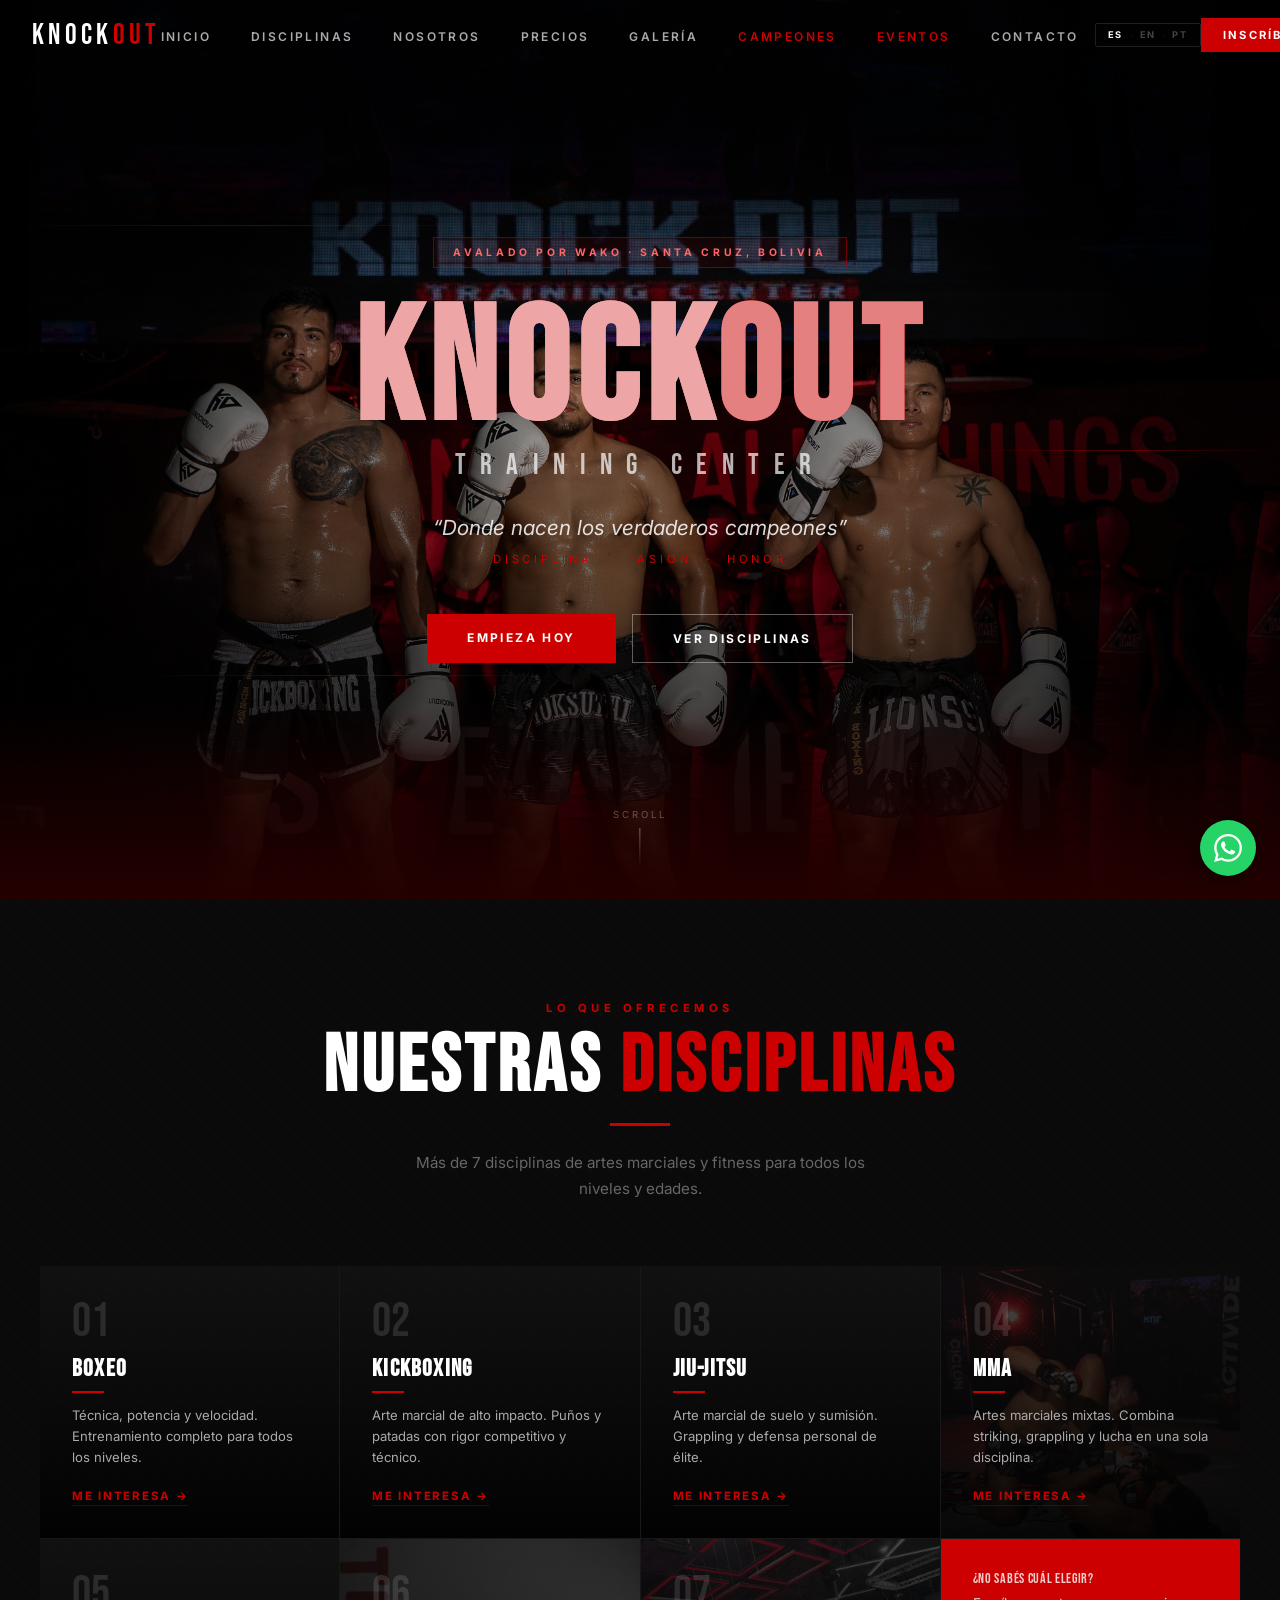
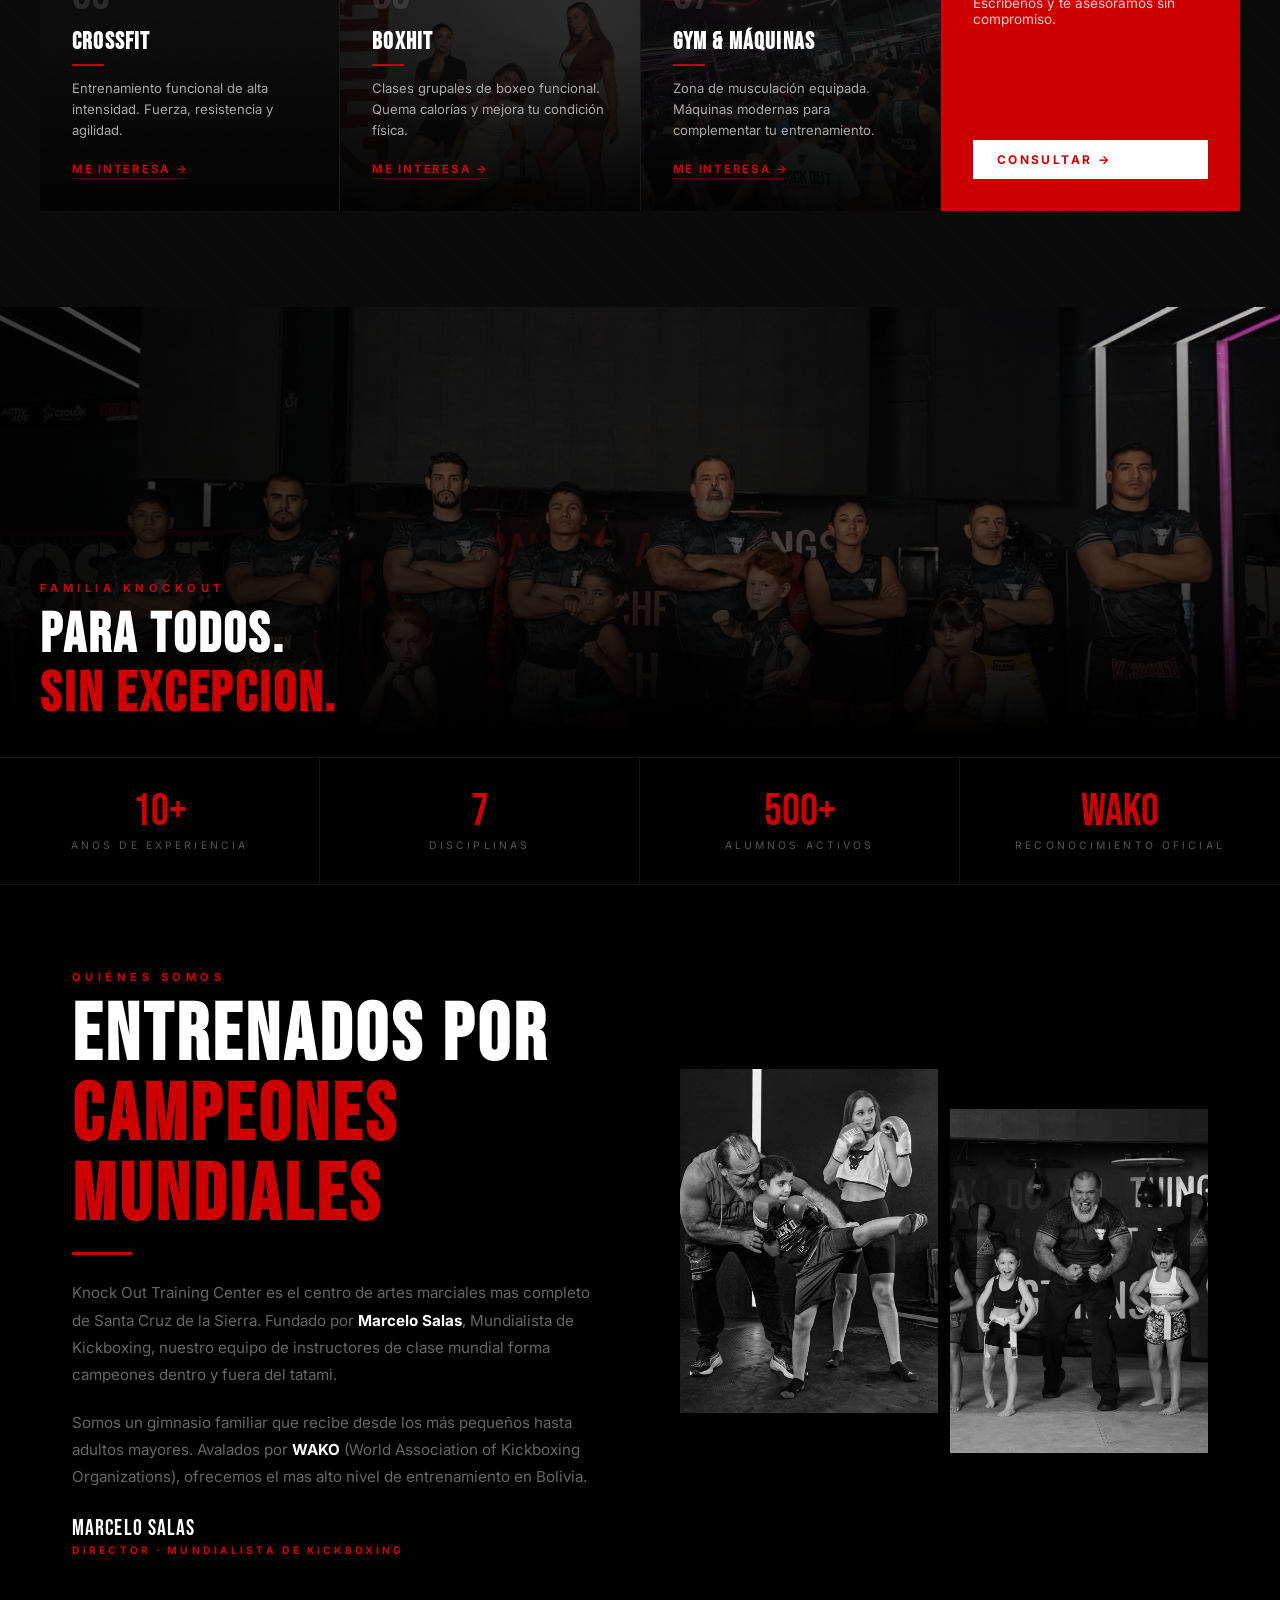
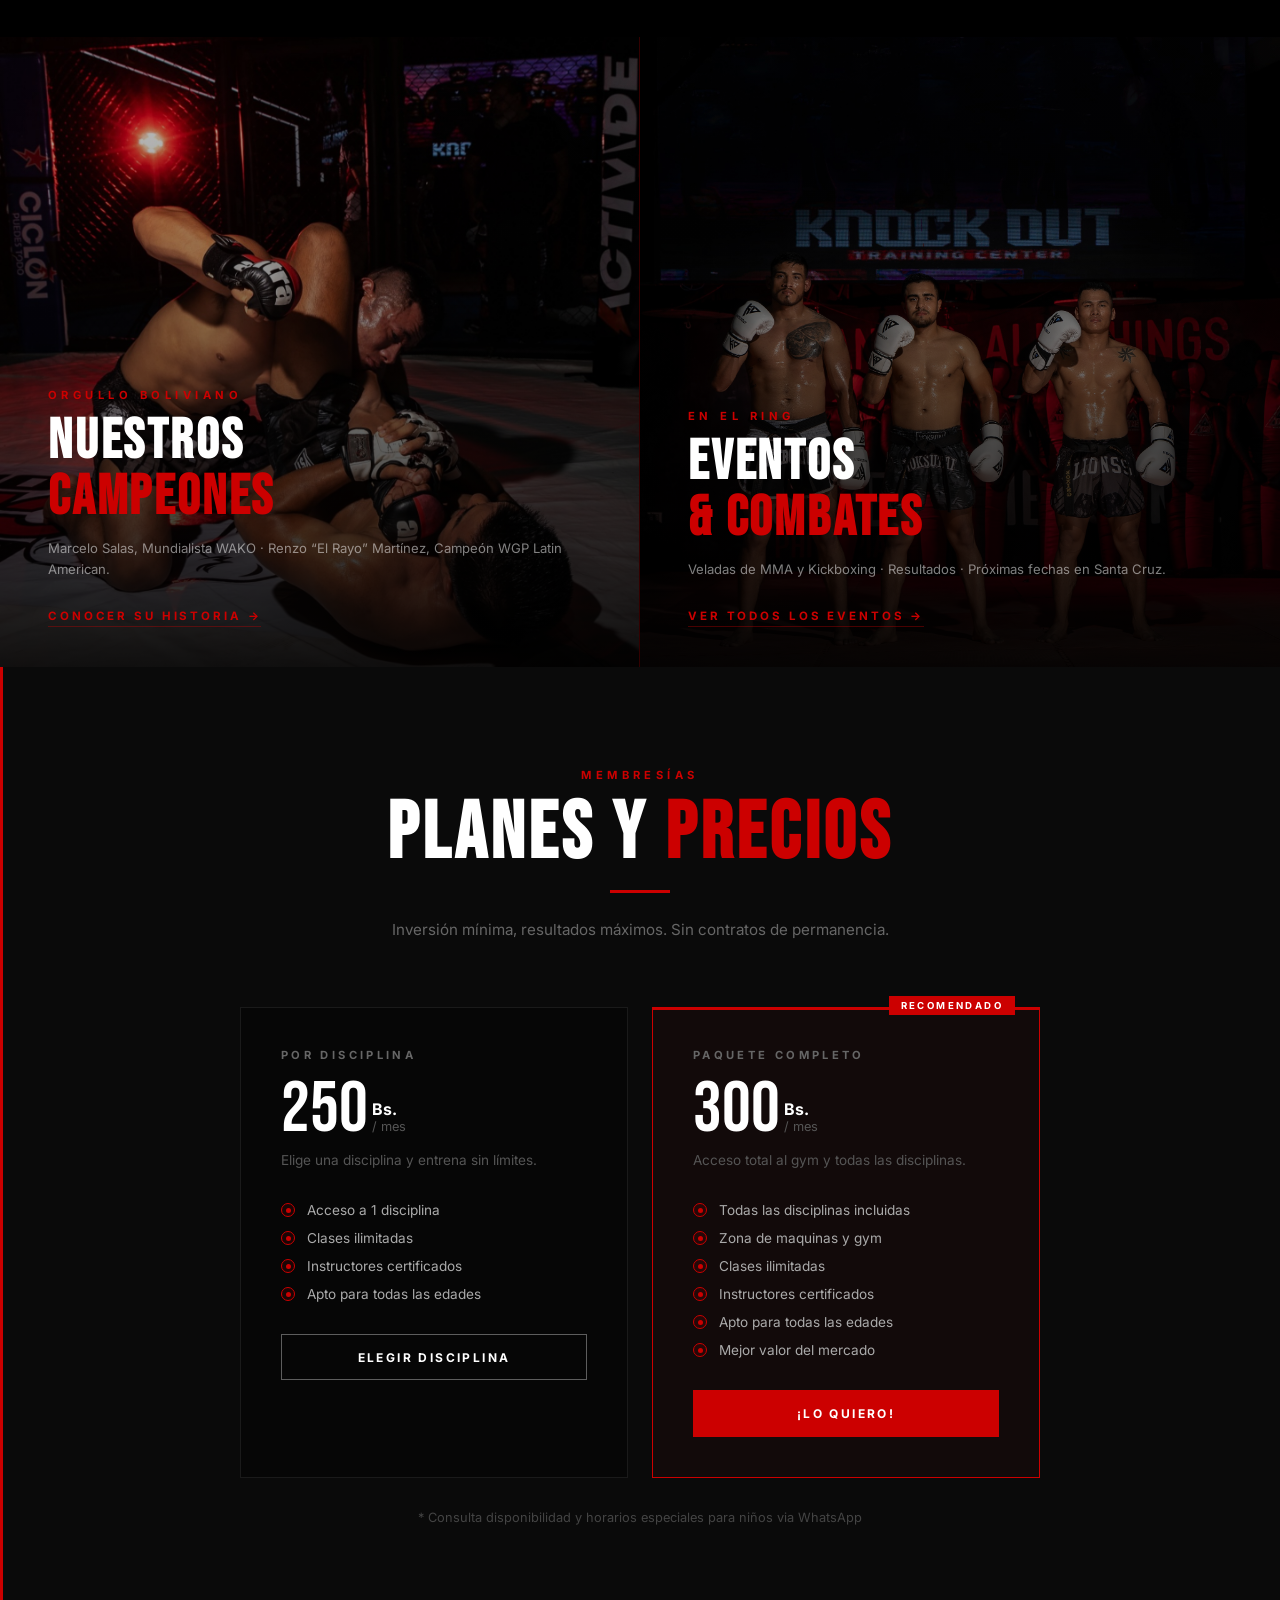
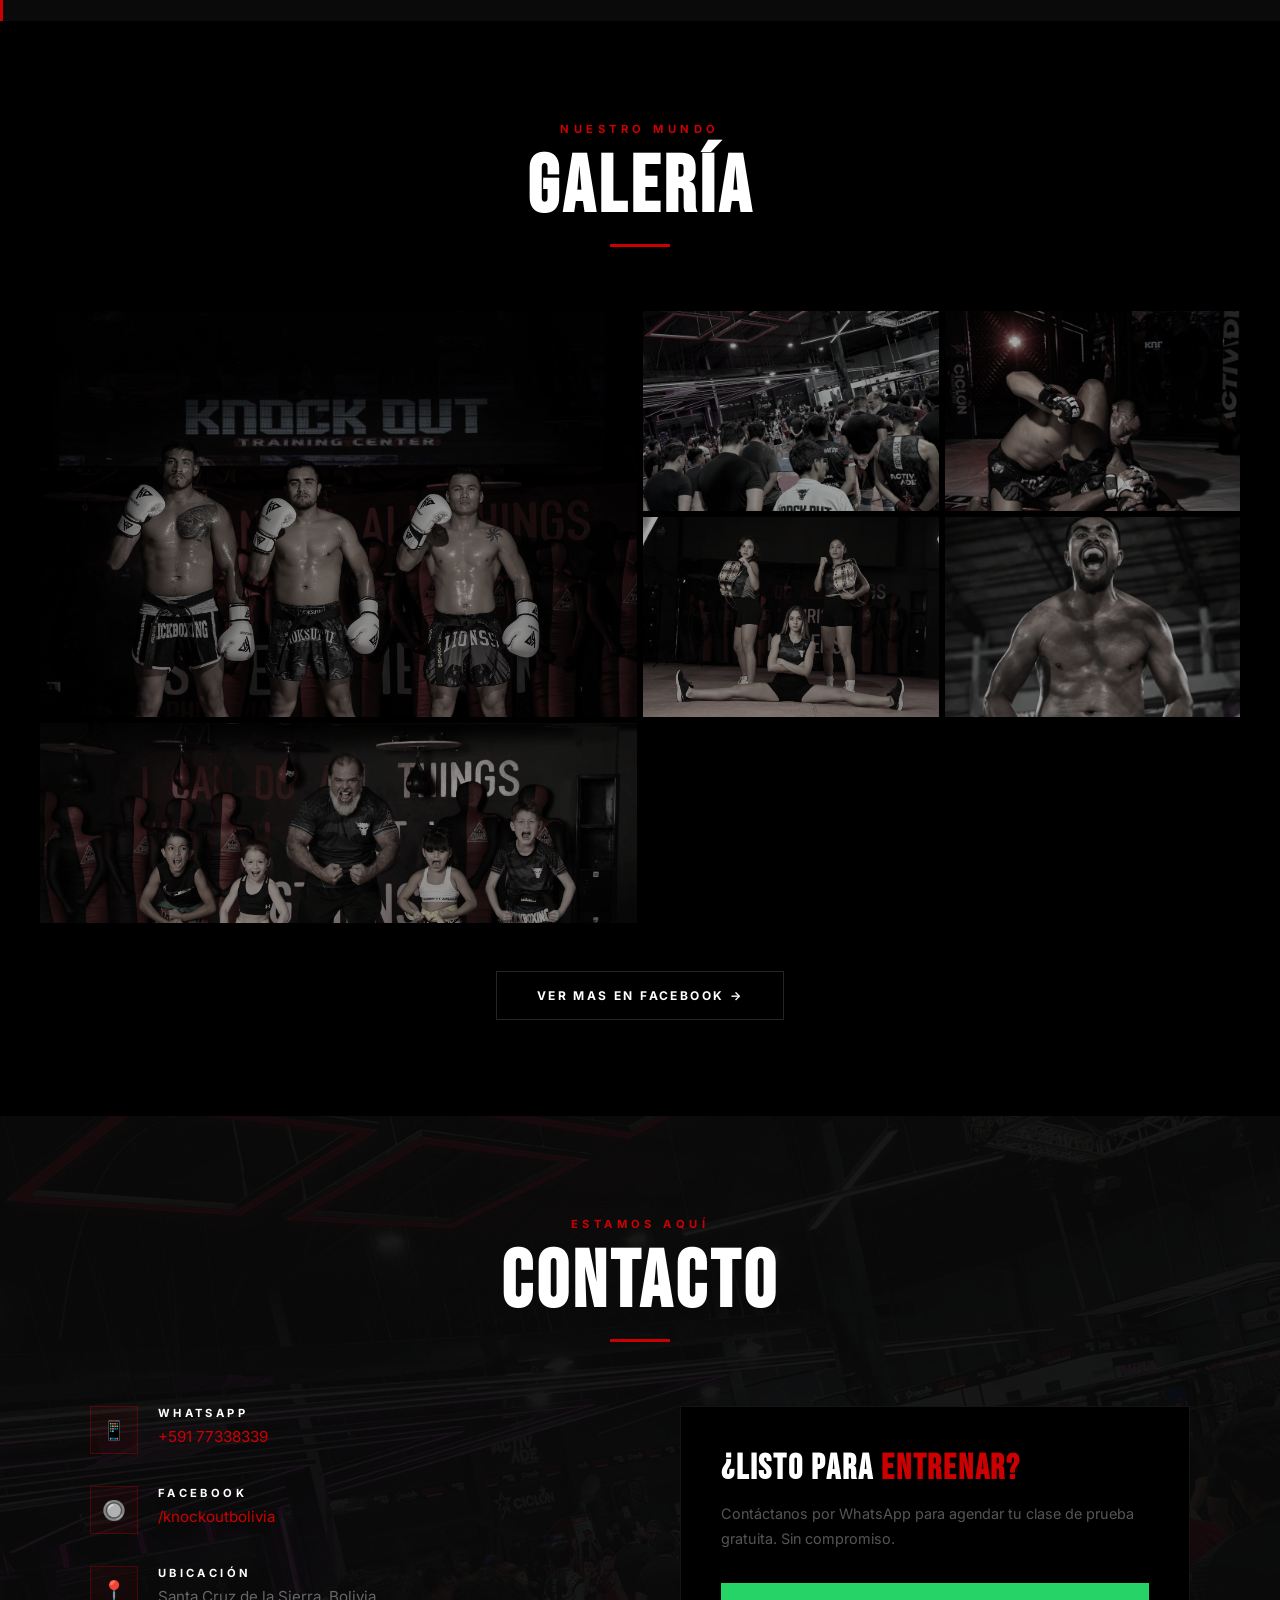
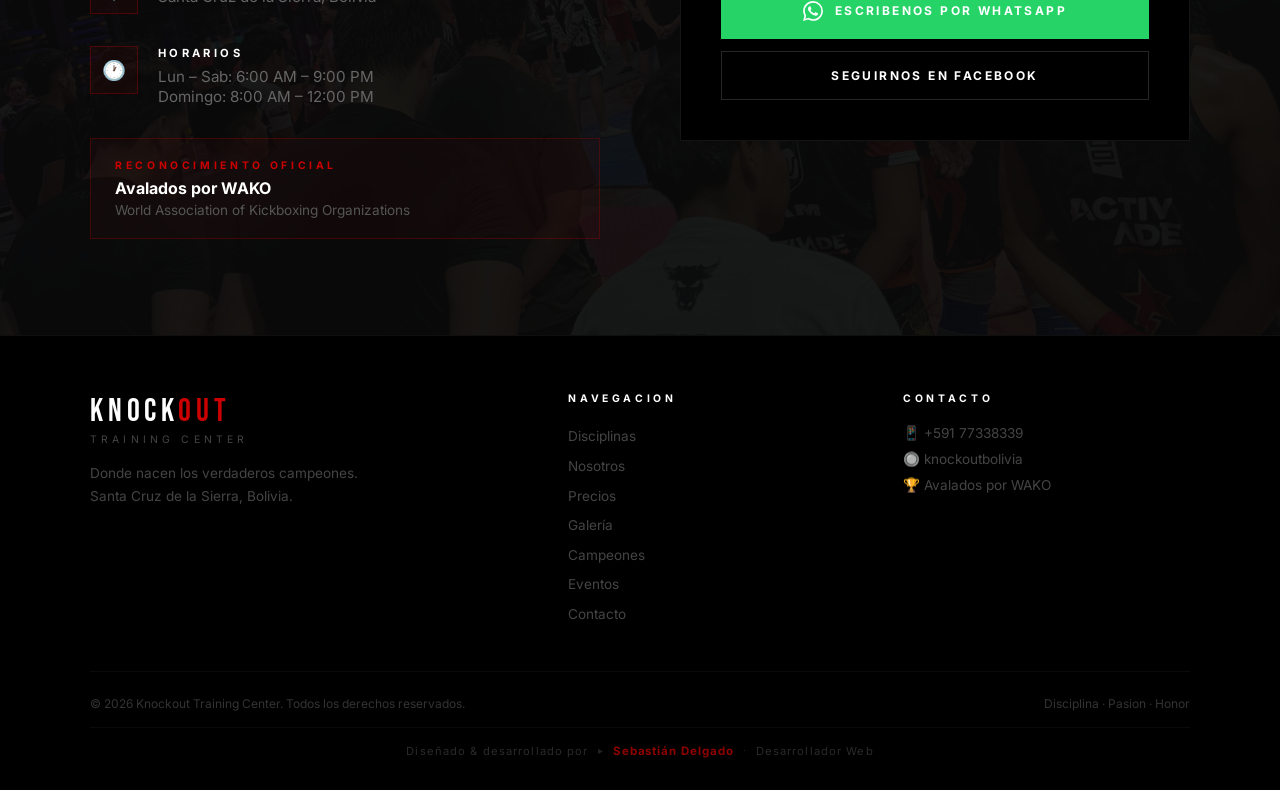
<file: index.html>
<!DOCTYPE html>
<html lang="es">
<head>
  <meta charset="UTF-8" />
  <meta name="viewport" content="width=device-width, initial-scale=1.0" />
  <title>Knockout Training Center | Santa Cruz, Bolivia</title>
  <meta name="description" content="Donde nacen los verdaderos campeones. Boxeo, Kickboxing, Jiu-Jitsu, MMA, Crossfit y mas. Santa Cruz de la Sierra, Bolivia." />
  <link rel="icon" type="image/x-icon" href="favicon.ico" />
  <link rel="icon" type="image/png" sizes="32x32" href="favicon-32x32.png" />
  <link rel="icon" type="image/png" sizes="16x16" href="favicon-16x16.png" />
  <link rel="apple-touch-icon" sizes="180x180" href="apple-touch-icon.png" />
  <link rel="manifest" href="site.webmanifest" />
  <link rel="stylesheet" href="style.css" />
  <link rel="stylesheet" href="i18n.css" />
</head>
<body>

  <!-- NAV -->
  <nav id="navbar">
    <a href="#inicio" class="nav-logo">KNOCK<span>OUT</span></a>
    <ul class="nav-links">
      <li><a href="#inicio" data-i18n="nav.inicio">Inicio</a></li>
      <li><a href="#disciplinas" data-i18n="nav.disciplinas">Disciplinas</a></li>
      <li><a href="#nosotros" data-i18n="nav.nosotros">Nosotros</a></li>
      <li><a href="#precios" data-i18n="nav.precios">Precios</a></li>
      <li><a href="#galeria" data-i18n="nav.galeria">Galer&iacute;a</a></li>
      <li><a href="campeones.html" style="color:#CC0000;" data-i18n="nav.campeones">Campeones</a></li>
      <li><a href="eventos.html" style="color:#CC0000;" data-i18n="nav.eventos">Eventos</a></li>
      <li><a href="#contacto" data-i18n="nav.contacto">Contacto</a></li>
    </ul>
    <div class="lang-switcher">
      <span class="lang-btn active" data-lang="es" onclick="setLanguage('es')">ES</span>
      <span class="lang-dot">·</span>
      <span class="lang-btn" data-lang="en" onclick="setLanguage('en')">EN</span>
      <span class="lang-dot">·</span>
      <span class="lang-btn" data-lang="pt" onclick="setLanguage('pt')">PT</span>
    </div>
    <a href="https://wa.me/59177338339" target="_blank" class="nav-cta" data-i18n="nav.cta">Inscribete</a>
    <button class="hamburger" id="hamburger" aria-label="Menu">
      <span></span><span></span><span></span>
    </button>
  </nav>

  <div class="mobile-menu" id="mobileMenu">
    <a href="#inicio"      onclick="closeMenu()" data-i18n="nav.inicio">Inicio</a>
    <a href="#disciplinas" onclick="closeMenu()" data-i18n="nav.disciplinas">Disciplinas</a>
    <a href="#nosotros"    onclick="closeMenu()" data-i18n="nav.nosotros">Nosotros</a>
    <a href="#precios"     onclick="closeMenu()" data-i18n="nav.precios">Precios</a>
    <a href="#galeria"       onclick="closeMenu()" data-i18n="nav.galeria">Galer&iacute;a</a>
    <a href="campeones.html" onclick="closeMenu()" style="color:#CC0000;" data-i18n="nav.campeones">Campeones</a>
    <a href="eventos.html"   onclick="closeMenu()" style="color:#CC0000;" data-i18n="nav.eventos">Eventos</a>
    <a href="#contacto"      onclick="closeMenu()" data-i18n="nav.contacto">Contacto</a>
    <div class="lang-switcher" style="margin:0.5rem auto;">
      <span class="lang-btn active" data-lang="es" onclick="setLanguage('es');closeMenu()">ES</span>
      <span class="lang-dot">·</span>
      <span class="lang-btn" data-lang="en" onclick="setLanguage('en');closeMenu()">EN</span>
      <span class="lang-dot">·</span>
      <span class="lang-btn" data-lang="pt" onclick="setLanguage('pt');closeMenu()">PT</span>
    </div>
    <a href="https://wa.me/59177338339" target="_blank" class="nav-cta" data-i18n="nav.cta.mobile">Inscribete ahora</a>
  </div>

  <!-- HERO -->
  <section id="inicio">
    <!-- hero.jpg: 3 fighters — centrar en torso/caras -->
    <div class="hero-slide active" style="background-image:url('img/hero.jpg'); background-position:center 40%;"></div>
    <!-- hero3.jpg: equipo familiar — subir para ver caras -->
    <div class="hero-slide" style="background-image:url('img/hero3.jpg'); background-position:center 15%;"></div>
    <!-- hero6.jpg: pelea MMA en suelo -->
    <div class="hero-slide" style="background-image:url('img/hero6.jpg'); background-position:center 20%;"></div>
    <!-- hero7.jpg: Marcelo con niños — ver caras -->
    <div class="hero-slide" style="background-image:url('img/hero7.jpg'); background-position:center 20%;"></div>
    <!-- atleta celebrando — cara clara, gran energía -->
    <div class="hero-slide" style="background-image:url('img/649079875_18098344721483743_6832600247538686092_n.jpg'); background-position:center 20%;"></div>

    <div class="hero-overlay"></div>
    <div class="hero-overlay-sides"></div>
    <div class="hero-red-glow"></div>
    <div class="hero-lines"><span></span><span></span><span></span></div>

    <div class="hero-content">
      <div class="hero-badge" data-i18n="hero.badge">Avalado por WAKO &middot; Santa Cruz, Bolivia</div>
      <h1 class="hero-title" data-text="KNOCKOUT">KNOCK<span class="red">OUT</span></h1>
      <p class="hero-subtitle" data-i18n="hero.subtitle">Training Center</p>
      <p class="hero-slogan" data-i18n="hero.slogan">"Donde nacen los verdaderos campeones"</p>
      <p class="hero-valores" data-i18n="hero.valores">Disciplina &nbsp;&middot;&nbsp; Pasion &nbsp;&middot;&nbsp; Honor</p>
      <div class="hero-btns">
        <a href="https://wa.me/59177338339" target="_blank" class="btn-primary" data-i18n="hero.btn1">Empieza hoy</a>
        <a href="#disciplinas" class="btn-outline" data-i18n="hero.btn2">Ver disciplinas</a>
      </div>
    </div>

    <div class="scroll-indicator">
      <span>Scroll</span>
      <div class="scroll-line"></div>
    </div>
  </section>

  <!-- DISCIPLINAS -->
  <section id="disciplinas">
    <div class="bg-pattern"></div>

    <div class="section-header reveal" style="position:relative;z-index:1;">
      <span class="section-tag" data-i18n="dis.tag">Lo que ofrecemos</span>
      <h2 class="section-title" data-i18n="dis.title">Nuestras <span class="red">Disciplinas</span></h2>
      <div class="divider"></div>
      <p class="desc" data-i18n="dis.desc">M&aacute;s de 7 disciplinas de artes marciales y fitness para todos los niveles y edades.</p>
    </div>

    <div class="disciplinas-grid">
      <div class="disciplina-card card-boxeo reveal stagger-1">
        <div class="card-content">
          <div class="card-num">01</div>
          <h3 class="card-name" data-i18n="dis.boxeo.name">Boxeo</h3>
          <div class="card-bar"></div>
          <p class="card-desc" data-i18n="dis.boxeo.desc">T&eacute;cnica, potencia y velocidad. Entrenamiento completo para todos los niveles.</p>
          <a href="https://wa.me/59177338339?text=Hola!%20Me%20interesa%20inscribirme%20en%20Boxeo%20en%20Knockout%20Training%20Center.%20%C2%BFPodr%C3%ADan%20darme%20m%C3%A1s%20informaci%C3%B3n%3F" target="_blank" class="card-wa-btn" data-i18n="dis.card.btn">Me interesa &rarr;</a>
        </div>
      </div>
      <div class="disciplina-card card-kickboxing reveal stagger-2">
        <div class="card-content">
          <div class="card-num">02</div>
          <h3 class="card-name" data-i18n="dis.kickboxing.name">Kickboxing</h3>
          <div class="card-bar"></div>
          <p class="card-desc" data-i18n="dis.kickboxing.desc">Arte marcial de alto impacto. Pu&ntilde;os y patadas con rigor competitivo y t&eacute;cnico.</p>
          <a href="https://wa.me/59177338339?text=Hola!%20Me%20interesa%20inscribirme%20en%20Kickboxing%20en%20Knockout%20Training%20Center.%20%C2%BFPodr%C3%ADan%20darme%20m%C3%A1s%20informaci%C3%B3n%3F" target="_blank" class="card-wa-btn" data-i18n="dis.card.btn">Me interesa &rarr;</a>
        </div>
      </div>
      <div class="disciplina-card card-jiujitsu reveal stagger-3">
        <div class="card-content">
          <div class="card-num">03</div>
          <h3 class="card-name" data-i18n="dis.jiujitsu.name">Jiu-Jitsu</h3>
          <div class="card-bar"></div>
          <p class="card-desc" data-i18n="dis.jiujitsu.desc">Arte marcial de suelo y sumisi&oacute;n. Grappling y defensa personal de &eacute;lite.</p>
          <a href="https://wa.me/59177338339?text=Hola!%20Me%20interesa%20inscribirme%20en%20Jiu-Jitsu%20en%20Knockout%20Training%20Center.%20%C2%BFPodr%C3%ADan%20darme%20m%C3%A1s%20informaci%C3%B3n%3F" target="_blank" class="card-wa-btn" data-i18n="dis.card.btn">Me interesa &rarr;</a>
        </div>
      </div>
      <div class="disciplina-card card-mma reveal stagger-4">
        <div class="card-content">
          <div class="card-num">04</div>
          <h3 class="card-name" data-i18n="dis.mma.name">MMA</h3>
          <div class="card-bar"></div>
          <p class="card-desc" data-i18n="dis.mma.desc">Artes marciales mixtas. Combina striking, grappling y lucha en una sola disciplina.</p>
          <a href="https://wa.me/59177338339?text=Hola!%20Me%20interesa%20inscribirme%20en%20MMA%20en%20Knockout%20Training%20Center.%20%C2%BFPodr%C3%ADan%20darme%20m%C3%A1s%20informaci%C3%B3n%3F" target="_blank" class="card-wa-btn" data-i18n="dis.card.btn">Me interesa &rarr;</a>
        </div>
      </div>
      <div class="disciplina-card card-crossfit reveal stagger-5">
        <div class="card-content">
          <div class="card-num">05</div>
          <h3 class="card-name" data-i18n="dis.crossfit.name">Crossfit</h3>
          <div class="card-bar"></div>
          <p class="card-desc" data-i18n="dis.crossfit.desc">Entrenamiento funcional de alta intensidad. Fuerza, resistencia y agilidad.</p>
          <a href="https://wa.me/59177338339?text=Hola!%20Me%20interesa%20inscribirme%20en%20Crossfit%20en%20Knockout%20Training%20Center.%20%C2%BFPodr%C3%ADan%20darme%20m%C3%A1s%20informaci%C3%B3n%3F" target="_blank" class="card-wa-btn" data-i18n="dis.card.btn">Me interesa &rarr;</a>
        </div>
      </div>
      <div class="disciplina-card card-boxhit reveal stagger-6">
        <div class="card-content">
          <div class="card-num">06</div>
          <h3 class="card-name" data-i18n="dis.boxhit.name">Boxhit</h3>
          <div class="card-bar"></div>
          <p class="card-desc" data-i18n="dis.boxhit.desc">Clases grupales de boxeo funcional. Quema calor&iacute;as y mejora tu condici&oacute;n f&iacute;sica.</p>
          <a href="https://wa.me/59177338339?text=Hola!%20Me%20interesa%20inscribirme%20en%20Boxhit%20en%20Knockout%20Training%20Center.%20%C2%BFPodr%C3%ADan%20darme%20m%C3%A1s%20informaci%C3%B3n%3F" target="_blank" class="card-wa-btn" data-i18n="dis.card.btn">Me interesa &rarr;</a>
        </div>
      </div>
      <div class="disciplina-card card-gym reveal stagger-7">
        <div class="card-content">
          <div class="card-num">07</div>
          <h3 class="card-name" data-i18n="dis.gym.name">Gym &amp; M&aacute;quinas</h3>
          <div class="card-bar"></div>
          <p class="card-desc" data-i18n="dis.gym.desc">Zona de musculaci&oacute;n equipada. M&aacute;quinas modernas para complementar tu entrenamiento.</p>
          <a href="https://wa.me/59177338339?text=Hola!%20Me%20interesa%20el%20Gym%20%26%20M%C3%A1quinas%20en%20Knockout%20Training%20Center.%20%C2%BFPodr%C3%ADan%20darme%20m%C3%A1s%20informaci%C3%B3n%3F" target="_blank" class="card-wa-btn" data-i18n="dis.card.btn">Me interesa &rarr;</a>
        </div>
      </div>
      <div class="card-cta reveal stagger-8">
        <div>
          <p class="card-cta-title" data-i18n="dis.cta.question">&iquest;No sabes cu&aacute;l elegir?</p>
          <p data-i18n="dis.cta.text">Escr&iacute;benos y te asesoramos sin compromiso.</p>
        </div>
        <a href="https://wa.me/59177338339?text=Hola!%20Quisiera%20m%C3%A1s%20informaci%C3%B3n%20sobre%20las%20disciplinas%20en%20Knockout%20Training%20Center." target="_blank" data-i18n="dis.cta.btn">CONSULTAR &rarr;</a>
      </div>
    </div>
  </section>

  <!-- NOSOTROS -->
  <section id="nosotros">
    <div class="team-photo">
      <div class="team-photo-bg"></div>
      <div class="team-photo-overlay"></div>
      <div class="team-photo-overlay-left"></div>
      <div class="team-photo-text reveal-left">
        <span class="section-tag" data-i18n="nos.family.tag">Familia Knockout</span>
        <h2 data-i18n="nos.family.title">Para todos.<br><span class="red">Sin excepcion.</span></h2>
      </div>
    </div>

    <div class="stats-bar">
      <div class="stat-item reveal stagger-1">
        <div class="stat-value" data-target="10" data-suffix="+">10+</div>
        <div class="stat-label" data-i18n="nos.stat1.label">Anos de experiencia</div>
      </div>
      <div class="stat-item reveal stagger-2">
        <div class="stat-value" data-target="7">7</div>
        <div class="stat-label" data-i18n="nos.stat2.label">Disciplinas</div>
      </div>
      <div class="stat-item reveal stagger-3">
        <div class="stat-value" data-target="500" data-suffix="+">500+</div>
        <div class="stat-label" data-i18n="nos.stat3.label">Alumnos activos</div>
      </div>
      <div class="stat-item reveal stagger-4">
        <div class="stat-value">WAKO</div>
        <div class="stat-label" data-i18n="nos.stat4.label">Reconocimiento oficial</div>
      </div>
    </div>

    <div class="nosotros-content">
      <div class="nosotros-text reveal-left">
        <span class="section-tag" data-i18n="nos.who.tag">Qui&eacute;nes somos</span>
        <h2 class="section-title" style="text-align:left;" data-i18n="nos.who.title">
          Entrenados por<br><span class="red">Campeones Mundiales</span>
        </h2>
        <div class="divider left"></div>
        <p data-i18n="nos.p1">Knock Out Training Center es el centro de artes marciales mas completo de Santa Cruz de la Sierra.
          Fundado por <strong>Marcelo Salas</strong>, Mundialista de Kickboxing, nuestro equipo de instructores
          de clase mundial forma campeones dentro y fuera del tatami.</p>
        <p data-i18n="nos.p2">Somos un gimnasio familiar que recibe desde los m&aacute;s peque&ntilde;os hasta adultos mayores.
          Avalados por <strong>WAKO</strong> (World Association of Kickboxing Organizations),
          ofrecemos el mas alto nivel de entrenamiento en Bolivia.</p>
        <div class="instructor-tag" style="margin-top:1.5rem;">
          <div class="name">Marcelo Salas</div>
          <div class="role" data-i18n="nos.instructor.role">Director &middot; Mundialista de Kickboxing</div>
        </div>
      </div>
      <div class="photo-grid reveal-right">
        <div class="photo-grid-item">
          <img src="img/hero5.jpg" alt="Clases personalizadas" />
        </div>
        <div class="photo-grid-item">
          <img src="img/hero7.jpg" alt="Clases para ni&ntilde;os" />
        </div>
      </div>
    </div>
  </section>

  <!-- TEASER: CAMPEONES + EVENTOS -->
  <section id="paginas-destacadas">

    <a href="campeones.html" class="pd-card">
      <div class="pd-card-bg" style="background-image:url('img/hero6.jpg'); background-position:center 20%;"></div>
      <div class="pd-card-overlay"></div>
      <div class="pd-card-content reveal-left">
        <span class="section-tag" data-i18n="teaser.champ.tag">Orgullo boliviano</span>
        <h2 class="pd-card-title" data-i18n="teaser.champ.title">Nuestros<br><span class="red">Campeones</span></h2>
        <p class="pd-card-desc" data-i18n="teaser.champ.desc">Marcelo Salas, Mundialista WAKO &middot; Renzo &ldquo;El Rayo&rdquo; Mart&iacute;nez, Campe&oacute;n WGP Latin American.</p>
        <span class="pd-card-cta" data-i18n="teaser.champ.cta">Conocer su historia &rarr;</span>
      </div>
    </a>

    <a href="eventos.html" class="pd-card">
      <div class="pd-card-bg" style="background-image:url('img/hero.jpg'); background-position:center 40%;"></div>
      <div class="pd-card-overlay pd-card-overlay--eventos"></div>
      <div class="pd-card-content reveal-right">
        <span class="section-tag" data-i18n="teaser.ev.tag">En el ring</span>
        <h2 class="pd-card-title" data-i18n="teaser.ev.title">Eventos<br><span class="red">&amp; Combates</span></h2>
        <p class="pd-card-desc" data-i18n="teaser.ev.desc">Veladas de MMA y Kickboxing &middot; Resultados &middot; Pr&oacute;ximas fechas en Santa Cruz.</p>
        <span class="pd-card-cta" data-i18n="teaser.ev.cta">Ver todos los eventos &rarr;</span>
      </div>
    </a>

  </section>

  <!-- PRECIOS -->
  <section id="precios">
    <div class="section-header reveal" style="position:relative;z-index:1;">
      <span class="section-tag" data-i18n="pre.tag">Membres&iacute;as</span>
      <h2 class="section-title" data-i18n="pre.title">Planes y <span class="red">Precios</span></h2>
      <div class="divider"></div>
      <p class="desc" data-i18n="pre.desc">Inversi&oacute;n m&iacute;nima, resultados m&aacute;ximos. Sin contratos de permanencia.</p>
    </div>

    <div class="precios-grid">
      <div class="precio-card reveal-left">
        <p class="plan-name" data-i18n="pre.p1.name">Por Disciplina</p>
        <div class="precio-amount">
          <span class="precio-num">250</span>
          <div>
            <span class="precio-currency">Bs.</span>
            <span class="precio-period">/ mes</span>
          </div>
        </div>
        <p class="plan-desc" data-i18n="pre.p1.desc">Elige una disciplina y entrena sin l&iacute;mites.</p>
        <ul class="plan-features">
          <li><span class="feature-dot"></span> <span data-i18n="pre.p1.f1">Acceso a 1 disciplina</span></li>
          <li><span class="feature-dot"></span> <span data-i18n="pre.p1.f2">Clases ilimitadas</span></li>
          <li><span class="feature-dot"></span> <span data-i18n="pre.p1.f3">Instructores certificados</span></li>
          <li><span class="feature-dot"></span> <span data-i18n="pre.p1.f4">Apto para todas las edades</span></li>
        </ul>
        <a href="https://wa.me/59177338339" target="_blank" class="btn-outline" style="display:block;text-align:center;padding:0.9rem;" data-i18n="pre.p1.btn">
          Elegir disciplina
        </a>
      </div>
      <div class="precio-card featured reveal-right">
        <span class="badge-recommended" data-i18n="pre.p2.badge">Recomendado</span>
        <p class="plan-name" data-i18n="pre.p2.name">Paquete Completo</p>
        <div class="precio-amount">
          <span class="precio-num">300</span>
          <div>
            <span class="precio-currency">Bs.</span>
            <span class="precio-period">/ mes</span>
          </div>
        </div>
        <p class="plan-desc" data-i18n="pre.p2.desc">Acceso total al gym y todas las disciplinas.</p>
        <ul class="plan-features">
          <li><span class="feature-dot"></span> <span data-i18n="pre.p2.f1">Todas las disciplinas incluidas</span></li>
          <li><span class="feature-dot"></span> <span data-i18n="pre.p2.f2">Zona de maquinas y gym</span></li>
          <li><span class="feature-dot"></span> <span data-i18n="pre.p2.f3">Clases ilimitadas</span></li>
          <li><span class="feature-dot"></span> <span data-i18n="pre.p2.f4">Instructores certificados</span></li>
          <li><span class="feature-dot"></span> <span data-i18n="pre.p2.f5">Apto para todas las edades</span></li>
          <li><span class="feature-dot"></span> <span data-i18n="pre.p2.f6">Mejor valor del mercado</span></li>
        </ul>
        <a href="https://wa.me/59177338339" target="_blank" class="btn-primary" style="display:block;text-align:center;" data-i18n="pre.p2.btn">
          &iexcl;Lo quiero!
        </a>
      </div>
    </div>
    <p class="precios-note" data-i18n="pre.note">* Consulta disponibilidad y horarios especiales para ni&ntilde;os via WhatsApp</p>
  </section>

  <!-- GALERIA -->
  <section id="galeria">
    <div class="section-header reveal">
      <span class="section-tag" data-i18n="gal.tag">Nuestro Mundo</span>
      <h2 class="section-title" data-i18n="gal.title">Galer&iacute;a</h2>
      <div class="divider"></div>
    </div>

    <div class="galeria-grid">
      <div class="galeria-item g-span-2-2 reveal stagger-1">
        <img src="img/hero.jpg" alt="Fighters Knockout Training Center" style="object-position:center 40%;" />
      </div>
      <div class="galeria-item reveal stagger-2">
        <img src="img/hero4.jpg" alt="Interior del gym" style="object-position:center center;" />
      </div>
      <div class="galeria-item reveal stagger-3">
        <img src="img/hero6.jpg" alt="Pelea MMA" style="object-position:center 20%;" />
      </div>
      <div class="galeria-item reveal stagger-4">
        <img src="img/481131302_1173176930841762_5050300190018720198_n.jpg" alt="Campeonas Knockout Training Center" style="object-position:center 20%;" />
      </div>
      <div class="galeria-item reveal stagger-5">
        <img src="img/649079875_18098344721483743_6832600247538686092_n.jpg" alt="Atleta en competencia" style="object-position:center 25%;" />
      </div>
      <div class="galeria-item g-span-1-2 reveal stagger-6">
        <img src="img/hero7.jpg" alt="Clases para ni&ntilde;os" style="object-position:center 20%;" />
      </div>
    </div>

    <div class="galeria-fb reveal">
      <a href="https://www.facebook.com/knockoutbolivia" target="_blank" class="btn-ghost">
        Ver mas en Facebook &rarr;
      </a>
    </div>
  </section>

  <!-- CONTACTO -->
  <section id="contacto">
    <div class="contacto-bg"></div>
    <div class="contacto-inner">
      <div class="section-header reveal">
        <span class="section-tag" data-i18n="con.tag">Estamos aqu&iacute;</span>
        <h2 class="section-title" data-i18n="con.title">Contacto</h2>
        <div class="divider"></div>
      </div>
      <div class="contacto-grid">
        <div class="contacto-info reveal-left">
          <div class="info-item">
            <div class="info-icon">&#128241;</div>
            <div>
              <p class="info-label" data-i18n="con.wp.label">WhatsApp</p>
              <a href="https://wa.me/59177338339" class="info-value">+591 77338339</a>
            </div>
          </div>
          <div class="info-item">
            <div class="info-icon">&#128280;</div>
            <div>
              <p class="info-label" data-i18n="con.fb.label">Facebook</p>
              <a href="https://www.facebook.com/knockoutbolivia" target="_blank" class="info-value">/knockoutbolivia</a>
            </div>
          </div>
          <div class="info-item">
            <div class="info-icon">&#128205;</div>
            <div>
              <p class="info-label" data-i18n="con.loc.label">Ubicaci&oacute;n</p>
              <span class="info-value plain" data-i18n="con.loc.val">Santa Cruz de la Sierra, Bolivia</span>
            </div>
          </div>
          <div class="info-item">
            <div class="info-icon">&#128336;</div>
            <div>
              <p class="info-label" data-i18n="con.hrs.label">Horarios</p>
              <span class="info-value plain" data-i18n="con.hrs.v1">Lun &ndash; Sab: 6:00 AM &ndash; 9:00 PM</span><br>
              <span class="info-value plain" data-i18n="con.hrs.v2">Domingo: 8:00 AM &ndash; 12:00 PM</span>
            </div>
          </div>
          <div class="wako-box">
            <p class="tag" data-i18n="con.wako.tag">Reconocimiento oficial</p>
            <p class="name" data-i18n="con.wako.name">Avalados por WAKO</p>
            <p class="sub" data-i18n="con.wako.sub">World Association of Kickboxing Organizations</p>
          </div>
        </div>

        <div class="contacto-cta-card reveal-right">
          <h3 data-i18n="con.cta.title">&iquest;Listo para <span class="red">entrenar?</span></h3>
          <p data-i18n="con.cta.desc">Cont&aacute;ctanos por WhatsApp para agendar tu clase de prueba gratuita. Sin compromiso.</p>
          <a href="https://wa.me/59177338339?text=Hola!%20Me%20gustar%C3%ADa%20informaci%C3%B3n%20sobre%20las%20clases%20en%20Knockout%20Training%20Center"
             target="_blank" class="btn-whatsapp">
            <svg viewBox="0 0 24 24"><path d="M17.472 14.382c-.297-.149-1.758-.867-2.03-.967-.273-.099-.471-.148-.67.15-.197.297-.767.966-.94 1.164-.173.199-.347.223-.644.075-.297-.15-1.255-.463-2.39-1.475-.883-.788-1.48-1.761-1.653-2.059-.173-.297-.018-.458.13-.606.134-.133.298-.347.446-.52.149-.174.198-.298.298-.497.099-.198.05-.371-.025-.52-.075-.149-.669-1.612-.916-2.207-.242-.579-.487-.5-.669-.51-.173-.008-.371-.01-.57-.01-.198 0-.52.074-.792.372-.272.297-1.04 1.016-1.04 2.479 0 1.462 1.065 2.875 1.213 3.074.149.198 2.096 3.2 5.077 4.487.709.306 1.262.489 1.694.625.712.227 1.36.195 1.871.118.571-.085 1.758-.719 2.006-1.413.248-.694.248-1.289.173-1.413-.074-.124-.272-.198-.57-.347m-5.421 7.403h-.004a9.87 9.87 0 01-5.031-1.378l-.361-.214-3.741.982.998-3.648-.235-.374a9.86 9.86 0 01-1.51-5.26c.001-5.45 4.436-9.884 9.888-9.884 2.64 0 5.122 1.03 6.988 2.898a9.825 9.825 0 012.893 6.994c-.003 5.45-4.437 9.884-9.885 9.884m8.413-18.297A11.815 11.815 0 0012.05 0C5.495 0 .16 5.335.157 11.892c0 2.096.547 4.142 1.588 5.945L.057 24l6.305-1.654a11.882 11.882 0 005.683 1.448h.005c6.554 0 11.89-5.335 11.893-11.893a11.821 11.821 0 00-3.48-8.413z"/></svg>
            <span data-i18n="con.cta.wa">Escribenos por WhatsApp</span>
          </a>
          <a href="https://www.facebook.com/knockoutbolivia" target="_blank" class="btn-fb" data-i18n="con.cta.fb">
            Seguirnos en Facebook
          </a>
        </div>
      </div>
    </div>
  </section>

  <!-- FOOTER -->
  <footer>
    <div class="footer-grid">
      <div class="footer-brand">
        <div class="footer-brand-name">KNOCK<span class="red">OUT</span></div>
        <div class="footer-brand-sub">Training Center</div>
        <p data-i18n="foot.slogan">Donde nacen los verdaderos campeones.<br>Santa Cruz de la Sierra, Bolivia.</p>
      </div>
      <div>
        <p class="footer-col-title" data-i18n="foot.nav">Navegacion</p>
        <ul class="footer-links">
          <li><a href="#disciplinas">Disciplinas</a></li>
          <li><a href="#nosotros">Nosotros</a></li>
          <li><a href="#precios">Precios</a></li>
          <li><a href="#galeria">Galer&iacute;a</a></li>
          <li><a href="campeones.html">Campeones</a></li>
          <li><a href="eventos.html">Eventos</a></li>
          <li><a href="#contacto">Contacto</a></li>
        </ul>
      </div>
      <div>
        <p class="footer-col-title" data-i18n="foot.contact">Contacto</p>
        <div class="footer-contact-items">
          <a href="https://wa.me/59177338339">&#128241; +591 77338339</a>
          <a href="https://www.facebook.com/knockoutbolivia" target="_blank">&#128280; knockoutbolivia</a>
          <span>&#127942; Avalados por WAKO</span>
        </div>
      </div>
    </div>
    <div class="footer-bottom">
      <p data-i18n="foot.copy">&copy; 2026 Knockout Training Center. Todos los derechos reservados.</p>
      <p data-i18n="foot.values">Disciplina &middot; Pasion &middot; Honor</p>
    </div>
    <div class="footer-dev">
      <span class="footer-dev-text">Dise&ntilde;ado &amp; desarrollado por</span>
      <span class="footer-dev-dot">&#9656;</span>
      <a href="https://sebastian-delgado.netlify.app/" target="_blank" rel="noopener noreferrer" class="footer-dev-name">Sebasti&aacute;n Delgado</a>
      <span class="footer-dev-dot">&middot;</span>
      <span class="footer-dev-text">Desarrollador Web</span>
    </div>
  </footer>

  <script src="i18n.js"></script>

  <!-- WhatsApp float -->
  <a href="https://wa.me/59177338339?text=Hola!%20Me%20gustar%C3%ADa%20informaci%C3%B3n%20sobre%20las%20clases%20en%20Knockout%20Training%20Center"
     target="_blank" class="wa-float" aria-label="WhatsApp">
    <svg viewBox="0 0 24 24"><path d="M17.472 14.382c-.297-.149-1.758-.867-2.03-.967-.273-.099-.471-.148-.67.15-.197.297-.767.966-.94 1.164-.173.199-.347.223-.644.075-.297-.15-1.255-.463-2.39-1.475-.883-.788-1.48-1.761-1.653-2.059-.173-.297-.018-.458.13-.606.134-.133.298-.347.446-.52.149-.174.198-.298.298-.497.099-.198.05-.371-.025-.52-.075-.149-.669-1.612-.916-2.207-.242-.579-.487-.5-.669-.51-.173-.008-.371-.01-.57-.01-.198 0-.52.074-.792.372-.272.297-1.04 1.016-1.04 2.479 0 1.462 1.065 2.875 1.213 3.074.149.198 2.096 3.2 5.077 4.487.709.306 1.262.489 1.694.625.712.227 1.36.195 1.871.118.571-.085 1.758-.719 2.006-1.413.248-.694.248-1.289.173-1.413-.074-.124-.272-.198-.57-.347m-5.421 7.403h-.004a9.87 9.87 0 01-5.031-1.378l-.361-.214-3.741.982.998-3.648-.235-.374a9.86 9.86 0 01-1.51-5.26c.001-5.45 4.436-9.884 9.888-9.884 2.64 0 5.122 1.03 6.988 2.898a9.825 9.825 0 012.893 6.994c-.003 5.45-4.437 9.884-9.885 9.884m8.413-18.297A11.815 11.815 0 0012.05 0C5.495 0 .16 5.335.157 11.892c0 2.096.547 4.142 1.588 5.945L.057 24l6.305-1.654a11.882 11.882 0 005.683 1.448h.005c6.554 0 11.89-5.335 11.893-11.893a11.821 11.821 0 00-3.48-8.413z"/></svg>
  </a>

  <script>
    /* ── Navbar scroll ── */
    const navbar = document.getElementById('navbar');
    window.addEventListener('scroll', () => {
      navbar.classList.toggle('scrolled', window.scrollY > 60);
    });

    /* ── Mobile menu ── */
    const hamburger = document.getElementById('hamburger');
    const mobileMenu = document.getElementById('mobileMenu');
    hamburger.addEventListener('click', () => {
      hamburger.classList.toggle('open');
      mobileMenu.classList.toggle('open');
    });
    function closeMenu() {
      hamburger.classList.remove('open');
      mobileMenu.classList.remove('open');
    }

    /* ── Hero slideshow ── */
    const slides = document.querySelectorAll('.hero-slide');
    let currentSlide = 0;
    setInterval(() => {
      slides[currentSlide].classList.remove('active');
      currentSlide = (currentSlide + 1) % slides.length;
      slides[currentSlide].classList.add('active');
    }, 4500);

    /* ── Scroll reveal con IntersectionObserver ── */
    const revealEls = document.querySelectorAll('.reveal, .reveal-left, .reveal-right');
    const revealObserver = new IntersectionObserver((entries) => {
      entries.forEach(entry => {
        if (entry.isIntersecting) {
          entry.target.classList.add('visible');
          revealObserver.unobserve(entry.target);
        }
      });
    }, { threshold: 0.12 });
    revealEls.forEach(el => revealObserver.observe(el));

    /* ── Contadores animados ── */
    function animateCounter(el) {
      const target = parseInt(el.dataset.target);
      const suffix = el.dataset.suffix || '';
      if (isNaN(target)) return;
      let count = 0;
      const duration = 1200;
      const step = target / (duration / 16);
      const timer = setInterval(() => {
        count += step;
        if (count >= target) {
          count = target;
          clearInterval(timer);
        }
        el.textContent = Math.floor(count) + suffix;
      }, 16);
    }

    const counterObserver = new IntersectionObserver((entries) => {
      entries.forEach(entry => {
        if (entry.isIntersecting) {
          animateCounter(entry.target);
          counterObserver.unobserve(entry.target);
        }
      });
    }, { threshold: 0.5 });

    document.querySelectorAll('.stat-value[data-target]').forEach(el => {
      counterObserver.observe(el);
    });

    /* ── Parallax suave en hero ── */
    window.addEventListener('scroll', () => {
      const scrollY = window.scrollY;
      document.querySelectorAll('.hero-slide').forEach(slide => {
        slide.style.transform = `translateY(${scrollY * 0.3}px)`;
      });
    }, { passive: true });
  </script>

</body>
</html>
</file>
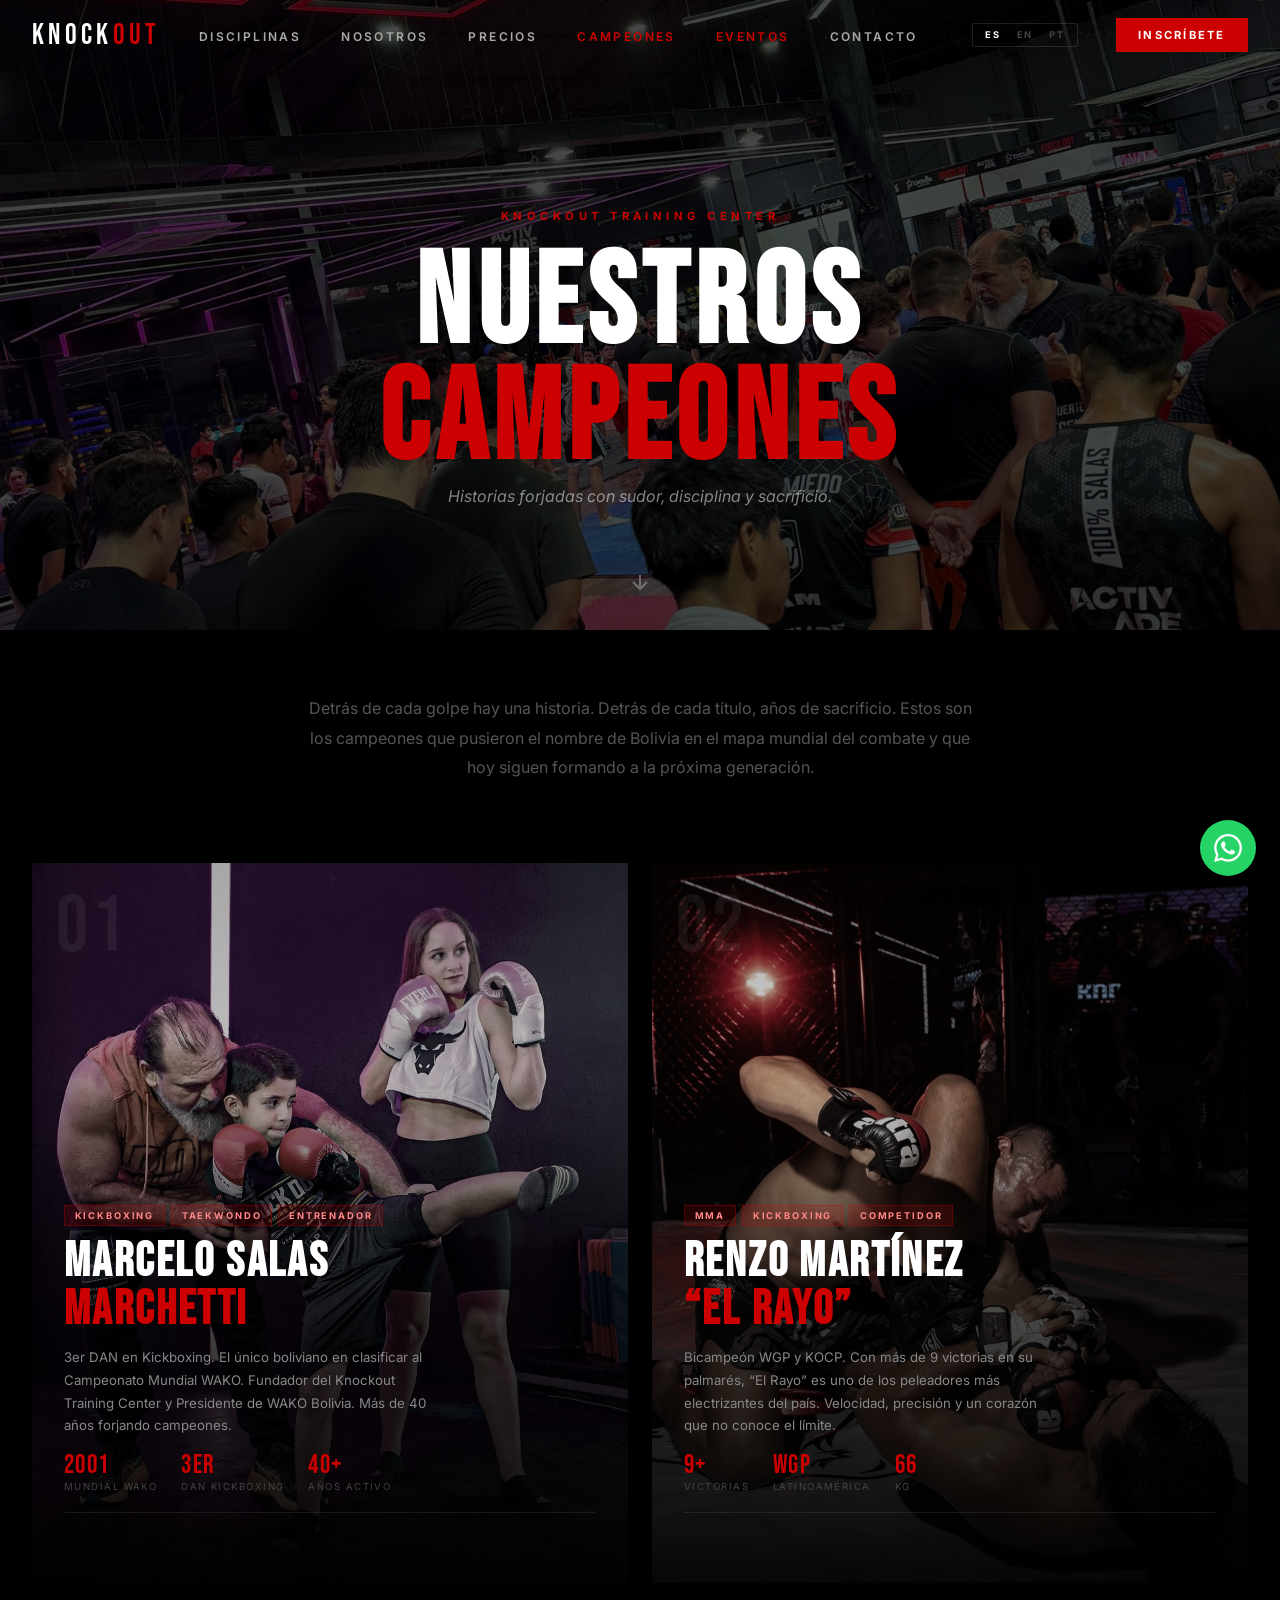
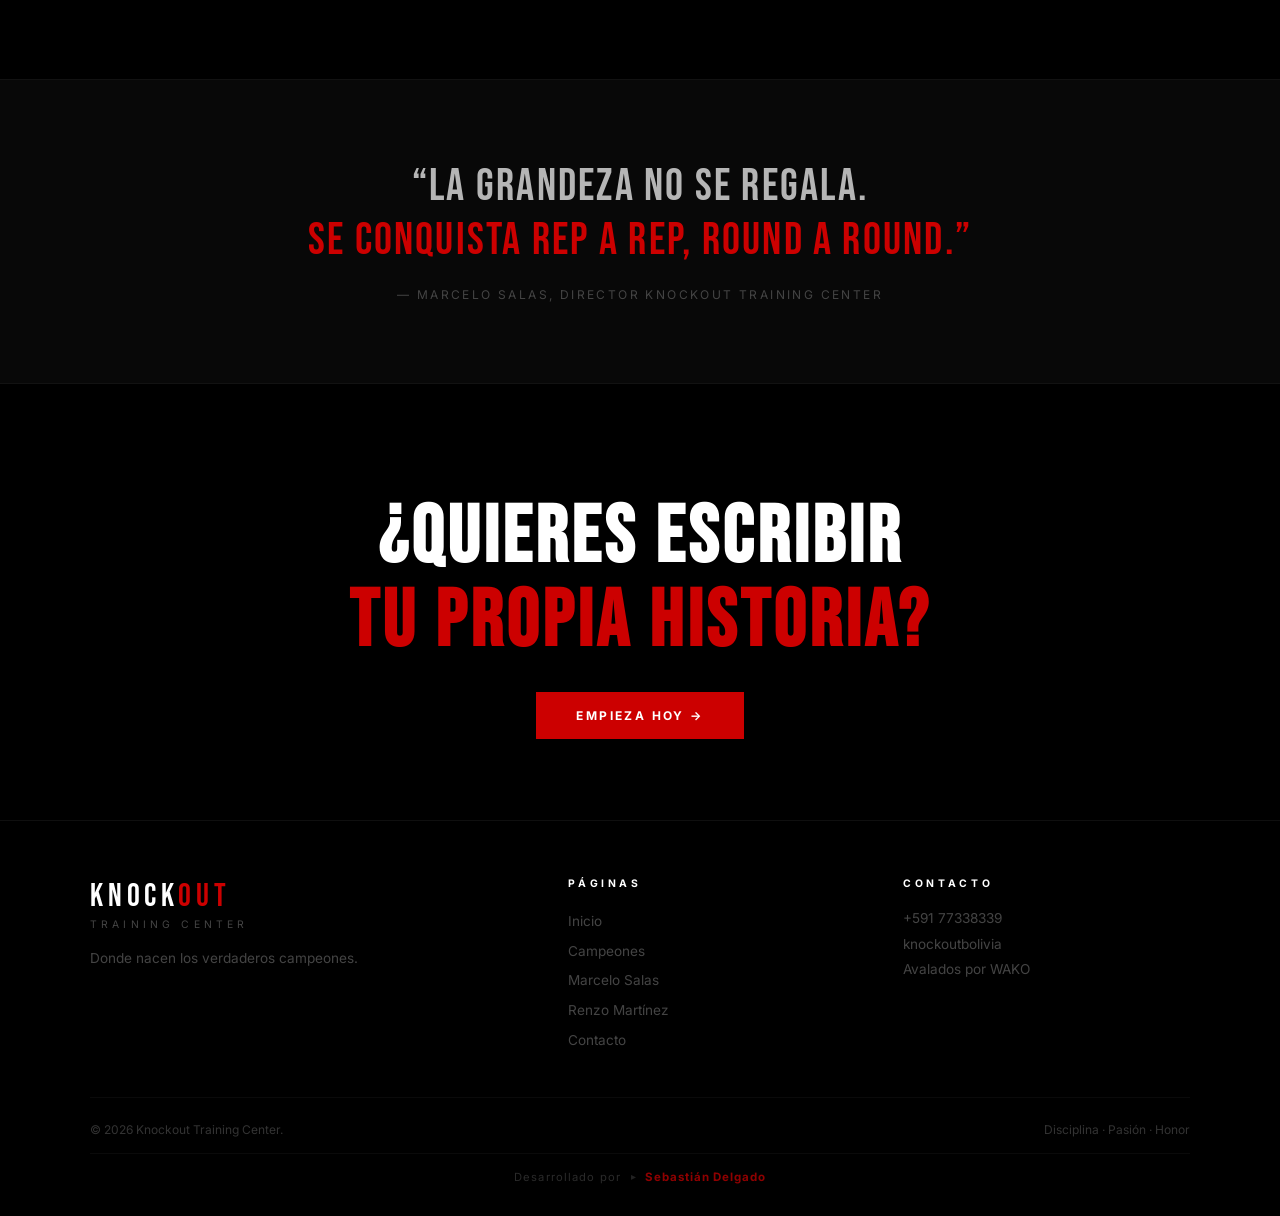
<file: campeones.html>
<!DOCTYPE html>
<html lang="es">
<head>
  <meta charset="UTF-8" />
  <meta name="viewport" content="width=device-width, initial-scale=1.0" />
  <title>Nuestros Campeones | Knockout Training Center</title>
  <link rel="icon" type="image/x-icon" href="favicon.ico" />
  <link rel="stylesheet" href="style.css" />
  <link rel="stylesheet" href="campeon.css" />
  <link rel="stylesheet" href="i18n.css" />
</head>
<body>

  <nav id="navbar">
    <a href="index.html" class="nav-logo">KNOCK<span>OUT</span></a>
    <ul class="nav-links">
      <li><a href="index.html#disciplinas" data-i18n="nav.disciplinas">Disciplinas</a></li>
      <li><a href="index.html#nosotros" data-i18n="nav.nosotros">Nosotros</a></li>
      <li><a href="index.html#precios" data-i18n="nav.precios">Precios</a></li>
      <li><a href="campeones.html" style="color:#CC0000;" data-i18n="nav.campeones">Campeones</a></li>
      <li><a href="eventos.html" style="color:#CC0000;" data-i18n="nav.eventos">Eventos</a></li>
      <li><a href="index.html#contacto" data-i18n="nav.contacto">Contacto</a></li>
    </ul>
    <div class="lang-switcher">
      <span class="lang-btn active" data-lang="es" onclick="setLanguage('es')">ES</span>
      <span class="lang-dot">·</span>
      <span class="lang-btn" data-lang="en" onclick="setLanguage('en')">EN</span>
      <span class="lang-dot">·</span>
      <span class="lang-btn" data-lang="pt" onclick="setLanguage('pt')">PT</span>
    </div>
    <a href="https://wa.me/59177338339" target="_blank" class="nav-cta" data-i18n="nav.cta">Inscr&iacute;bete</a>
    <button class="hamburger" id="hamburger"><span></span><span></span><span></span></button>
  </nav>
  <div class="mobile-menu" id="mobileMenu">
    <a href="index.html"             onclick="closeMenu()" data-i18n="nav.inicio">Inicio</a>
    <a href="index.html#disciplinas" onclick="closeMenu()" data-i18n="nav.disciplinas">Disciplinas</a>
    <a href="index.html#nosotros"    onclick="closeMenu()" data-i18n="nav.nosotros">Nosotros</a>
    <a href="index.html#precios"     onclick="closeMenu()" data-i18n="nav.precios">Precios</a>
    <a href="campeones.html"         onclick="closeMenu()" style="color:#CC0000;" data-i18n="nav.campeones">Campeones</a>
    <a href="eventos.html"           onclick="closeMenu()" style="color:#CC0000;" data-i18n="nav.eventos">Eventos</a>
    <a href="index.html#contacto"    onclick="closeMenu()" data-i18n="nav.contacto">Contacto</a>
    <div class="lang-switcher" style="margin:0.5rem auto;">
      <span class="lang-btn active" data-lang="es" onclick="setLanguage('es');closeMenu()">ES</span>
      <span class="lang-dot">·</span>
      <span class="lang-btn" data-lang="en" onclick="setLanguage('en');closeMenu()">EN</span>
      <span class="lang-dot">·</span>
      <span class="lang-btn" data-lang="pt" onclick="setLanguage('pt');closeMenu()">PT</span>
    </div>
  </div>

  <!-- HERO -->
  <section class="gc-hero">
    <div class="gc-hero-bg" style="background-image:url('img/hero4.jpg');"></div>
    <div class="gc-hero-overlay"></div>
    <div class="gc-hero-content">
      <span class="section-tag" data-i18n="gc.tag">Knockout Training Center</span>
      <h1 class="bebas gc-hero-title" data-i18n="gc.title">Nuestros<br><span class="red">Campeones</span></h1>
      <p class="gc-hero-sub" data-i18n="gc.sub">Historias forjadas con sudor, disciplina y sacrificio.</p>
    </div>
    <div class="gc-hero-arrow">
      <svg width="24" height="24" viewBox="0 0 24 24" fill="none" stroke="currentColor" stroke-width="2"><path d="M12 5v14M5 12l7 7 7-7"/></svg>
    </div>
  </section>

  <!-- INTRO -->
  <div class="gc-intro reveal">
    <p>
      Detr&aacute;s de cada golpe hay una historia. Detr&aacute;s de cada t&iacute;tulo, a&ntilde;os de sacrificio.
      Estos son los campeones que pusieron el nombre de Bolivia en el mapa mundial del combate
      y que hoy siguen formando a la pr&oacute;xima generaci&oacute;n.
    </p>
  </div>

  <!-- CAMPEONES GRID -->
  <section class="gc-grid">

    <!-- Marcelo Salas -->
    <a href="marcelo-salas.html" class="gc-card reveal-left">
      <div class="gc-card-bg" style="background-image:url('img/hero5.jpg'); background-position:center 20%;"></div>
      <div class="gc-card-overlay"></div>
      <div class="gc-card-number bebas">01</div>
      <div class="gc-card-body">
        <div class="gc-card-tags">
          <span>Kickboxing</span>
          <span>Taekwondo</span>
          <span>Entrenador</span>
        </div>
        <h2 class="bebas gc-card-name">Marcelo Salas<br><span class="red">Marchetti</span></h2>
        <p class="gc-card-desc">
          3er DAN en Kickboxing. El &uacute;nico boliviano en clasificar al Campeonato
          Mundial WAKO. Fundador del Knockout Training Center y Presidente de WAKO Bolivia.
          M&aacute;s de 40 a&ntilde;os forjando campeones.
        </p>
        <div class="gc-card-stats">
          <div><span class="bebas red">2001</span><span>Mundial WAKO</span></div>
          <div><span class="bebas red">3er</span><span>DAN Kickboxing</span></div>
          <div><span class="bebas red">40+</span><span>A&ntilde;os activo</span></div>
        </div>
        <div class="gc-card-cta">
          <span>Ver su trayectoria</span>
          <svg width="18" height="18" viewBox="0 0 24 24" fill="none" stroke="currentColor" stroke-width="2.5"><path d="M5 12h14M12 5l7 7-7 7"/></svg>
        </div>
      </div>
    </a>

    <!-- Renzo Martinez -->
    <a href="renzo-martinez.html" class="gc-card reveal-right">
      <div class="gc-card-bg" style="background-image:url('img/hero6.jpg'); background-position:center 15%;"></div>
      <div class="gc-card-overlay"></div>
      <div class="gc-card-number bebas">02</div>
      <div class="gc-card-body">
        <div class="gc-card-tags">
          <span>MMA</span>
          <span>Kickboxing</span>
          <span>Competidor</span>
        </div>
        <h2 class="bebas gc-card-name">Renzo Mart&iacute;nez<br><span class="red">&ldquo;El Rayo&rdquo;</span></h2>
        <p class="gc-card-desc">
          Bicampe&oacute;n WGP y KOCP. Con m&aacute;s de 9 victorias en su palmar&eacute;s,
          &ldquo;El Rayo&rdquo; es uno de los peleadores m&aacute;s electrizantes del pa&iacute;s.
          Velocidad, precisi&oacute;n y un coraz&oacute;n que no conoce el l&iacute;mite.
        </p>
        <div class="gc-card-stats">
          <div><span class="bebas red">9+</span><span>Victorias</span></div>
          <div><span class="bebas red">WGP</span><span>Latinoam&eacute;rica</span></div>
          <div><span class="bebas red">66</span><span>KG</span></div>
        </div>
        <div class="gc-card-cta">
          <span>Ver su trayectoria</span>
          <svg width="18" height="18" viewBox="0 0 24 24" fill="none" stroke="currentColor" stroke-width="2.5"><path d="M5 12h14M12 5l7 7-7 7"/></svg>
        </div>
      </div>
    </a>

  </section>

  <!-- QUOTE -->
  <section class="gc-quote reveal">
    <blockquote class="bebas">&ldquo;La grandeza no se regala.<br><span class="red">Se conquista rep a rep, round a round.&rdquo;</span></blockquote>
    <cite>&mdash; Marcelo Salas, Director Knockout Training Center</cite>
  </section>

  <!-- CTA -->
  <section class="gc-cta reveal">
    <h2 class="bebas">&iquest;Quieres escribir<br><span class="red">tu propia historia?</span></h2>
    <a href="https://wa.me/59177338339?text=Hola!%20Quiero%20empezar%20a%20entrenar%20en%20Knockout%20Training%20Center." target="_blank" class="btn-primary">Empieza hoy &rarr;</a>
  </section>

  <footer>
    <div class="footer-grid">
      <div class="footer-brand">
        <div class="footer-brand-name">KNOCK<span class="red">OUT</span></div>
        <div class="footer-brand-sub">Training Center</div>
        <p>Donde nacen los verdaderos campeones.</p>
      </div>
      <div>
        <p class="footer-col-title">P&aacute;ginas</p>
        <ul class="footer-links">
          <li><a href="index.html">Inicio</a></li>
          <li><a href="campeones.html">Campeones</a></li>
          <li><a href="marcelo-salas.html">Marcelo Salas</a></li>
          <li><a href="renzo-martinez.html">Renzo Mart&iacute;nez</a></li>
          <li><a href="index.html#contacto">Contacto</a></li>
        </ul>
      </div>
      <div>
        <p class="footer-col-title">Contacto</p>
        <div class="footer-contact-items">
          <a href="https://wa.me/59177338339">+591 77338339</a>
          <a href="https://www.facebook.com/knockoutbolivia" target="_blank">knockoutbolivia</a>
          <span>Avalados por WAKO</span>
        </div>
      </div>
    </div>
    <div class="footer-bottom">
      <p>&copy; 2026 Knockout Training Center.</p>
      <p>Disciplina &middot; Pasi&oacute;n &middot; Honor</p>
    </div>
    <div class="footer-dev">
      <span class="footer-dev-text">Desarrollado por</span>
      <span class="footer-dev-dot">&#9656;</span>
      <a href="https://sebastian-delgado.netlify.app/" target="_blank" class="footer-dev-name">Sebasti&aacute;n Delgado</a>
    </div>
  </footer>

  <a href="https://wa.me/59177338339" target="_blank" class="wa-float">
    <svg viewBox="0 0 24 24"><path d="M17.472 14.382c-.297-.149-1.758-.867-2.03-.967-.273-.099-.471-.148-.67.15-.197.297-.767.966-.94 1.164-.173.199-.347.223-.644.075-.297-.15-1.255-.463-2.39-1.475-.883-.788-1.48-1.761-1.653-2.059-.173-.297-.018-.458.13-.606.134-.133.298-.347.446-.52.149-.174.198-.298.298-.497.099-.198.05-.371-.025-.52-.075-.149-.669-1.612-.916-2.207-.242-.579-.487-.5-.669-.51-.173-.008-.371-.01-.57-.01-.198 0-.52.074-.792.372-.272.297-1.04 1.016-1.04 2.479 0 1.462 1.065 2.875 1.213 3.074.149.198 2.096 3.2 5.077 4.487.709.306 1.262.489 1.694.625.712.227 1.36.195 1.871.118.571-.085 1.758-.719 2.006-1.413.248-.694.248-1.289.173-1.413-.074-.124-.272-.198-.57-.347m-5.421 7.403h-.004a9.87 9.87 0 01-5.031-1.378l-.361-.214-3.741.982.998-3.648-.235-.374a9.86 9.86 0 01-1.51-5.26c.001-5.45 4.436-9.884 9.888-9.884 2.64 0 5.122 1.03 6.988 2.898a9.825 9.825 0 012.893 6.994c-.003 5.45-4.437 9.884-9.885 9.884m8.413-18.297A11.815 11.815 0 0012.05 0C5.495 0 .16 5.335.157 11.892c0 2.096.547 4.142 1.588 5.945L.057 24l6.305-1.654a11.882 11.882 0 005.683 1.448h.005c6.554 0 11.89-5.335 11.893-11.893a11.821 11.821 0 00-3.48-8.413z"/></svg>
  </a>

  <script>
    const navbar = document.getElementById('navbar');
    window.addEventListener('scroll', () => navbar.classList.toggle('scrolled', window.scrollY > 60));
    const hamburger = document.getElementById('hamburger');
    const mobileMenu = document.getElementById('mobileMenu');
    hamburger.addEventListener('click', () => { hamburger.classList.toggle('open'); mobileMenu.classList.toggle('open'); });
    function closeMenu() { hamburger.classList.remove('open'); mobileMenu.classList.remove('open'); }
    const obs = new IntersectionObserver(entries => entries.forEach(e => { if(e.isIntersecting){e.target.classList.add('visible');obs.unobserve(e.target);} }), {threshold:0.1});
    document.querySelectorAll('.reveal,.reveal-left,.reveal-right').forEach(el => obs.observe(el));
  </script>
  <script src="i18n.js"></script>
</body>
</html>
</file>
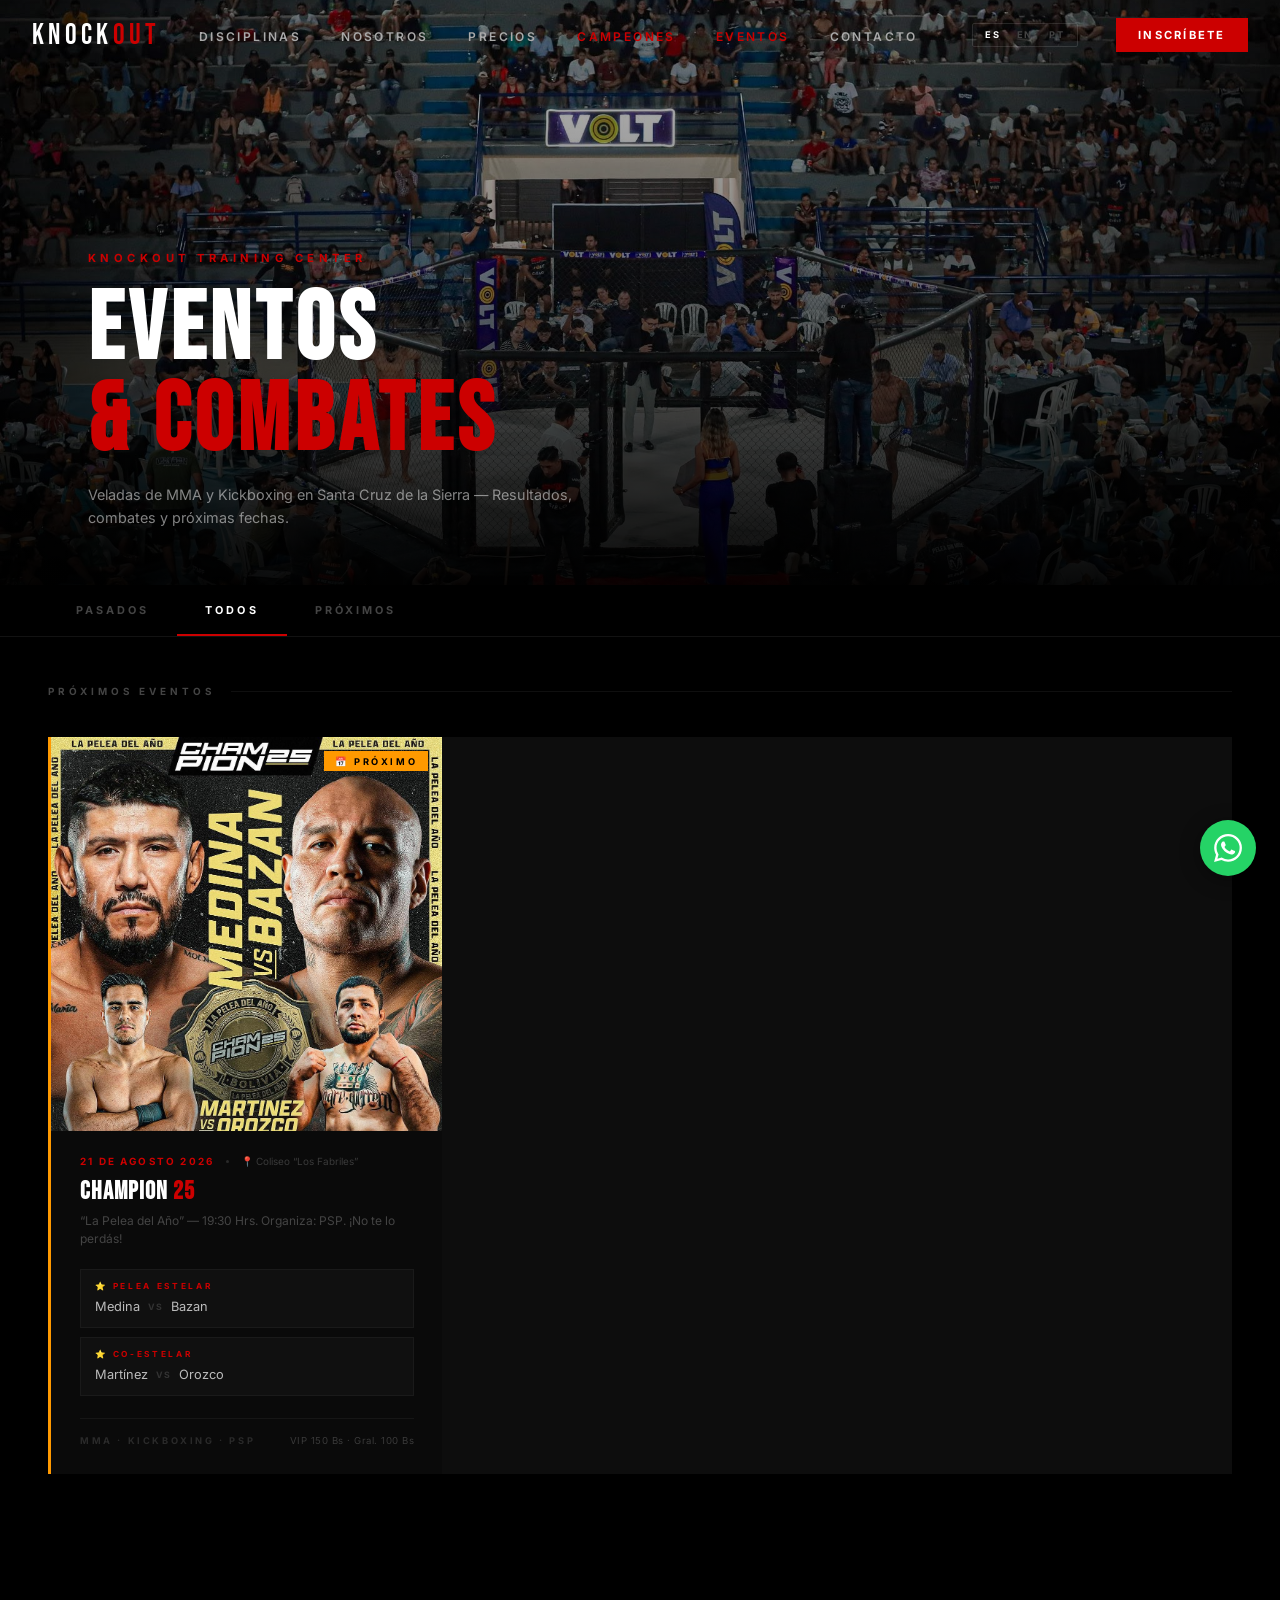
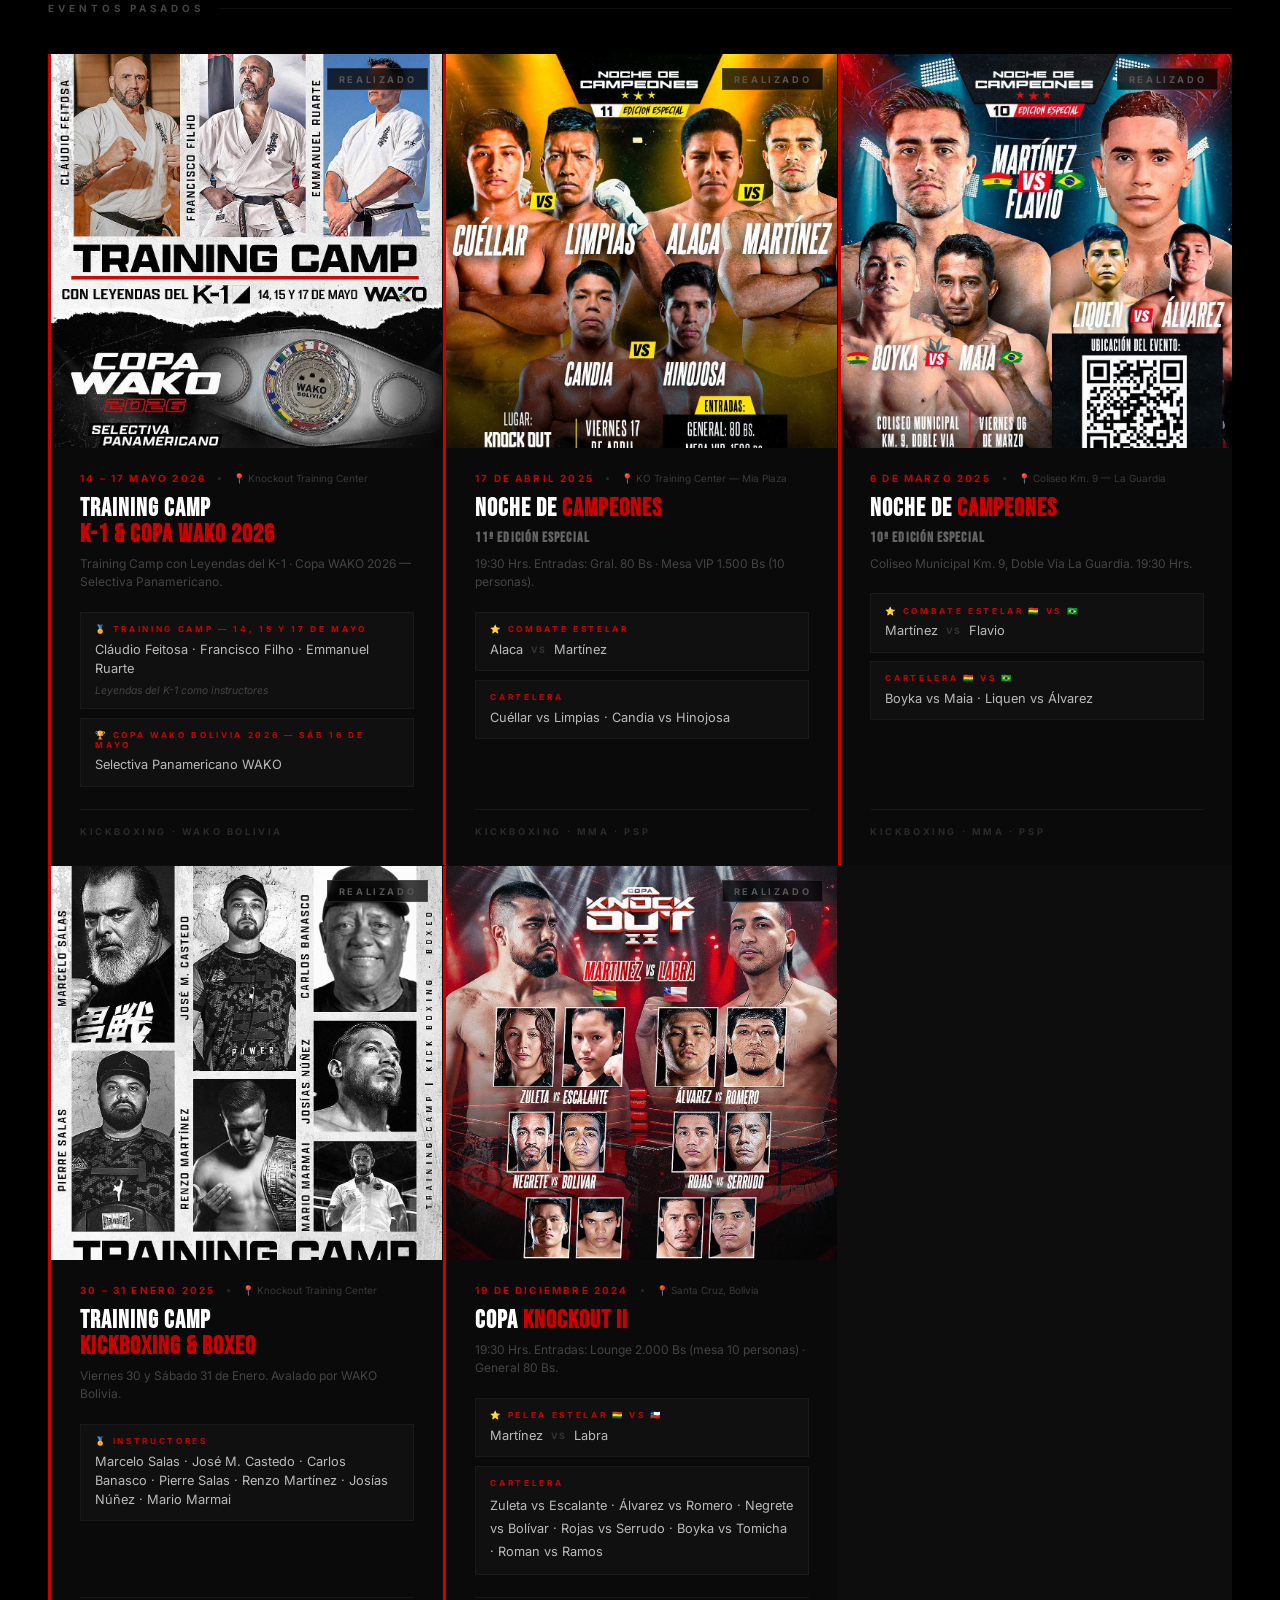
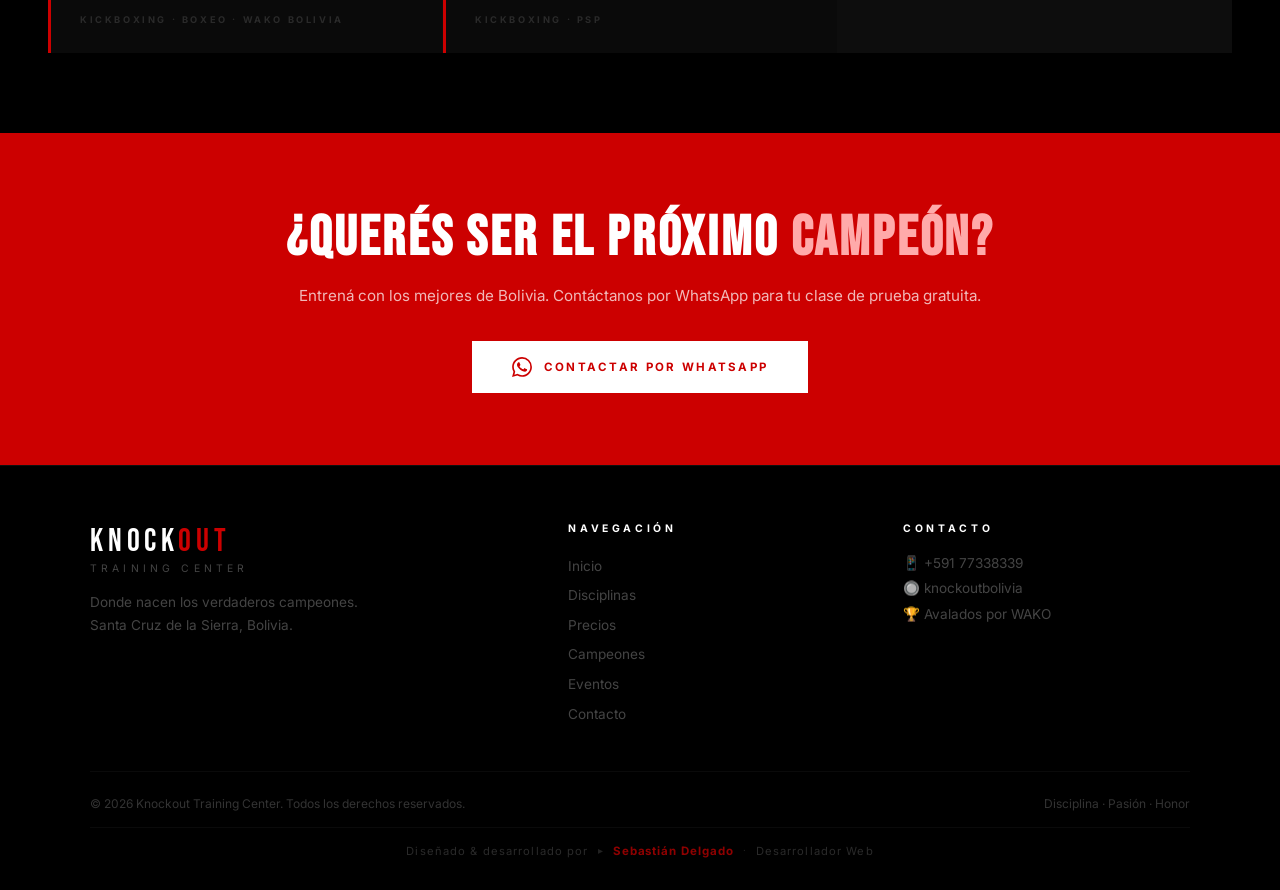
<file: eventos.html>
<!DOCTYPE html>
<html lang="es">
<head>
  <meta charset="UTF-8" />
  <meta name="viewport" content="width=device-width, initial-scale=1.0" />
  <title>Eventos & Combates | Knockout Training Center</title>
  <meta name="description" content="Veladas de MMA y Kickboxing en Santa Cruz de la Sierra. Resultados, combates destacados y próximos eventos de Knockout Training Center." />
  <link rel="icon" type="image/x-icon" href="favicon.ico" />
  <link rel="icon" type="image/png" sizes="32x32" href="favicon-32x32.png" />
  <link rel="icon" type="image/png" sizes="16x16" href="favicon-16x16.png" />
  <link rel="apple-touch-icon" sizes="180x180" href="apple-touch-icon.png" />
  <link rel="manifest" href="site.webmanifest" />
  <link rel="stylesheet" href="style.css" />
  <link rel="stylesheet" href="eventos.css" />
  <link rel="stylesheet" href="i18n.css" />
</head>
<body>

  <!-- NAV -->
  <nav id="navbar">
    <a href="index.html" class="nav-logo">KNOCK<span>OUT</span></a>
    <ul class="nav-links">
      <li><a href="index.html#disciplinas" data-i18n="nav.disciplinas">Disciplinas</a></li>
      <li><a href="index.html#nosotros" data-i18n="nav.nosotros">Nosotros</a></li>
      <li><a href="index.html#precios" data-i18n="nav.precios">Precios</a></li>
      <li><a href="campeones.html" style="color:#CC0000;" data-i18n="nav.campeones">Campeones</a></li>
      <li><a href="eventos.html" style="color:#CC0000;" data-i18n="nav.eventos">Eventos</a></li>
      <li><a href="index.html#contacto" data-i18n="nav.contacto">Contacto</a></li>
    </ul>
    <div class="lang-switcher">
      <span class="lang-btn active" data-lang="es" onclick="setLanguage('es')">ES</span>
      <span class="lang-dot">·</span>
      <span class="lang-btn" data-lang="en" onclick="setLanguage('en')">EN</span>
      <span class="lang-dot">·</span>
      <span class="lang-btn" data-lang="pt" onclick="setLanguage('pt')">PT</span>
    </div>
    <a href="https://wa.me/59177338339" target="_blank" class="nav-cta" data-i18n="nav.cta">Inscr&iacute;bete</a>
    <button class="hamburger" id="hamburger" aria-label="Menu">
      <span></span><span></span><span></span>
    </button>
  </nav>

  <div class="mobile-menu" id="mobileMenu">
    <a href="index.html"             onclick="closeMenu()" data-i18n="nav.inicio">Inicio</a>
    <a href="index.html#disciplinas" onclick="closeMenu()" data-i18n="nav.disciplinas">Disciplinas</a>
    <a href="index.html#nosotros"    onclick="closeMenu()" data-i18n="nav.nosotros">Nosotros</a>
    <a href="index.html#precios"     onclick="closeMenu()" data-i18n="nav.precios">Precios</a>
    <a href="campeones.html"         onclick="closeMenu()" style="color:#CC0000;" data-i18n="nav.campeones">Campeones</a>
    <a href="eventos.html"           onclick="closeMenu()" style="color:#CC0000;" data-i18n="nav.eventos">Eventos</a>
    <a href="index.html#contacto"    onclick="closeMenu()" data-i18n="nav.contacto">Contacto</a>
    <div class="lang-switcher" style="margin:0.5rem auto;">
      <span class="lang-btn active" data-lang="es" onclick="setLanguage('es');closeMenu()">ES</span>
      <span class="lang-dot">·</span>
      <span class="lang-btn" data-lang="en" onclick="setLanguage('en');closeMenu()">EN</span>
      <span class="lang-dot">·</span>
      <span class="lang-btn" data-lang="pt" onclick="setLanguage('pt');closeMenu()">PT</span>
    </div>
    <a href="https://wa.me/59177338339" target="_blank" class="nav-cta" data-i18n="nav.cta.mobile">Inscr&iacute;bete ahora</a>
  </div>

  <!-- HERO -->
  <section class="ev-hero">
    <div class="ev-hero-bg" style="background-image:url('img/648888811_1457408725751913_1342189154181205470_n.jpg'); background-position:center 30%;"></div>
    <div class="ev-hero-overlay"></div>
    <div class="ev-hero-content">
      <span class="section-tag" data-i18n="ev.tag">Knockout Training Center</span>
      <h1 class="ev-hero-title" data-i18n="ev.title">Eventos<br><span class="red">&amp; Combates</span></h1>
      <p class="ev-hero-sub" data-i18n="ev.sub">Veladas de MMA y Kickboxing en Santa Cruz de la Sierra &mdash; Resultados, combates y pr&oacute;ximas fechas.</p>
    </div>
  </section>

  <!-- TABS -->
  <div class="ev-tabs">
    <div class="ev-tab" data-filter="past" onclick="filterEvents('past')" data-i18n="ev.tab.past">Pasados</div>
    <div class="ev-tab active" data-filter="all" onclick="filterEvents('all')" data-i18n="ev.tab.all">Todos</div>
    <div class="ev-tab" data-filter="next" onclick="filterEvents('next')" data-i18n="ev.tab.next">Pr&oacute;ximos</div>
  </div>

  <!-- PRÓXIMOS EVENTOS -->
  <div class="ev-section ev-section--next" id="ev-proximos">
    <div class="ev-section-label"><span>Pr&oacute;ximos eventos</span></div>
    <div class="ev-grid">

      <!-- CHAMPION 25 — 21 Ago 2026 (PRÓXIMO) -->
      <article class="ev-card ev-card--next reveal">
        <div class="ev-card-poster">
          <img src="img/eventos/718112455_1532372581588860_1246965115449748102_n.jpg"
               alt="Champion 25 – La Pelea del Año" loading="lazy" />
          <span class="ev-badge ev-badge--next">&#128197; Pr&oacute;ximo</span>
        </div>
        <div class="ev-card-body">
          <div class="ev-card-meta">
            <span class="ev-card-date">21 de Agosto 2026</span>
            <span class="ev-card-meta-dot"></span>
            <span class="ev-card-location">&#128205; Coliseo &ldquo;Los Fabriles&rdquo;</span>
          </div>
          <h2 class="ev-card-name">Champion<span class="red"> 25</span></h2>
          <p class="ev-card-subtitle">&ldquo;La Pelea del A&ntilde;o&rdquo; &mdash; 19:30 Hrs. Organiza: PSP. &iexcl;No te lo perd&aacute;s!</p>
          <div class="ev-fights">
            <div class="ev-fight">
              <div class="ev-fight-label">&#11088; Pelea estelar</div>
              <div class="ev-fight-matchup">
                <span>Medina</span>
                <span class="ev-fight-vs">VS</span>
                <span>Bazan</span>
              </div>
            </div>
            <div class="ev-fight">
              <div class="ev-fight-label">&#11088; Co-estelar</div>
              <div class="ev-fight-matchup">
                <span>Mart&iacute;nez</span>
                <span class="ev-fight-vs">VS</span>
                <span>Orozco</span>
              </div>
            </div>
          </div>
          <div class="ev-card-footer">
            <span class="ev-card-discipline">MMA &middot; Kickboxing &middot; PSP</span>
            <span class="ev-card-ticket">VIP 150 Bs &middot; Gral. 100 Bs</span>
          </div>
        </div>
      </article>

    </div>
  </div>

  <!-- EVENTOS PASADOS -->
  <div class="ev-section ev-section--past" id="ev-pasados">
    <div class="ev-section-label"><span>Eventos pasados</span></div>
    <div class="ev-grid">

      <!-- 1. Training Camp K-1 + Copa WAKO 2026 — Mayo 2026 -->
      <article class="ev-card ev-card--past reveal">
        <div class="ev-card-poster">
          <img src="img/eventos/679876921_1494836358675816_1981500639284967674_n.jpg"
               alt="Training Camp K-1 + Copa WAKO 2026" loading="lazy" />
          <span class="ev-badge ev-badge--past">Realizado</span>
        </div>
        <div class="ev-card-body">
          <div class="ev-card-meta">
            <span class="ev-card-date">14 &ndash; 17 Mayo 2026</span>
            <span class="ev-card-meta-dot"></span>
            <span class="ev-card-location">&#128205; Knockout Training Center</span>
          </div>
          <h2 class="ev-card-name">Training Camp<br><span class="red">K-1 &amp; Copa WAKO 2026</span></h2>
          <p class="ev-card-subtitle">
            Training Camp con Leyendas del K-1 &middot; Copa WAKO 2026 &mdash; Selectiva Panamericano.
          </p>
          <div class="ev-fights">
            <div class="ev-fight">
              <div class="ev-fight-label">&#127941; Training Camp &mdash; 14, 15 y 17 de Mayo</div>
              <div class="ev-fight-matchup">Cl&aacute;udio Feitosa &middot; Francisco Filho &middot; Emmanuel Ruarte</div>
              <div class="ev-fight-result">Leyendas del K-1 como instructores</div>
            </div>
            <div class="ev-fight">
              <div class="ev-fight-label">&#127942; Copa WAKO Bolivia 2026 &mdash; S&aacute;b 16 de Mayo</div>
              <div class="ev-fight-matchup">Selectiva Panamericano WAKO</div>
            </div>
          </div>
          <div class="ev-card-footer">
            <span class="ev-card-discipline">Kickboxing &middot; WAKO Bolivia</span>
          </div>
        </div>
      </article>

      <!-- 2. Noche de Campeones 11 — 17 Abr 2025 -->
      <article class="ev-card ev-card--past reveal stagger-2">
        <div class="ev-card-poster">
          <img src="img/eventos/662874925_1481312896694829_8108860540930118770_n.jpg"
               alt="Noche de Campeones 11ª Edición" loading="lazy" />
          <span class="ev-badge ev-badge--past">Realizado</span>
        </div>
        <div class="ev-card-body">
          <div class="ev-card-meta">
            <span class="ev-card-date">17 de Abril 2025</span>
            <span class="ev-card-meta-dot"></span>
            <span class="ev-card-location">&#128205; KO Training Center &mdash; Mia Plaza</span>
          </div>
          <h2 class="ev-card-name">Noche de <span class="red">Campeones</span><br><small style="font-size:0.55em;color:#666;letter-spacing:0.08em;">11&ordf; Edici&oacute;n Especial</small></h2>
          <p class="ev-card-subtitle">19:30 Hrs. Entradas: Gral. 80 Bs &middot; Mesa VIP 1.500 Bs (10 personas).</p>
          <div class="ev-fights">
            <div class="ev-fight">
              <div class="ev-fight-label">&#11088; Combate estelar</div>
              <div class="ev-fight-matchup">
                <span>Alaca</span>
                <span class="ev-fight-vs">VS</span>
                <span>Mart&iacute;nez</span>
              </div>
            </div>
            <div class="ev-fight">
              <div class="ev-fight-label">Cartelera</div>
              <div class="ev-fight-matchup">Cu&eacute;llar vs Limpias &middot; Candia vs Hinojosa</div>
            </div>
          </div>
          <div class="ev-card-footer">
            <span class="ev-card-discipline">Kickboxing &middot; MMA &middot; PSP</span>
          </div>
        </div>
      </article>

      <!-- 4. Noche de Campeones 10 — 06 Mar 2025 -->
      <article class="ev-card ev-card--past reveal stagger-3">
        <div class="ev-card-poster">
          <img src="img/eventos/647004179_1456677825825003_6130455083896832686_n.jpg"
               alt="Noche de Campeones 10ª Edición" loading="lazy" />
          <span class="ev-badge ev-badge--past">Realizado</span>
        </div>
        <div class="ev-card-body">
          <div class="ev-card-meta">
            <span class="ev-card-date">6 de Marzo 2025</span>
            <span class="ev-card-meta-dot"></span>
            <span class="ev-card-location">&#128205; Coliseo Km. 9 &mdash; La Guardia</span>
          </div>
          <h2 class="ev-card-name">Noche de <span class="red">Campeones</span><br><small style="font-size:0.55em;color:#666;letter-spacing:0.08em;">10&ordf; Edici&oacute;n Especial</small></h2>
          <p class="ev-card-subtitle">Coliseo Municipal Km. 9, Doble V&iacute;a La Guardia. 19:30 Hrs.</p>
          <div class="ev-fights">
            <div class="ev-fight">
              <div class="ev-fight-label">&#11088; Combate estelar &#127463;&#127476; vs &#127463;&#127479;</div>
              <div class="ev-fight-matchup">
                <span>Mart&iacute;nez</span>
                <span class="ev-fight-vs">VS</span>
                <span>Flavio</span>
              </div>
            </div>
            <div class="ev-fight">
              <div class="ev-fight-label">Cartelera &#127463;&#127476; vs &#127463;&#127479;</div>
              <div class="ev-fight-matchup">Boyka vs Maia &middot; Liquen vs &Aacute;lvarez</div>
            </div>
          </div>
          <div class="ev-card-footer">
            <span class="ev-card-discipline">Kickboxing &middot; MMA &middot; PSP</span>
          </div>
        </div>
      </article>

      <!-- 5. Training Camp Kick Boxing / Boxeo — 30-31 Ene 2025 -->
      <article class="ev-card ev-card--past reveal stagger-4">
        <div class="ev-card-poster">
          <img src="img/eventos/624755462_1428489345310518_6545717004373016863_n.jpg"
               alt="Training Camp Kick Boxing – Boxeo" loading="lazy" />
          <span class="ev-badge ev-badge--past">Realizado</span>
        </div>
        <div class="ev-card-body">
          <div class="ev-card-meta">
            <span class="ev-card-date">30 &ndash; 31 Enero 2025</span>
            <span class="ev-card-meta-dot"></span>
            <span class="ev-card-location">&#128205; Knockout Training Center</span>
          </div>
          <h2 class="ev-card-name">Training Camp<br><span class="red">Kickboxing &amp; Boxeo</span></h2>
          <p class="ev-card-subtitle">Viernes 30 y S&aacute;bado 31 de Enero. Avalado por WAKO Bolivia.</p>
          <div class="ev-fights">
            <div class="ev-fight">
              <div class="ev-fight-label">&#127941; Instructores</div>
              <div class="ev-fight-matchup" style="flex-wrap:wrap;gap:0.4rem;">
                Marcelo Salas &middot; Jos&eacute; M. Castedo &middot; Carlos Banasco &middot; Pierre Salas &middot; Renzo Mart&iacute;nez &middot; Jos&iacute;as N&uacute;&ntilde;ez &middot; Mario Marmai
              </div>
            </div>
          </div>
          <div class="ev-card-footer">
            <span class="ev-card-discipline">Kickboxing &middot; Boxeo &middot; WAKO Bolivia</span>
          </div>
        </div>
      </article>

      <!-- 6. Copa Knockout II — 19 Dic 2024 -->
      <article class="ev-card ev-card--past reveal stagger-5">
        <div class="ev-card-poster">
          <img src="img/eventos/603028848_1397342741758512_6306951573493857084_n.jpg"
               alt="Copa Knockout II – Martínez vs Labra" loading="lazy" />
          <span class="ev-badge ev-badge--past">Realizado</span>
        </div>
        <div class="ev-card-body">
          <div class="ev-card-meta">
            <span class="ev-card-date">19 de Diciembre 2024</span>
            <span class="ev-card-meta-dot"></span>
            <span class="ev-card-location">&#128205; Santa Cruz, Bolivia</span>
          </div>
          <h2 class="ev-card-name">Copa <span class="red">Knockout II</span></h2>
          <p class="ev-card-subtitle">19:30 Hrs. Entradas: Lounge 2.000 Bs (mesa 10 personas) &middot; General 80 Bs.</p>
          <div class="ev-fights">
            <div class="ev-fight">
              <div class="ev-fight-label">&#11088; Pelea estelar &#127463;&#127476; vs &#127464;&#127473;</div>
              <div class="ev-fight-matchup">
                <span>Mart&iacute;nez</span>
                <span class="ev-fight-vs">VS</span>
                <span>Labra</span>
              </div>
            </div>
            <div class="ev-fight">
              <div class="ev-fight-label">Cartelera</div>
              <div class="ev-fight-matchup" style="flex-wrap:wrap;line-height:1.8;">
                Zuleta vs Escalante &middot; &Aacute;lvarez vs Romero &middot; Negrete vs Bol&iacute;var &middot; Rojas vs Serrudo &middot; Boyka vs Tomicha &middot; Roman vs Ramos
              </div>
            </div>
          </div>
          <div class="ev-card-footer">
            <span class="ev-card-discipline">Kickboxing &middot; PSP</span>
          </div>
        </div>
      </article>

    </div>
  </div>

  <!-- CTA FINAL -->
  <div class="ev-cta">
    <h2>&iquest;Quer&eacute;s ser el pr&oacute;ximo <span style="color:#ffaaaa;">campe&oacute;n?</span></h2>
    <p>Entren&aacute; con los mejores de Bolivia. Cont&aacute;ctanos por WhatsApp para tu clase de prueba gratuita.</p>
    <a href="https://wa.me/59177338339?text=Hola!%20Me%20gustar%C3%ADa%20m%C3%A1s%20informaci%C3%B3n%20sobre%20Knockout%20Training%20Center"
       target="_blank" class="btn-white">
      <svg viewBox="0 0 24 24"><path d="M17.472 14.382c-.297-.149-1.758-.867-2.03-.967-.273-.099-.471-.148-.67.15-.197.297-.767.966-.94 1.164-.173.199-.347.223-.644.075-.297-.15-1.255-.463-2.39-1.475-.883-.788-1.48-1.761-1.653-2.059-.173-.297-.018-.458.13-.606.134-.133.298-.347.446-.52.149-.174.198-.298.298-.497.099-.198.05-.371-.025-.52-.075-.149-.669-1.612-.916-2.207-.242-.579-.487-.5-.669-.51-.173-.008-.371-.01-.57-.01-.198 0-.52.074-.792.372-.272.297-1.04 1.016-1.04 2.479 0 1.462 1.065 2.875 1.213 3.074.149.198 2.096 3.2 5.077 4.487.709.306 1.262.489 1.694.625.712.227 1.36.195 1.871.118.571-.085 1.758-.719 2.006-1.413.248-.694.248-1.289.173-1.413-.074-.124-.272-.198-.57-.347m-5.421 7.403h-.004a9.87 9.87 0 01-5.031-1.378l-.361-.214-3.741.982.998-3.648-.235-.374a9.86 9.86 0 01-1.51-5.26c.001-5.45 4.436-9.884 9.888-9.884 2.64 0 5.122 1.03 6.988 2.898a9.825 9.825 0 012.893 6.994c-.003 5.45-4.437 9.884-9.885 9.884m8.413-18.297A11.815 11.815 0 0012.05 0C5.495 0 .16 5.335.157 11.892c0 2.096.547 4.142 1.588 5.945L.057 24l6.305-1.654a11.882 11.882 0 005.683 1.448h.005c6.554 0 11.89-5.335 11.893-11.893a11.821 11.821 0 00-3.48-8.413z"/></svg>
      Contactar por WhatsApp
    </a>
  </div>

  <!-- FOOTER -->
  <footer>
    <div class="footer-grid">
      <div class="footer-brand">
        <div class="footer-brand-name">KNOCK<span class="red">OUT</span></div>
        <div class="footer-brand-sub">Training Center</div>
        <p>Donde nacen los verdaderos campeones.<br>Santa Cruz de la Sierra, Bolivia.</p>
      </div>
      <div>
        <p class="footer-col-title">Navegaci&oacute;n</p>
        <ul class="footer-links">
          <li><a href="index.html">Inicio</a></li>
          <li><a href="index.html#disciplinas">Disciplinas</a></li>
          <li><a href="index.html#precios">Precios</a></li>
          <li><a href="campeones.html">Campeones</a></li>
          <li><a href="eventos.html">Eventos</a></li>
          <li><a href="index.html#contacto">Contacto</a></li>
        </ul>
      </div>
      <div>
        <p class="footer-col-title">Contacto</p>
        <div class="footer-contact-items">
          <a href="https://wa.me/59177338339">&#128241; +591 77338339</a>
          <a href="https://www.facebook.com/knockoutbolivia" target="_blank">&#128280; knockoutbolivia</a>
          <span>&#127942; Avalados por WAKO</span>
        </div>
      </div>
    </div>
    <div class="footer-bottom">
      <p>&copy; 2026 Knockout Training Center. Todos los derechos reservados.</p>
      <p>Disciplina &middot; Pasi&oacute;n &middot; Honor</p>
    </div>
    <div class="footer-dev">
      <span class="footer-dev-text">Dise&ntilde;ado &amp; desarrollado por</span>
      <span class="footer-dev-dot">&#9656;</span>
      <a href="https://sebastian-delgado.netlify.app/" target="_blank" rel="noopener noreferrer" class="footer-dev-name">Sebasti&aacute;n Delgado</a>
      <span class="footer-dev-dot">&middot;</span>
      <span class="footer-dev-text">Desarrollador Web</span>
    </div>
  </footer>

  <!-- WhatsApp float -->
  <a href="https://wa.me/59177338339?text=Hola!%20Me%20gustar%C3%ADa%20informaci%C3%B3n%20sobre%20las%20clases%20en%20Knockout%20Training%20Center"
     target="_blank" class="wa-float" aria-label="WhatsApp">
    <svg viewBox="0 0 24 24"><path d="M17.472 14.382c-.297-.149-1.758-.867-2.03-.967-.273-.099-.471-.148-.67.15-.197.297-.767.966-.94 1.164-.173.199-.347.223-.644.075-.297-.15-1.255-.463-2.39-1.475-.883-.788-1.48-1.761-1.653-2.059-.173-.297-.018-.458.13-.606.134-.133.298-.347.446-.52.149-.174.198-.298.298-.497.099-.198.05-.371-.025-.52-.075-.149-.669-1.612-.916-2.207-.242-.579-.487-.5-.669-.51-.173-.008-.371-.01-.57-.01-.198 0-.52.074-.792.372-.272.297-1.04 1.016-1.04 2.479 0 1.462 1.065 2.875 1.213 3.074.149.198 2.096 3.2 5.077 4.487.709.306 1.262.489 1.694.625.712.227 1.36.195 1.871.118.571-.085 1.758-.719 2.006-1.413.248-.694.248-1.289.173-1.413-.074-.124-.272-.198-.57-.347m-5.421 7.403h-.004a9.87 9.87 0 01-5.031-1.378l-.361-.214-3.741.982.998-3.648-.235-.374a9.86 9.86 0 01-1.51-5.26c.001-5.45 4.436-9.884 9.888-9.884 2.64 0 5.122 1.03 6.988 2.898a9.825 9.825 0 012.893 6.994c-.003 5.45-4.437 9.884-9.885 9.884m8.413-18.297A11.815 11.815 0 0012.05 0C5.495 0 .16 5.335.157 11.892c0 2.096.547 4.142 1.588 5.945L.057 24l6.305-1.654a11.882 11.882 0 005.683 1.448h.005c6.554 0 11.89-5.335 11.893-11.893a11.821 11.821 0 00-3.48-8.413z"/></svg>
  </a>

  <script>
    /* ── Navbar scroll ── */
    const navbar = document.getElementById('navbar');
    window.addEventListener('scroll', () => {
      navbar.classList.toggle('scrolled', window.scrollY > 60);
    });

    /* ── Mobile menu ── */
    const hamburger = document.getElementById('hamburger');
    const mobileMenu = document.getElementById('mobileMenu');
    hamburger.addEventListener('click', () => {
      hamburger.classList.toggle('open');
      mobileMenu.classList.toggle('open');
    });
    function closeMenu() {
      hamburger.classList.remove('open');
      mobileMenu.classList.remove('open');
    }

    /* ── Scroll reveal ── */
    const revealEls = document.querySelectorAll('.reveal, .reveal-left, .reveal-right');
    const revealObserver = new IntersectionObserver((entries) => {
      entries.forEach(entry => {
        if (entry.isIntersecting) {
          entry.target.classList.add('visible');
          revealObserver.unobserve(entry.target);
        }
      });
    }, { threshold: 0.1 });
    revealEls.forEach(el => revealObserver.observe(el));

    /* ── Filtro de tabs ── */
    function filterEvents(type) {
      document.querySelectorAll('.ev-tab').forEach(t => t.classList.remove('active'));
      document.querySelector('[data-filter="' + type + '"]').classList.add('active');
      const proximos = document.getElementById('ev-proximos');
      const pasados  = document.getElementById('ev-pasados');
      if (type === 'all') {
        proximos.style.display = 'block';
        pasados.style.display  = 'block';
      } else if (type === 'next') {
        proximos.style.display = 'block';
        pasados.style.display  = 'none';
      } else {
        proximos.style.display = 'none';
        pasados.style.display  = 'block';
      }
    }
  </script>
  <script src="i18n.js"></script>

</body>
</html>
</file>
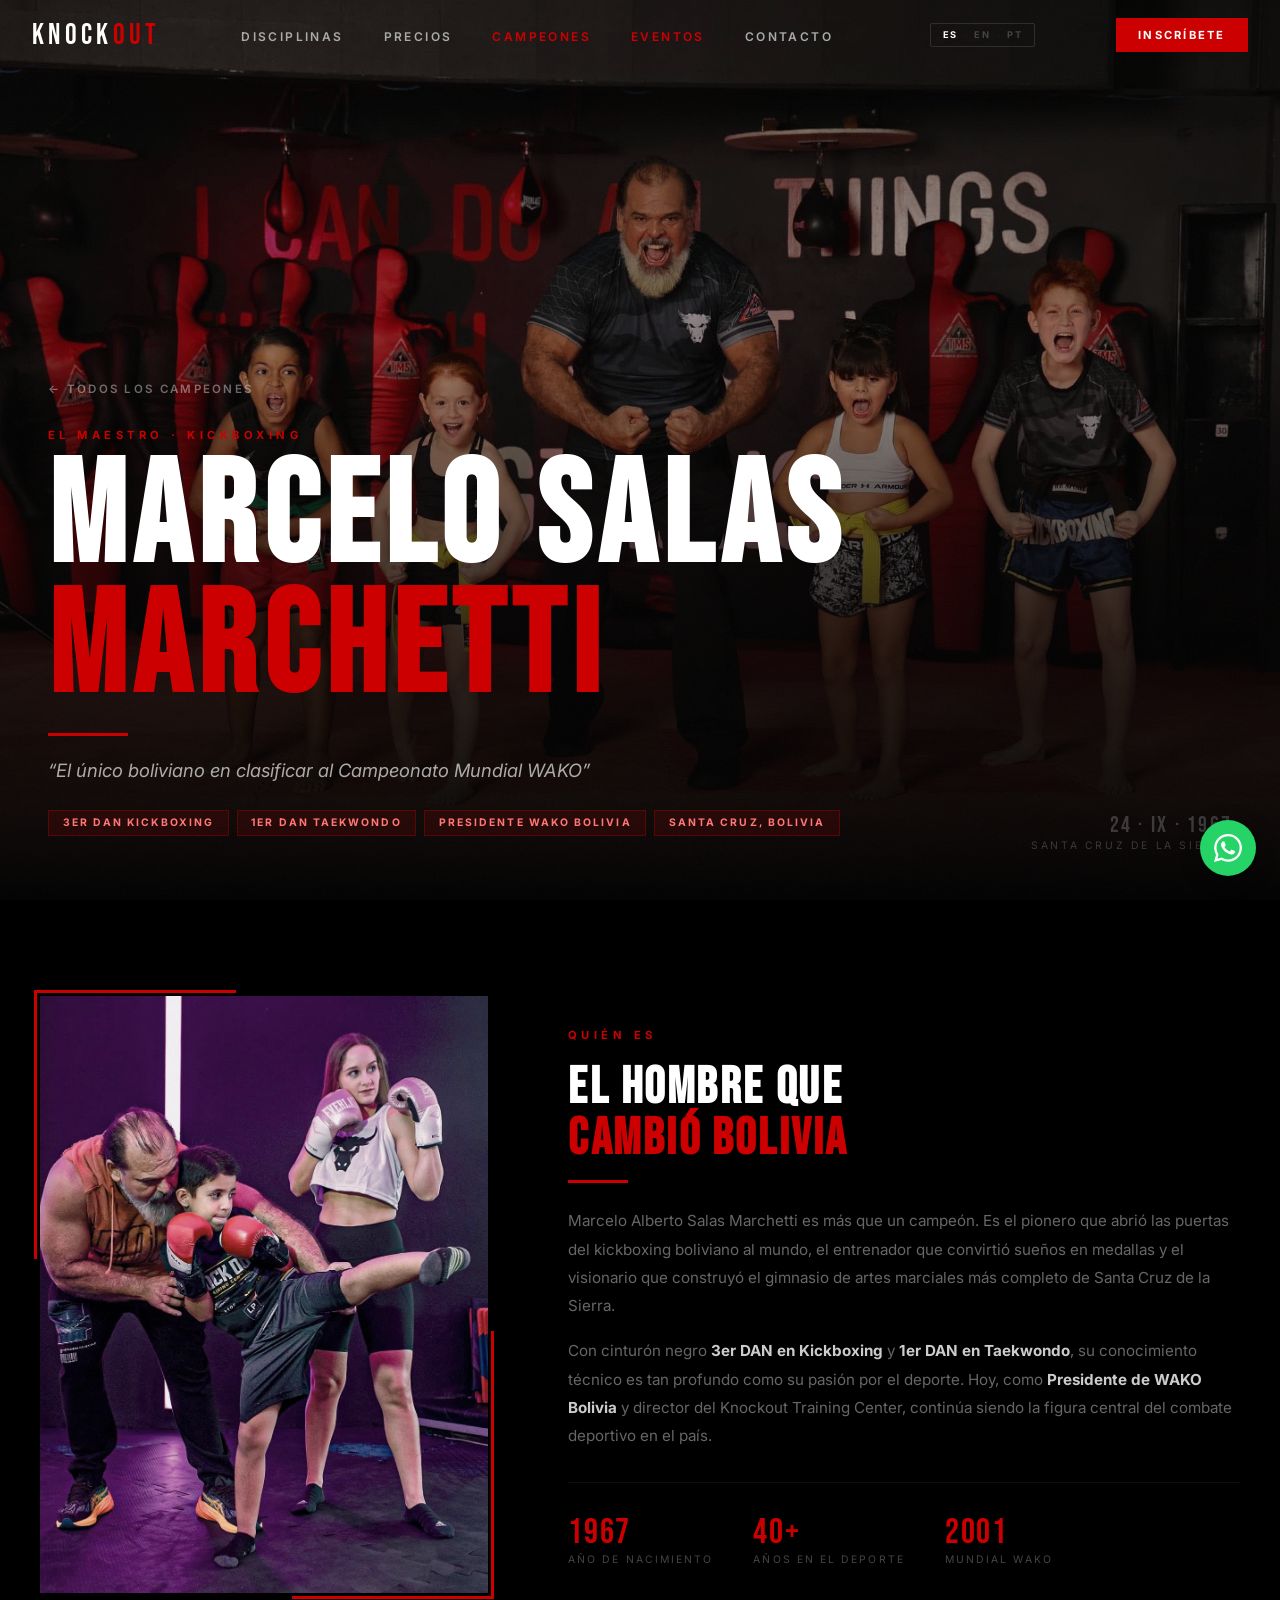
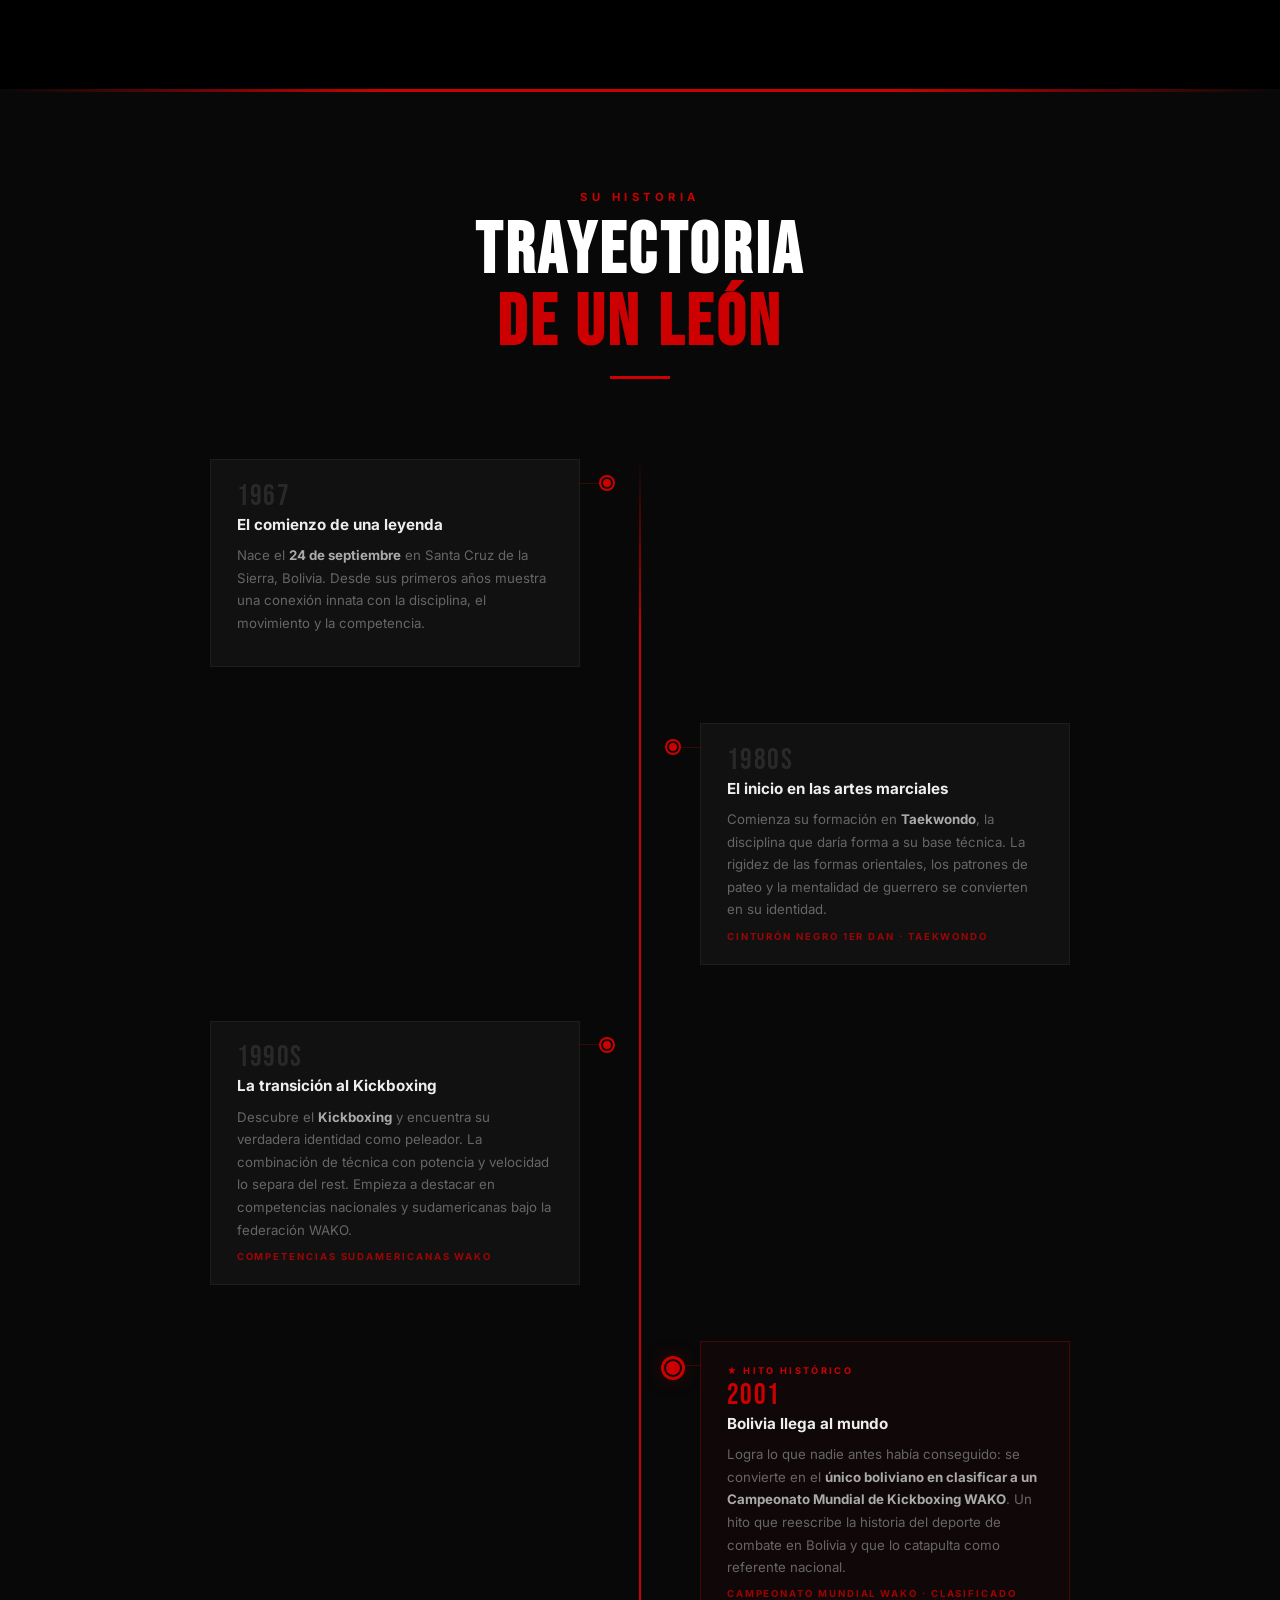
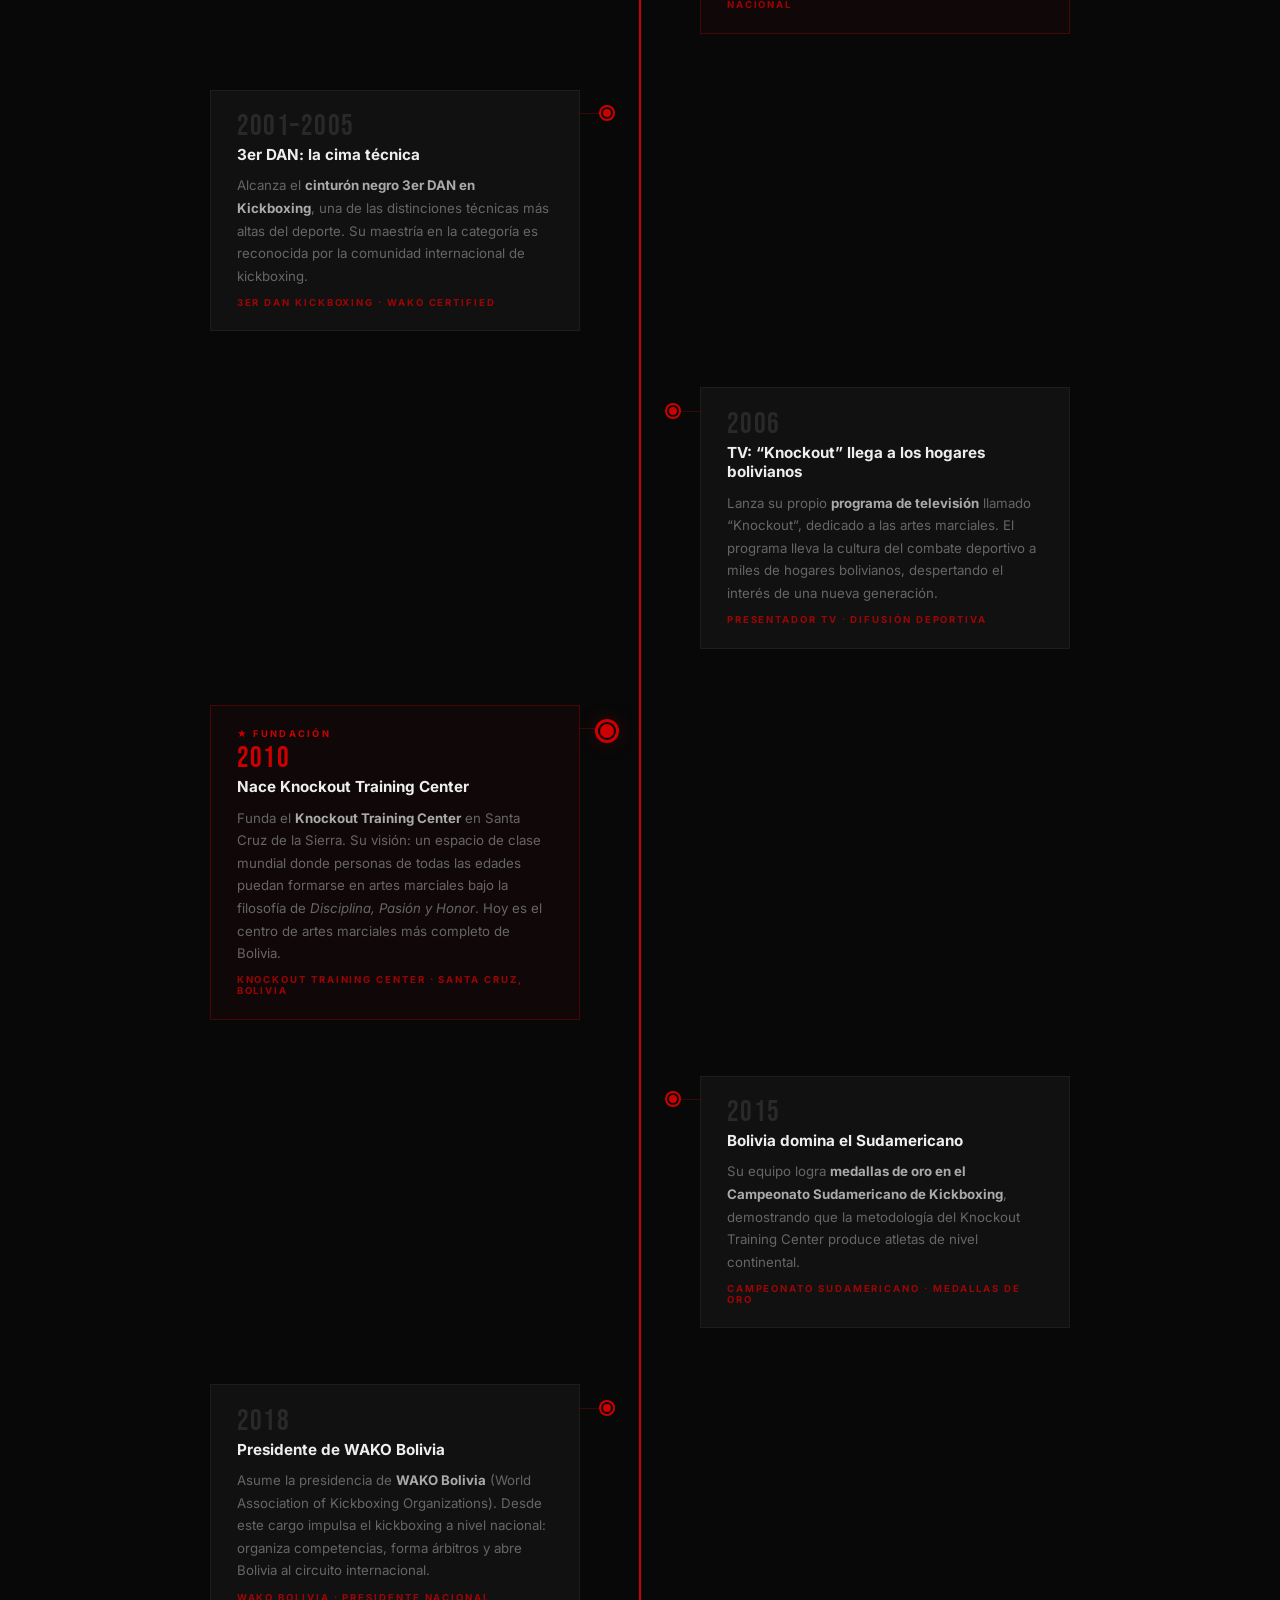
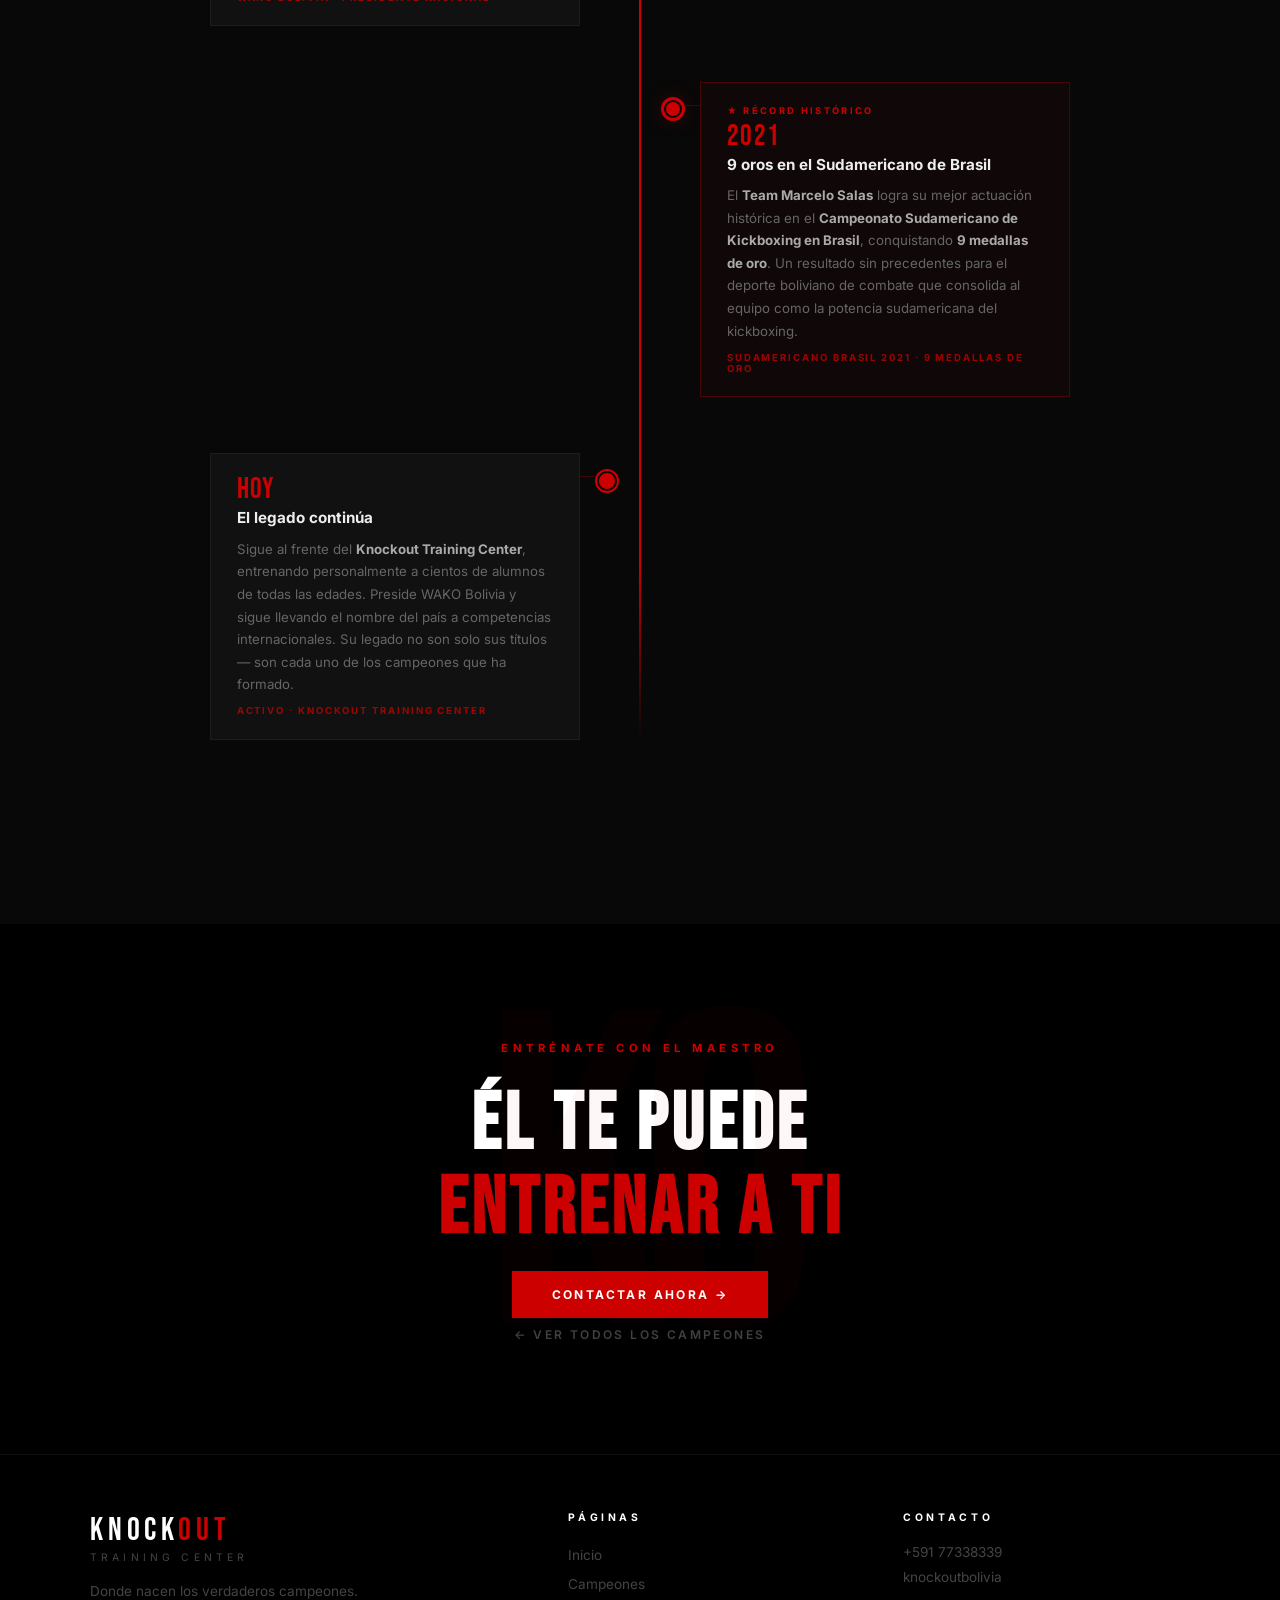
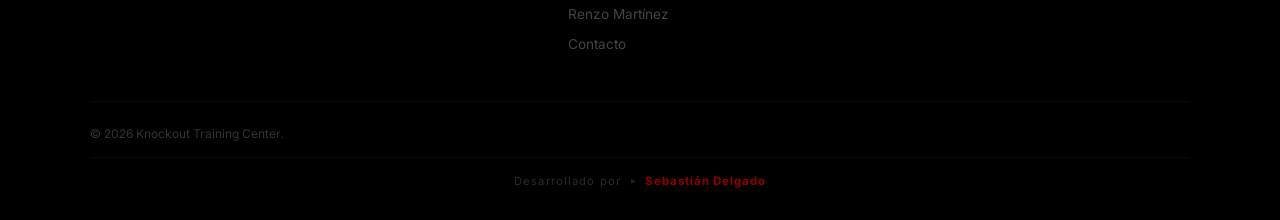
<file: marcelo-salas.html>
<!DOCTYPE html>
<html lang="es">
<head>
  <meta charset="UTF-8" />
  <meta name="viewport" content="width=device-width, initial-scale=1.0" />
  <title>Marcelo Salas Marchetti | Knockout Training Center</title>
  <link rel="icon" type="image/x-icon" href="favicon.ico" />
  <link rel="stylesheet" href="style.css" />
  <link rel="stylesheet" href="campeon.css" />
  <link rel="stylesheet" href="i18n.css" />
</head>
<body>

  <nav id="navbar">
    <a href="index.html" class="nav-logo">KNOCK<span>OUT</span></a>
    <ul class="nav-links">
      <li><a href="index.html#disciplinas" data-i18n="nav.disciplinas">Disciplinas</a></li>
      <li><a href="index.html#precios" data-i18n="nav.precios">Precios</a></li>
      <li><a href="campeones.html" style="color:#CC0000;" data-i18n="nav.campeones">Campeones</a></li>
      <li><a href="eventos.html" style="color:#CC0000;" data-i18n="nav.eventos">Eventos</a></li>
      <li><a href="index.html#contacto" data-i18n="nav.contacto">Contacto</a></li>
    </ul>
    <div class="lang-switcher">
      <span class="lang-btn active" data-lang="es" onclick="setLanguage('es')">ES</span>
      <span class="lang-dot">·</span>
      <span class="lang-btn" data-lang="en" onclick="setLanguage('en')">EN</span>
      <span class="lang-dot">·</span>
      <span class="lang-btn" data-lang="pt" onclick="setLanguage('pt')">PT</span>
    </div>
    <a href="https://wa.me/59177338339" target="_blank" class="nav-cta" data-i18n="nav.cta">Inscr&iacute;bete</a>
    <button class="hamburger" id="hamburger"><span></span><span></span><span></span></button>
  </nav>
  <div class="mobile-menu" id="mobileMenu">
    <a href="index.html"             onclick="closeMenu()" data-i18n="nav.inicio">Inicio</a>
    <a href="index.html#disciplinas" onclick="closeMenu()" data-i18n="nav.disciplinas">Disciplinas</a>
    <a href="index.html#precios"     onclick="closeMenu()" data-i18n="nav.precios">Precios</a>
    <a href="campeones.html"         onclick="closeMenu()" style="color:#CC0000;" data-i18n="nav.campeones">Campeones</a>
    <a href="eventos.html"           onclick="closeMenu()" style="color:#CC0000;" data-i18n="nav.eventos">Eventos</a>
    <a href="index.html#contacto"    onclick="closeMenu()" data-i18n="nav.contacto">Contacto</a>
    <div class="lang-switcher" style="margin:0.5rem auto;">
      <span class="lang-btn active" data-lang="es" onclick="setLanguage('es');closeMenu()">ES</span>
      <span class="lang-dot">·</span>
      <span class="lang-btn" data-lang="en" onclick="setLanguage('en');closeMenu()">EN</span>
      <span class="lang-dot">·</span>
      <span class="lang-btn" data-lang="pt" onclick="setLanguage('pt');closeMenu()">PT</span>
    </div>
  </div>

  <!-- HERO -->
  <section class="cp-hero">
    <div class="cp-hero-bg" style="background-image:url('img/hero7.jpg'); background-position:center 20%;"></div>
    <div class="cp-hero-overlay"></div>
    <div class="cp-hero-noise"></div>
    <div class="cp-hero-content">
      <a href="campeones.html" class="cp-back">&#8592; Todos los campeones</a>
      <div class="cp-hero-tag">El Maestro &middot; Kickboxing</div>
      <h1 class="bebas cp-hero-name">Marcelo Salas<br><span class="red">Marchetti</span></h1>
      <div class="cp-hero-line"></div>
      <p class="cp-hero-claim">&ldquo;El &uacute;nico boliviano en clasificar al Campeonato Mundial WAKO&rdquo;</p>
      <div class="cp-hero-chips">
        <span>3er DAN Kickboxing</span>
        <span>1er DAN Taekwondo</span>
        <span>Presidente WAKO Bolivia</span>
        <span>Santa Cruz, Bolivia</span>
      </div>
    </div>
    <div class="cp-hero-birth">
      <span class="bebas">24 · IX · 1967</span>
      <span>Santa Cruz de la Sierra</span>
    </div>
  </section>

  <!-- INTRO -->
  <section class="cp-intro reveal">
    <div class="cp-intro-grid">
      <div class="cp-intro-photo reveal-left">
        <div class="cp-photo-wrap">
          <img src="img/hero5.jpg" alt="Marcelo Salas entrenando" style="object-position:center 25%;" />
        </div>
      </div>
      <div class="cp-intro-text reveal-right">
        <span class="section-tag">Qui&eacute;n es</span>
        <h2 class="bebas cp-section-title">El hombre que<br><span class="red">cambi&oacute; Bolivia</span></h2>
        <div class="divider left"></div>
        <p>Marcelo Alberto Salas Marchetti es m&aacute;s que un campe&oacute;n. Es el pionero que abri&oacute; las puertas del kickboxing boliviano al mundo, el entrenador que convirti&oacute; sue&ntilde;os en medallas y el visionario que construy&oacute; el gimnasio de artes marciales m&aacute;s completo de Santa Cruz de la Sierra.</p>
        <p>Con cintur&oacute;n negro <strong>3er DAN en Kickboxing</strong> y <strong>1er DAN en Taekwondo</strong>, su conocimiento t&eacute;cnico es tan profundo como su pasi&oacute;n por el deporte. Hoy, como <strong>Presidente de WAKO Bolivia</strong> y director del Knockout Training Center, contin&uacute;a siendo la figura central del combate deportivo en el pa&iacute;s.</p>
        <div class="cp-stat-row">
          <div class="cp-stat"><span class="bebas red">1967</span><span>A&ntilde;o de nacimiento</span></div>
          <div class="cp-stat"><span class="bebas red">40+</span><span>A&ntilde;os en el deporte</span></div>
          <div class="cp-stat"><span class="bebas red">2001</span><span>Mundial WAKO</span></div>
        </div>
      </div>
    </div>
  </section>

  <!-- TIMELINE -->
  <section class="cp-timeline-section">
    <div class="cp-timeline-header reveal">
      <span class="section-tag">Su historia</span>
      <h2 class="bebas cp-tl-title">Trayectoria<br><span class="red">de un le&oacute;n</span></h2>
      <div class="divider"></div>
    </div>

    <div class="cp-timeline">
      <div class="cp-tl-spine"></div>

      <div class="cp-tl-item cp-tl-left reveal-left">
        <div class="cp-tl-dot"></div>
        <div class="cp-tl-card">
          <span class="cp-tl-year bebas">1967</span>
          <h3>El comienzo de una leyenda</h3>
          <p>Nace el <strong>24 de septiembre</strong> en Santa Cruz de la Sierra, Bolivia. Desde sus primeros a&ntilde;os muestra una conexi&oacute;n innata con la disciplina, el movimiento y la competencia.</p>
        </div>
      </div>

      <div class="cp-tl-item cp-tl-right reveal-right">
        <div class="cp-tl-dot"></div>
        <div class="cp-tl-card">
          <span class="cp-tl-year bebas">1980s</span>
          <h3>El inicio en las artes marciales</h3>
          <p>Comienza su formaci&oacute;n en <strong>Taekwondo</strong>, la disciplina que dar&iacute;a forma a su base t&eacute;cnica. La rigidez de las formas orientales, los patrones de pateo y la mentalidad de guerrero se convierten en su identidad.</p>
          <div class="cp-tl-tag">Cintur&oacute;n Negro 1er DAN &middot; Taekwondo</div>
        </div>
      </div>

      <div class="cp-tl-item cp-tl-left reveal-left">
        <div class="cp-tl-dot"></div>
        <div class="cp-tl-card">
          <span class="cp-tl-year bebas">1990s</span>
          <h3>La transici&oacute;n al Kickboxing</h3>
          <p>Descubre el <strong>Kickboxing</strong> y encuentra su verdadera identidad como peleador. La combinaci&oacute;n de t&eacute;cnica con potencia y velocidad lo separa del rest. Empieza a destacar en competencias nacionales y sudamericanas bajo la federaci&oacute;n WAKO.</p>
          <div class="cp-tl-tag">Competencias Sudamericanas WAKO</div>
        </div>
      </div>

      <div class="cp-tl-item cp-tl-right reveal-right cp-tl-highlight">
        <div class="cp-tl-dot cp-dot-big"></div>
        <div class="cp-tl-card cp-card-red">
          <div class="cp-tl-star">&#9733; HITO HIST&Oacute;RICO</div>
          <span class="cp-tl-year bebas red">2001</span>
          <h3>Bolivia llega al mundo</h3>
          <p>Logra lo que nadie antes hab&iacute;a conseguido: se convierte en el <strong>&uacute;nico boliviano en clasificar a un Campeonato Mundial de Kickboxing WAKO</strong>. Un hito que reescribe la historia del deporte de combate en Bolivia y que lo catapulta como referente nacional.</p>
          <div class="cp-tl-tag">Campeonato Mundial WAKO &middot; Clasificado Nacional</div>
        </div>
      </div>

      <div class="cp-tl-item cp-tl-left reveal-left">
        <div class="cp-tl-dot"></div>
        <div class="cp-tl-card">
          <span class="cp-tl-year bebas">2001&ndash;2005</span>
          <h3>3er DAN: la cima t&eacute;cnica</h3>
          <p>Alcanza el <strong>cintur&oacute;n negro 3er DAN en Kickboxing</strong>, una de las distinciones t&eacute;cnicas m&aacute;s altas del deporte. Su maestr&iacute;a en la categor&iacute;a es reconocida por la comunidad internacional de kickboxing.</p>
          <div class="cp-tl-tag">3er DAN Kickboxing &middot; WAKO Certified</div>
        </div>
      </div>

      <div class="cp-tl-item cp-tl-right reveal-right">
        <div class="cp-tl-dot"></div>
        <div class="cp-tl-card">
          <span class="cp-tl-year bebas">2006</span>
          <h3>TV: &ldquo;Knockout&rdquo; llega a los hogares bolivianos</h3>
          <p>Lanza su propio <strong>programa de televisi&oacute;n</strong> llamado &ldquo;Knockout&rdquo;, dedicado a las artes marciales. El programa lleva la cultura del combate deportivo a miles de hogares bolivianos, despertando el inter&eacute;s de una nueva generaci&oacute;n.</p>
          <div class="cp-tl-tag">Presentador TV &middot; Difusi&oacute;n deportiva</div>
        </div>
      </div>

      <div class="cp-tl-item cp-tl-left reveal-left cp-tl-highlight">
        <div class="cp-tl-dot cp-dot-big"></div>
        <div class="cp-tl-card cp-card-red">
          <div class="cp-tl-star">&#9733; FUNDACI&Oacute;N</div>
          <span class="cp-tl-year bebas red">2010</span>
          <h3>Nace Knockout Training Center</h3>
          <p>Funda el <strong>Knockout Training Center</strong> en Santa Cruz de la Sierra. Su visi&oacute;n: un espacio de clase mundial donde personas de todas las edades puedan formarse en artes marciales bajo la filosof&iacute;a de <em>Disciplina, Pasi&oacute;n y Honor</em>. Hoy es el centro de artes marciales m&aacute;s completo de Bolivia.</p>
          <div class="cp-tl-tag">Knockout Training Center &middot; Santa Cruz, Bolivia</div>
        </div>
      </div>

      <div class="cp-tl-item cp-tl-right reveal-right">
        <div class="cp-tl-dot"></div>
        <div class="cp-tl-card">
          <span class="cp-tl-year bebas">2015</span>
          <h3>Bolivia domina el Sudamericano</h3>
          <p>Su equipo logra <strong>medallas de oro en el Campeonato Sudamericano de Kickboxing</strong>, demostrando que la metodolog&iacute;a del Knockout Training Center produce atletas de nivel continental.</p>
          <div class="cp-tl-tag">Campeonato Sudamericano &middot; Medallas de Oro</div>
        </div>
      </div>

      <div class="cp-tl-item cp-tl-left reveal-left">
        <div class="cp-tl-dot"></div>
        <div class="cp-tl-card">
          <span class="cp-tl-year bebas">2018</span>
          <h3>Presidente de WAKO Bolivia</h3>
          <p>Asume la presidencia de <strong>WAKO Bolivia</strong> (World Association of Kickboxing Organizations). Desde este cargo impulsa el kickboxing a nivel nacional: organiza competencias, forma &aacute;rbitros y abre Bolivia al circuito internacional.</p>
          <div class="cp-tl-tag">WAKO Bolivia &middot; Presidente Nacional</div>
        </div>
      </div>

      <div class="cp-tl-item cp-tl-right reveal-right cp-tl-highlight">
        <div class="cp-tl-dot cp-dot-big"></div>
        <div class="cp-tl-card cp-card-red">
          <div class="cp-tl-star">&#9733; R&Eacute;CORD HIST&Oacute;RICO</div>
          <span class="cp-tl-year bebas red">2021</span>
          <h3>9 oros en el Sudamericano de Brasil</h3>
          <p>El <strong>Team Marcelo Salas</strong> logra su mejor actuaci&oacute;n hist&oacute;rica en el <strong>Campeonato Sudamericano de Kickboxing en Brasil</strong>, conquistando <strong>9 medallas de oro</strong>. Un resultado sin precedentes para el deporte boliviano de combate que consolida al equipo como la potencia sudamericana del kickboxing.</p>
          <div class="cp-tl-tag">Sudamericano Brasil 2021 &middot; 9 Medallas de Oro</div>
        </div>
      </div>

      <div class="cp-tl-item cp-tl-left reveal-left">
        <div class="cp-tl-dot cp-dot-pulse"></div>
        <div class="cp-tl-card">
          <span class="cp-tl-year bebas red">Hoy</span>
          <h3>El legado contin&uacute;a</h3>
          <p>Sigue al frente del <strong>Knockout Training Center</strong>, entrenando personalmente a cientos de alumnos de todas las edades. Preside WAKO Bolivia y sigue llevando el nombre del pa&iacute;s a competencias internacionales. Su legado no son solo sus t&iacute;tulos — son cada uno de los campeones que ha formado.</p>
          <div class="cp-tl-tag">Activo &middot; Knockout Training Center</div>
        </div>
      </div>

    </div>
  </section>

  <!-- CTA -->
  <section class="cp-cta reveal">
    <p class="section-tag">Entr&eacute;nate con el maestro</p>
    <h2 class="bebas">&Eacute;l te puede<br><span class="red">entrenar a ti</span></h2>
    <a href="https://wa.me/59177338339?text=Hola!%20Quiero%20entrenar%20con%20Marcelo%20Salas%20en%20Knockout%20Training%20Center." target="_blank" class="btn-primary">Contactar ahora &rarr;</a>
    <a href="campeones.html" class="cp-back-link">&#8592; Ver todos los campeones</a>
  </section>

  <footer>
    <div class="footer-grid">
      <div class="footer-brand">
        <div class="footer-brand-name">KNOCK<span class="red">OUT</span></div>
        <div class="footer-brand-sub">Training Center</div>
        <p>Donde nacen los verdaderos campeones.</p>
      </div>
      <div>
        <p class="footer-col-title">P&aacute;ginas</p>
        <ul class="footer-links">
          <li><a href="index.html">Inicio</a></li>
          <li><a href="campeones.html">Campeones</a></li>
          <li><a href="renzo-martinez.html">Renzo Mart&iacute;nez</a></li>
          <li><a href="index.html#contacto">Contacto</a></li>
        </ul>
      </div>
      <div>
        <p class="footer-col-title">Contacto</p>
        <div class="footer-contact-items">
          <a href="https://wa.me/59177338339">+591 77338339</a>
          <a href="https://www.facebook.com/knockoutbolivia" target="_blank">knockoutbolivia</a>
        </div>
      </div>
    </div>
    <div class="footer-bottom">
      <p>&copy; 2026 Knockout Training Center.</p>
    </div>
    <div class="footer-dev">
      <span class="footer-dev-text">Desarrollado por</span>
      <span class="footer-dev-dot">&#9656;</span>
      <a href="https://sebastian-delgado.netlify.app/" target="_blank" class="footer-dev-name">Sebasti&aacute;n Delgado</a>
    </div>
  </footer>

  <a href="https://wa.me/59177338339" target="_blank" class="wa-float">
    <svg viewBox="0 0 24 24"><path d="M17.472 14.382c-.297-.149-1.758-.867-2.03-.967-.273-.099-.471-.148-.67.15-.197.297-.767.966-.94 1.164-.173.199-.347.223-.644.075-.297-.15-1.255-.463-2.39-1.475-.883-.788-1.48-1.761-1.653-2.059-.173-.297-.018-.458.13-.606.134-.133.298-.347.446-.52.149-.174.198-.298.298-.497.099-.198.05-.371-.025-.52-.075-.149-.669-1.612-.916-2.207-.242-.579-.487-.5-.669-.51-.173-.008-.371-.01-.57-.01-.198 0-.52.074-.792.372-.272.297-1.04 1.016-1.04 2.479 0 1.462 1.065 2.875 1.213 3.074.149.198 2.096 3.2 5.077 4.487.709.306 1.262.489 1.694.625.712.227 1.36.195 1.871.118.571-.085 1.758-.719 2.006-1.413.248-.694.248-1.289.173-1.413-.074-.124-.272-.198-.57-.347m-5.421 7.403h-.004a9.87 9.87 0 01-5.031-1.378l-.361-.214-3.741.982.998-3.648-.235-.374a9.86 9.86 0 01-1.51-5.26c.001-5.45 4.436-9.884 9.888-9.884 2.64 0 5.122 1.03 6.988 2.898a9.825 9.825 0 012.893 6.994c-.003 5.45-4.437 9.884-9.885 9.884m8.413-18.297A11.815 11.815 0 0012.05 0C5.495 0 .16 5.335.157 11.892c0 2.096.547 4.142 1.588 5.945L.057 24l6.305-1.654a11.882 11.882 0 005.683 1.448h.005c6.554 0 11.89-5.335 11.893-11.893a11.821 11.821 0 00-3.48-8.413z"/></svg>
  </a>

  <script>
    const navbar = document.getElementById('navbar');
    window.addEventListener('scroll', () => navbar.classList.toggle('scrolled', window.scrollY > 60));
    const hamburger = document.getElementById('hamburger');
    const mobileMenu = document.getElementById('mobileMenu');
    hamburger.addEventListener('click', () => { hamburger.classList.toggle('open'); mobileMenu.classList.toggle('open'); });
    function closeMenu() { hamburger.classList.remove('open'); mobileMenu.classList.remove('open'); }
    const obs = new IntersectionObserver(entries => entries.forEach(e => { if(e.isIntersecting){e.target.classList.add('visible');obs.unobserve(e.target);} }), {threshold:0.1});
    document.querySelectorAll('.reveal,.reveal-left,.reveal-right').forEach(el => obs.observe(el));
  </script>
  <script src="i18n.js"></script>
</body>
</html>
</file>
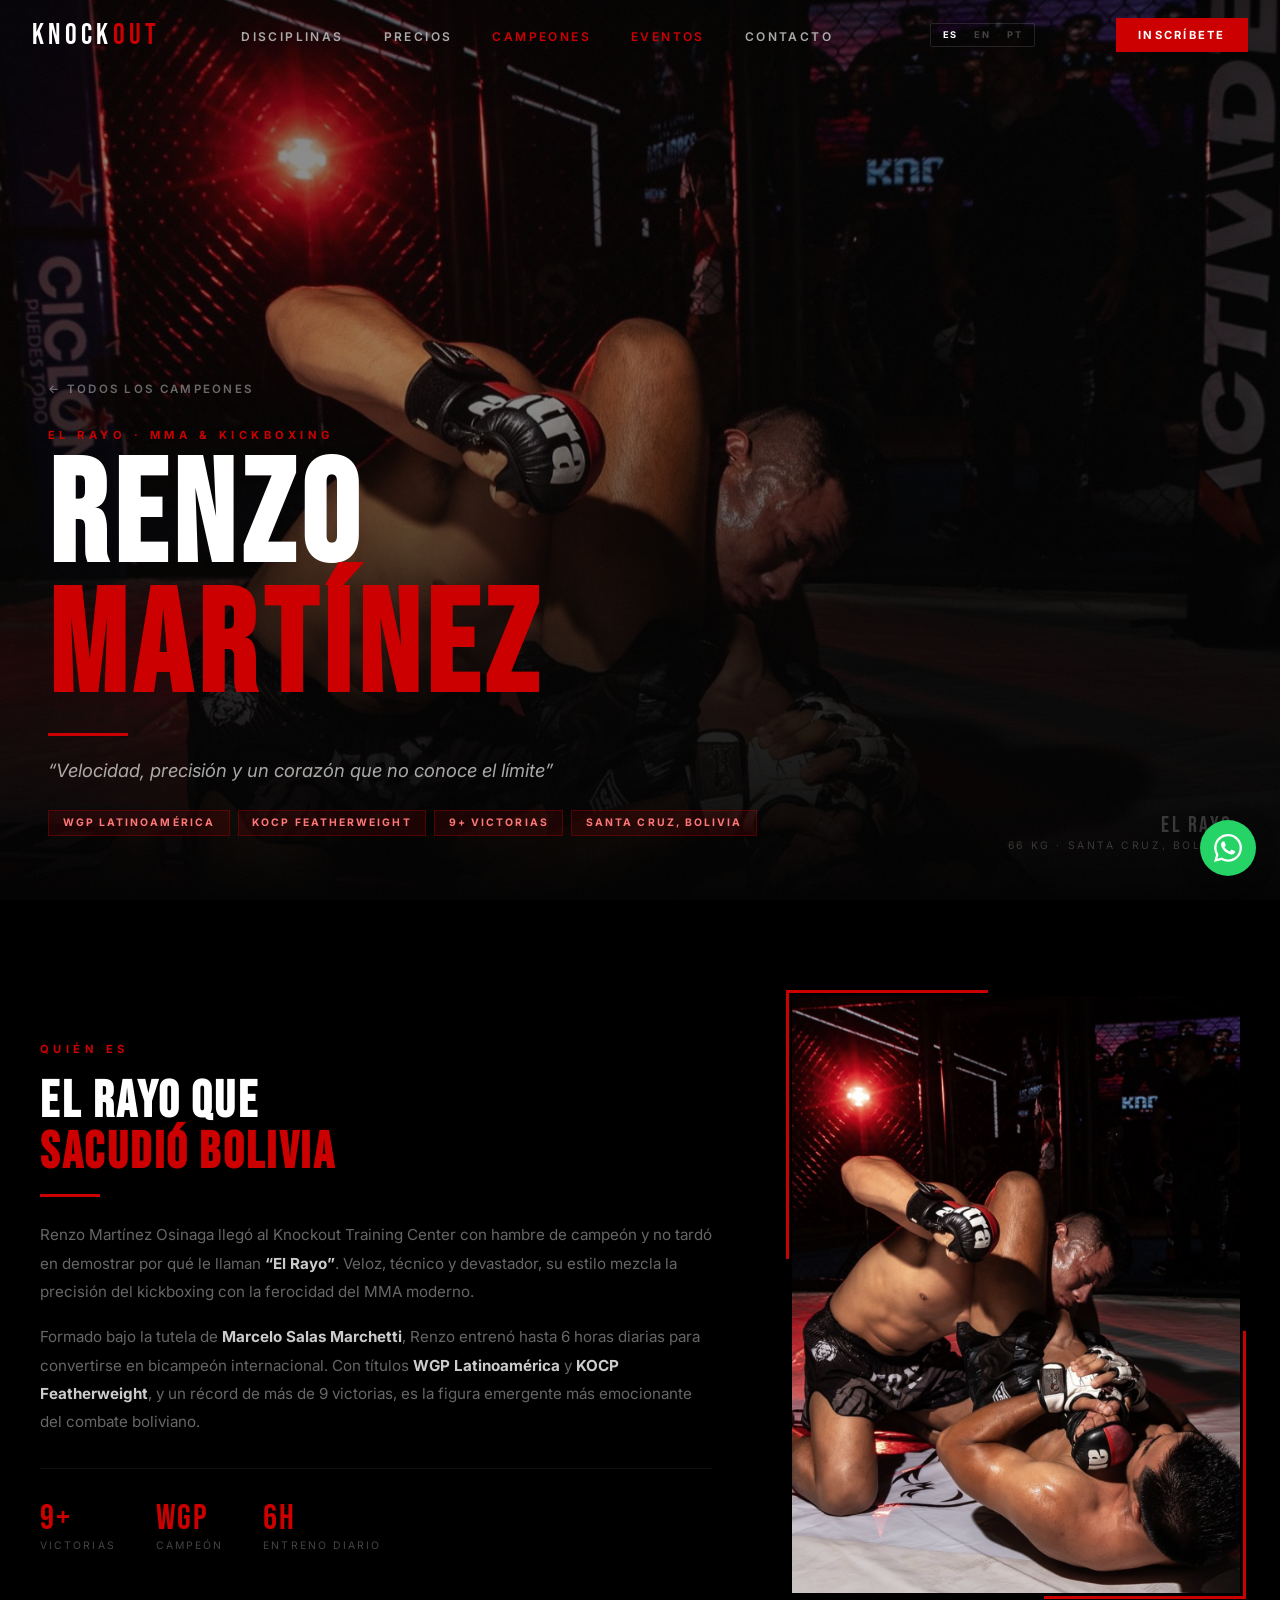
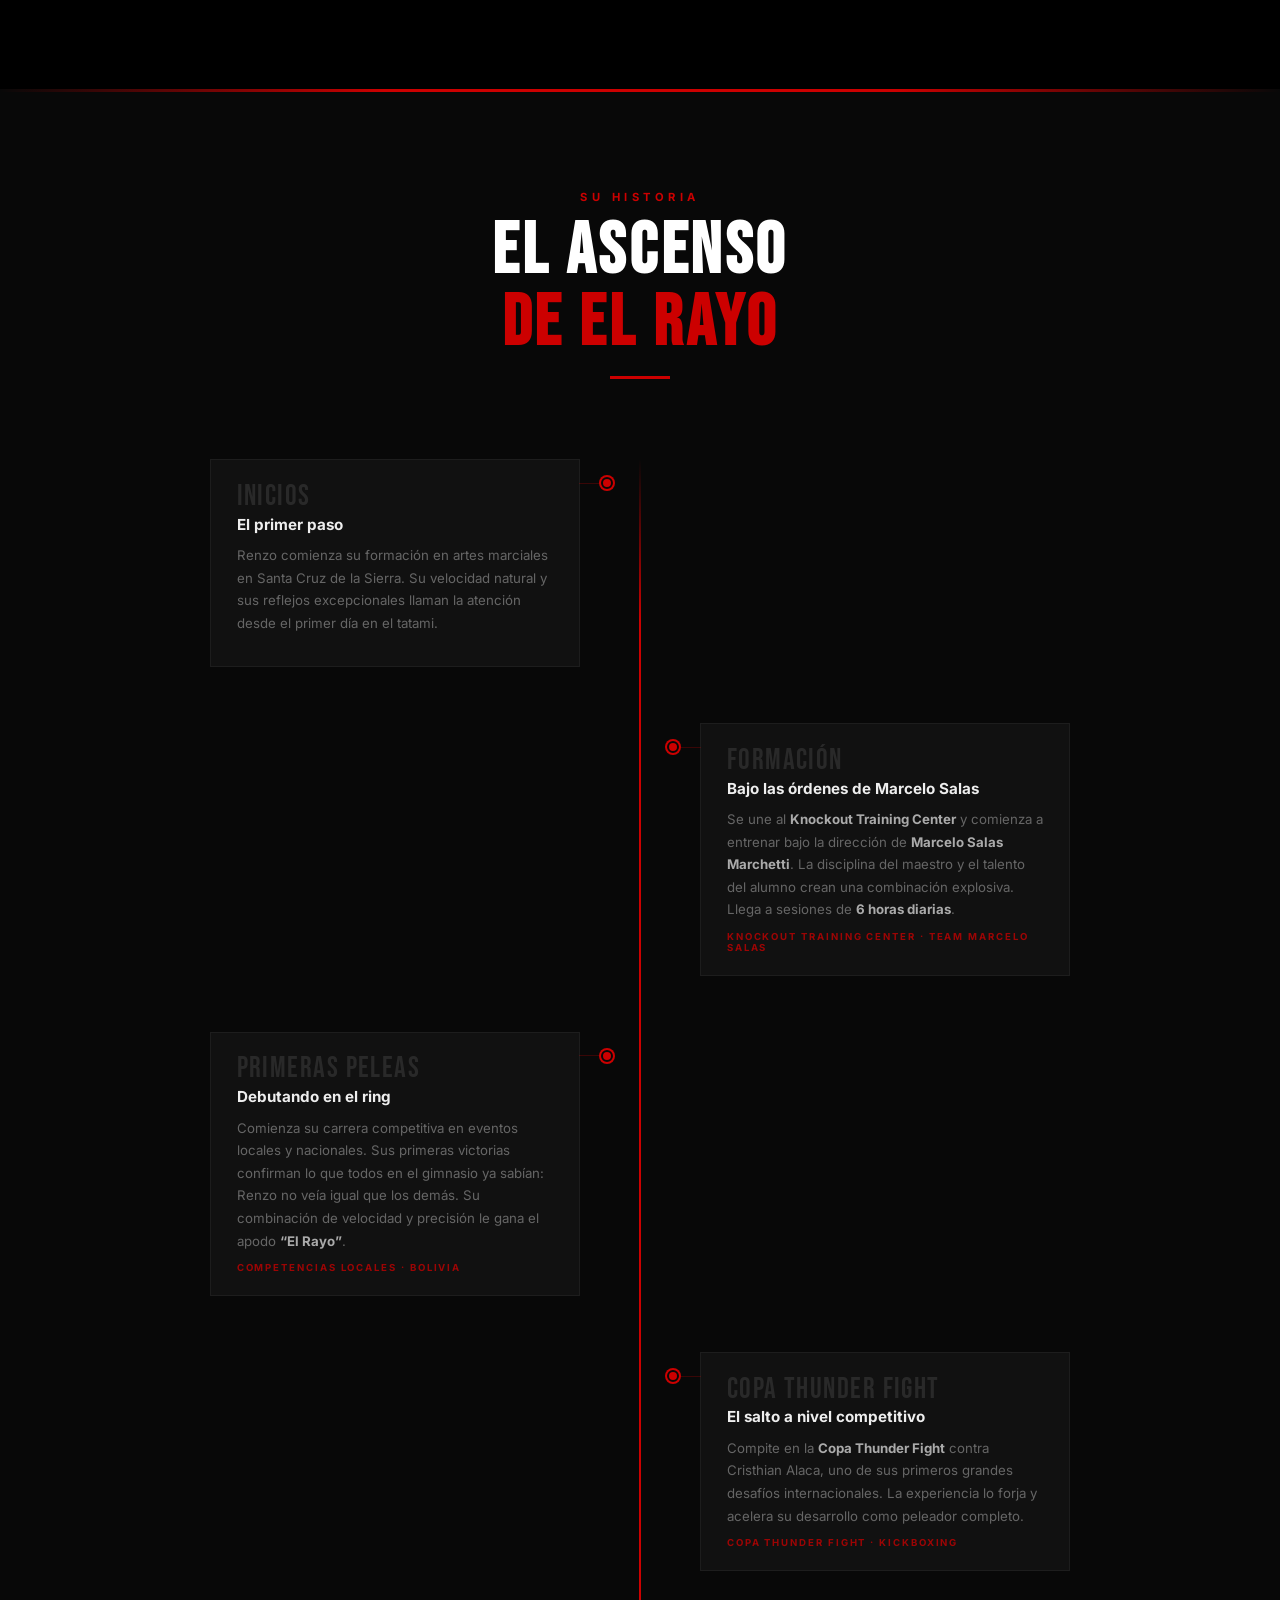
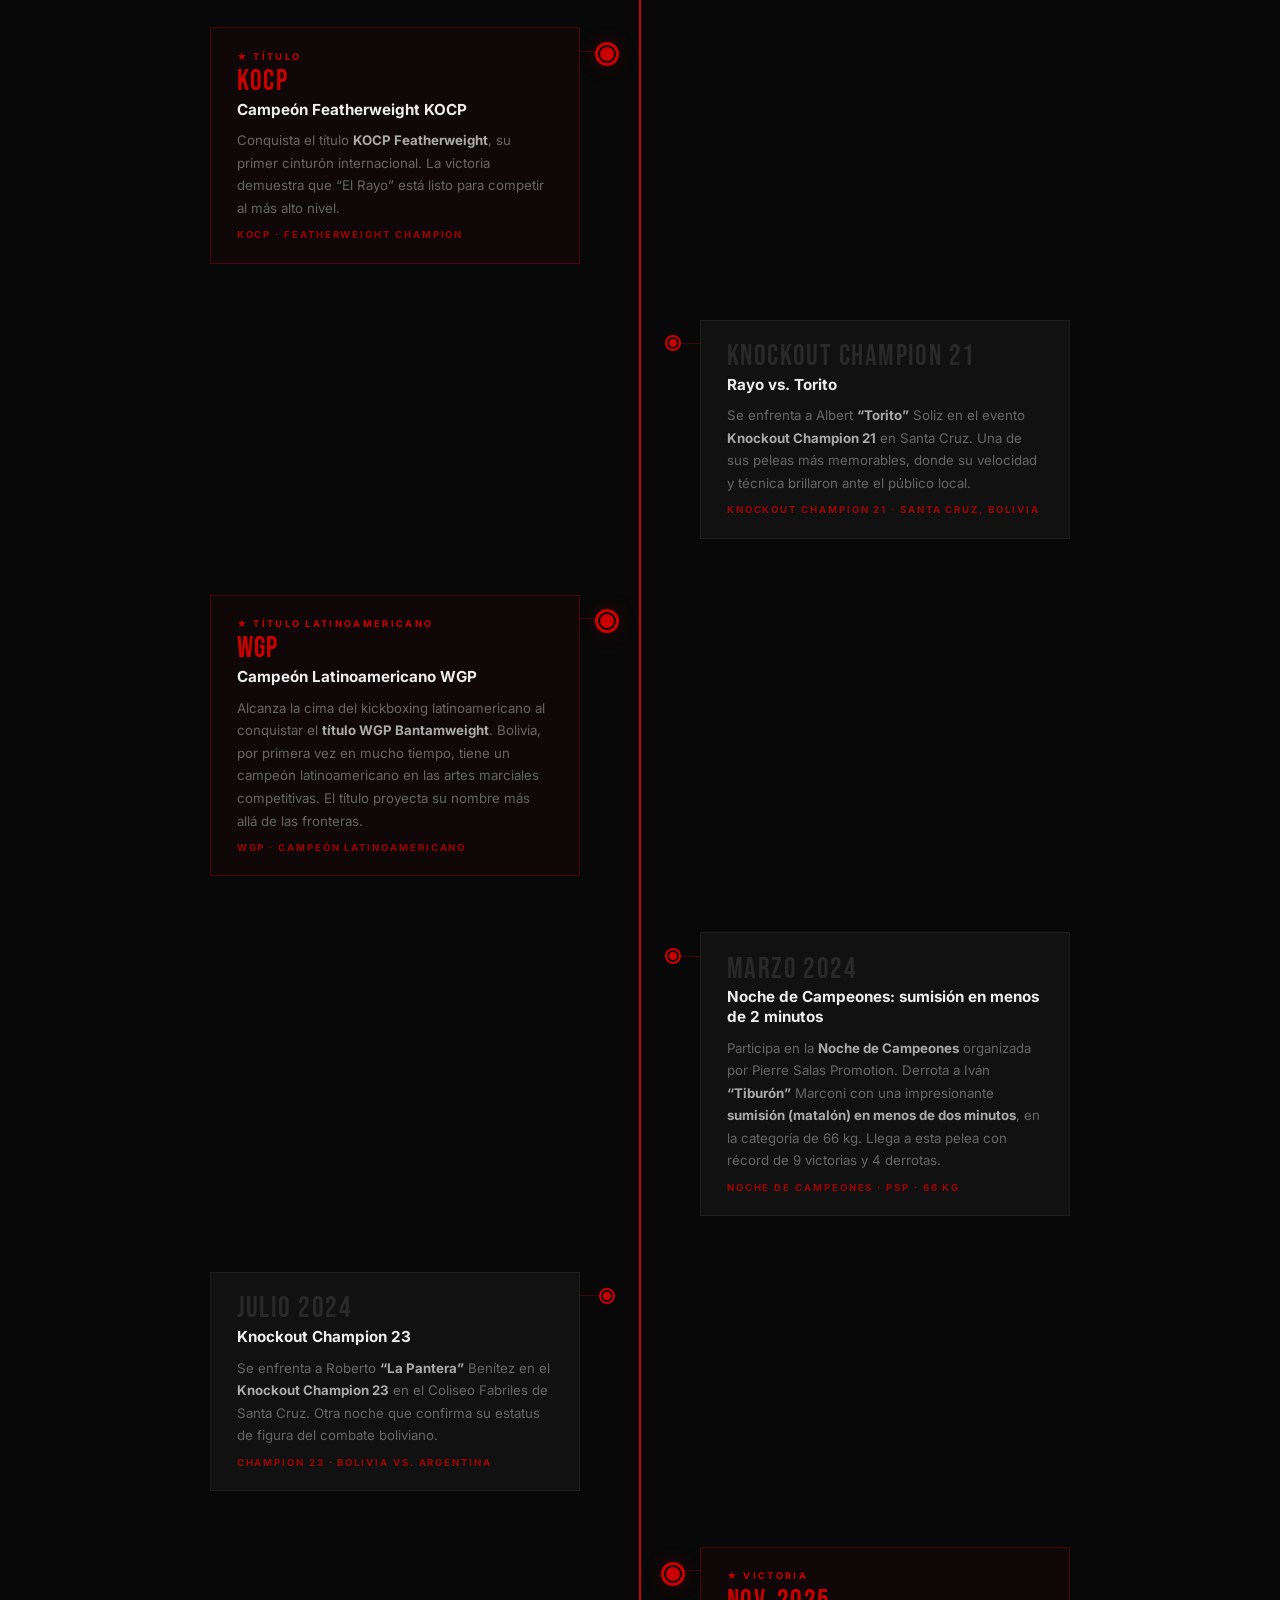
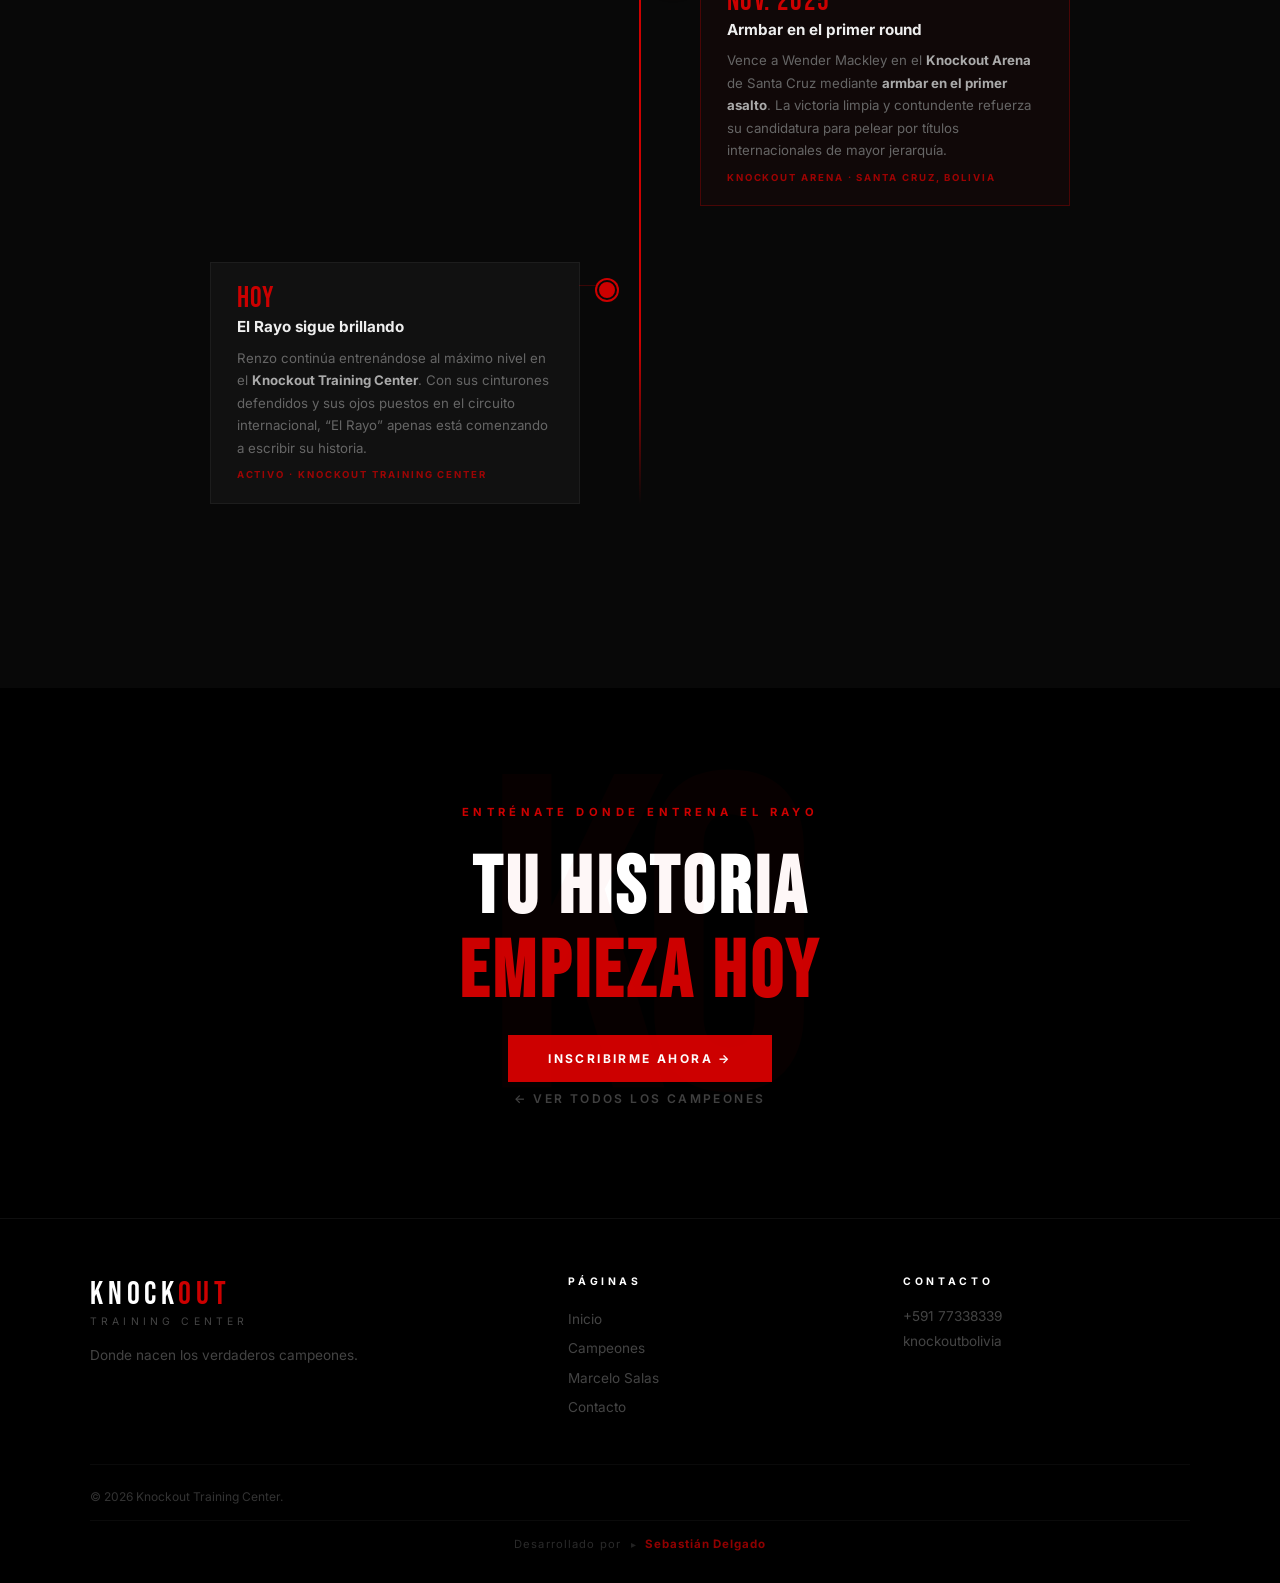
<file: renzo-martinez.html>
<!DOCTYPE html>
<html lang="es">
<head>
  <meta charset="UTF-8" />
  <meta name="viewport" content="width=device-width, initial-scale=1.0" />
  <title>Renzo &ldquo;El Rayo&rdquo; Mart&iacute;nez | Knockout Training Center</title>
  <link rel="icon" type="image/x-icon" href="favicon.ico" />
  <link rel="stylesheet" href="style.css" />
  <link rel="stylesheet" href="campeon.css" />
  <link rel="stylesheet" href="i18n.css" />
</head>
<body>

  <nav id="navbar">
    <a href="index.html" class="nav-logo">KNOCK<span>OUT</span></a>
    <ul class="nav-links">
      <li><a href="index.html#disciplinas" data-i18n="nav.disciplinas">Disciplinas</a></li>
      <li><a href="index.html#precios" data-i18n="nav.precios">Precios</a></li>
      <li><a href="campeones.html" style="color:#CC0000;" data-i18n="nav.campeones">Campeones</a></li>
      <li><a href="eventos.html" style="color:#CC0000;" data-i18n="nav.eventos">Eventos</a></li>
      <li><a href="index.html#contacto" data-i18n="nav.contacto">Contacto</a></li>
    </ul>
    <div class="lang-switcher">
      <span class="lang-btn active" data-lang="es" onclick="setLanguage('es')">ES</span>
      <span class="lang-dot">·</span>
      <span class="lang-btn" data-lang="en" onclick="setLanguage('en')">EN</span>
      <span class="lang-dot">·</span>
      <span class="lang-btn" data-lang="pt" onclick="setLanguage('pt')">PT</span>
    </div>
    <a href="https://wa.me/59177338339" target="_blank" class="nav-cta" data-i18n="nav.cta">Inscr&iacute;bete</a>
    <button class="hamburger" id="hamburger"><span></span><span></span><span></span></button>
  </nav>
  <div class="mobile-menu" id="mobileMenu">
    <a href="index.html"             onclick="closeMenu()" data-i18n="nav.inicio">Inicio</a>
    <a href="index.html#disciplinas" onclick="closeMenu()" data-i18n="nav.disciplinas">Disciplinas</a>
    <a href="index.html#precios"     onclick="closeMenu()" data-i18n="nav.precios">Precios</a>
    <a href="campeones.html"         onclick="closeMenu()" style="color:#CC0000;" data-i18n="nav.campeones">Campeones</a>
    <a href="eventos.html"           onclick="closeMenu()" style="color:#CC0000;" data-i18n="nav.eventos">Eventos</a>
    <a href="index.html#contacto"    onclick="closeMenu()" data-i18n="nav.contacto">Contacto</a>
    <div class="lang-switcher" style="margin:0.5rem auto;">
      <span class="lang-btn active" data-lang="es" onclick="setLanguage('es');closeMenu()">ES</span>
      <span class="lang-dot">·</span>
      <span class="lang-btn" data-lang="en" onclick="setLanguage('en');closeMenu()">EN</span>
      <span class="lang-dot">·</span>
      <span class="lang-btn" data-lang="pt" onclick="setLanguage('pt');closeMenu()">PT</span>
    </div>
  </div>

  <!-- HERO -->
  <section class="cp-hero">
    <div class="cp-hero-bg" style="background-image:url('img/hero6.jpg'); background-position:center 15%;"></div>
    <div class="cp-hero-overlay"></div>
    <div class="cp-hero-noise"></div>
    <div class="cp-hero-content">
      <a href="campeones.html" class="cp-back">&#8592; Todos los campeones</a>
      <div class="cp-hero-tag">El Rayo &middot; MMA &amp; Kickboxing</div>
      <h1 class="bebas cp-hero-name">Renzo<br><span class="red">Mart&iacute;nez</span></h1>
      <div class="cp-hero-line"></div>
      <p class="cp-hero-claim">&ldquo;Velocidad, precisi&oacute;n y un coraz&oacute;n que no conoce el l&iacute;mite&rdquo;</p>
      <div class="cp-hero-chips">
        <span>WGP Latinoam&eacute;rica</span>
        <span>KOCP Featherweight</span>
        <span>9+ Victorias</span>
        <span>Santa Cruz, Bolivia</span>
      </div>
    </div>
    <div class="cp-hero-birth">
      <span class="bebas">El Rayo</span>
      <span>66 KG &middot; Santa Cruz, Bolivia</span>
    </div>
  </section>

  <!-- INTRO -->
  <section class="cp-intro reveal">
    <div class="cp-intro-grid cp-intro-grid-reverse">
      <div class="cp-intro-text reveal-left">
        <span class="section-tag">Qui&eacute;n es</span>
        <h2 class="bebas cp-section-title">El rayo que<br><span class="red">sacudi&oacute; Bolivia</span></h2>
        <div class="divider left"></div>
        <p>Renzo Mart&iacute;nez Osinaga lleg&oacute; al Knockout Training Center con hambre de campe&oacute;n y no tard&oacute; en demostrar por qu&eacute; le llaman <strong>&ldquo;El Rayo&rdquo;</strong>. Veloz, t&eacute;cnico y devastador, su estilo mezcla la precisi&oacute;n del kickboxing con la ferocidad del MMA moderno.</p>
        <p>Formado bajo la tutela de <strong>Marcelo Salas Marchetti</strong>, Renzo entren&oacute; hasta 6 horas diarias para convertirse en bicampe&oacute;n internacional. Con t&iacute;tulos <strong>WGP Latinoam&eacute;rica</strong> y <strong>KOCP Featherweight</strong>, y un r&eacute;cord de m&aacute;s de 9 victorias, es la figura emergente m&aacute;s emocionante del combate boliviano.</p>
        <div class="cp-stat-row">
          <div class="cp-stat"><span class="bebas red">9+</span><span>Victorias</span></div>
          <div class="cp-stat"><span class="bebas red">WGP</span><span>Campe&oacute;n</span></div>
          <div class="cp-stat"><span class="bebas red">6h</span><span>Entreno diario</span></div>
        </div>
      </div>
      <div class="cp-intro-photo reveal-right">
        <div class="cp-photo-wrap">
          <img src="img/hero6.jpg" alt="Renzo Martinez en combate" style="object-position:center 15%;" />
        </div>
      </div>
    </div>
  </section>

  <!-- TIMELINE -->
  <section class="cp-timeline-section">
    <div class="cp-timeline-header reveal">
      <span class="section-tag">Su historia</span>
      <h2 class="bebas cp-tl-title">El ascenso<br><span class="red">de El Rayo</span></h2>
      <div class="divider"></div>
    </div>

    <div class="cp-timeline">
      <div class="cp-tl-spine"></div>

      <div class="cp-tl-item cp-tl-left reveal-left">
        <div class="cp-tl-dot"></div>
        <div class="cp-tl-card">
          <span class="cp-tl-year bebas">Inicios</span>
          <h3>El primer paso</h3>
          <p>Renzo comienza su formaci&oacute;n en artes marciales en Santa Cruz de la Sierra. Su velocidad natural y sus reflejos excepcionales llaman la atenci&oacute;n desde el primer d&iacute;a en el tatami.</p>
        </div>
      </div>

      <div class="cp-tl-item cp-tl-right reveal-right">
        <div class="cp-tl-dot"></div>
        <div class="cp-tl-card">
          <span class="cp-tl-year bebas">Formaci&oacute;n</span>
          <h3>Bajo las &oacute;rdenes de Marcelo Salas</h3>
          <p>Se une al <strong>Knockout Training Center</strong> y comienza a entrenar bajo la direcci&oacute;n de <strong>Marcelo Salas Marchetti</strong>. La disciplina del maestro y el talento del alumno crean una combinaci&oacute;n explosiva. Llega a sesiones de <strong>6 horas diarias</strong>.</p>
          <div class="cp-tl-tag">Knockout Training Center &middot; Team Marcelo Salas</div>
        </div>
      </div>

      <div class="cp-tl-item cp-tl-left reveal-left">
        <div class="cp-tl-dot"></div>
        <div class="cp-tl-card">
          <span class="cp-tl-year bebas">Primeras peleas</span>
          <h3>Debutando en el ring</h3>
          <p>Comienza su carrera competitiva en eventos locales y nacionales. Sus primeras victorias confirman lo que todos en el gimnasio ya sab&iacute;an: Renzo no ve&iacute;a igual que los dem&aacute;s. Su combinaci&oacute;n de velocidad y precisi&oacute;n le gana el apodo <strong>&ldquo;El Rayo&rdquo;</strong>.</p>
          <div class="cp-tl-tag">Competencias locales &middot; Bolivia</div>
        </div>
      </div>

      <div class="cp-tl-item cp-tl-right reveal-right">
        <div class="cp-tl-dot"></div>
        <div class="cp-tl-card">
          <span class="cp-tl-year bebas">Copa Thunder Fight</span>
          <h3>El salto a nivel competitivo</h3>
          <p>Compite en la <strong>Copa Thunder Fight</strong> contra Cristhian Alaca, uno de sus primeros grandes desaf&iacute;os internacionales. La experiencia lo forja y acelera su desarrollo como peleador completo.</p>
          <div class="cp-tl-tag">Copa Thunder Fight &middot; Kickboxing</div>
        </div>
      </div>

      <div class="cp-tl-item cp-tl-left reveal-left cp-tl-highlight">
        <div class="cp-tl-dot cp-dot-big"></div>
        <div class="cp-tl-card cp-card-red">
          <div class="cp-tl-star">&#9733; T&Iacute;TULO</div>
          <span class="cp-tl-year bebas red">KOCP</span>
          <h3>Campe&oacute;n Featherweight KOCP</h3>
          <p>Conquista el t&iacute;tulo <strong>KOCP Featherweight</strong>, su primer cintur&oacute;n internacional. La victoria demuestra que &ldquo;El Rayo&rdquo; est&aacute; listo para competir al m&aacute;s alto nivel.</p>
          <div class="cp-tl-tag">KOCP &middot; Featherweight Champion</div>
        </div>
      </div>

      <div class="cp-tl-item cp-tl-right reveal-right">
        <div class="cp-tl-dot"></div>
        <div class="cp-tl-card">
          <span class="cp-tl-year bebas">Knockout Champion 21</span>
          <h3>Rayo vs. Torito</h3>
          <p>Se enfrenta a Albert <strong>&ldquo;Torito&rdquo;</strong> Soliz en el evento <strong>Knockout Champion 21</strong> en Santa Cruz. Una de sus peleas m&aacute;s memorables, donde su velocidad y t&eacute;cnica brillaron ante el p&uacute;blico local.</p>
          <div class="cp-tl-tag">Knockout Champion 21 &middot; Santa Cruz, Bolivia</div>
        </div>
      </div>

      <div class="cp-tl-item cp-tl-left reveal-left cp-tl-highlight">
        <div class="cp-tl-dot cp-dot-big"></div>
        <div class="cp-tl-card cp-card-red">
          <div class="cp-tl-star">&#9733; T&Iacute;TULO LATINOAMERICANO</div>
          <span class="cp-tl-year bebas red">WGP</span>
          <h3>Campe&oacute;n Latinoamericano WGP</h3>
          <p>Alcanza la cima del kickboxing latinoamericano al conquistar el <strong>t&iacute;tulo WGP Bantamweight</strong>. Bolivia, por primera vez en mucho tiempo, tiene un campe&oacute;n latinoamericano en las artes marciales competitivas. El t&iacute;tulo proyecta su nombre m&aacute;s all&aacute; de las fronteras.</p>
          <div class="cp-tl-tag">WGP &middot; Campe&oacute;n Latinoamericano</div>
        </div>
      </div>

      <div class="cp-tl-item cp-tl-right reveal-right">
        <div class="cp-tl-dot"></div>
        <div class="cp-tl-card">
          <span class="cp-tl-year bebas">Marzo 2024</span>
          <h3>Noche de Campeones: sumisi&oacute;n en menos de 2 minutos</h3>
          <p>Participa en la <strong>Noche de Campeones</strong> organizada por Pierre Salas Promotion. Derrota a Iv&aacute;n <strong>&ldquo;Tiburón&rdquo;</strong> Marconi con una impresionante <strong>sumisi&oacute;n (matal&oacute;n) en menos de dos minutos</strong>, en la categor&iacute;a de 66 kg. Llega a esta pelea con r&eacute;cord de 9 victorias y 4 derrotas.</p>
          <div class="cp-tl-tag">Noche de Campeones &middot; PSP &middot; 66 KG</div>
        </div>
      </div>

      <div class="cp-tl-item cp-tl-left reveal-left">
        <div class="cp-tl-dot"></div>
        <div class="cp-tl-card">
          <span class="cp-tl-year bebas">Julio 2024</span>
          <h3>Knockout Champion 23</h3>
          <p>Se enfrenta a Roberto <strong>&ldquo;La Pantera&rdquo;</strong> Ben&iacute;tez en el <strong>Knockout Champion 23</strong> en el Coliseo Fabriles de Santa Cruz. Otra noche que confirma su estatus de figura del combate boliviano.</p>
          <div class="cp-tl-tag">Champion 23 &middot; Bolivia vs. Argentina</div>
        </div>
      </div>

      <div class="cp-tl-item cp-tl-right reveal-right cp-tl-highlight">
        <div class="cp-tl-dot cp-dot-big"></div>
        <div class="cp-tl-card cp-card-red">
          <div class="cp-tl-star">&#9733; VICTORIA</div>
          <span class="cp-tl-year bebas red">Nov. 2025</span>
          <h3>Armbar en el primer round</h3>
          <p>Vence a Wender Mackley en el <strong>Knockout Arena</strong> de Santa Cruz mediante <strong>armbar en el primer asalto</strong>. La victoria limpia y contundente refuerza su candidatura para pelear por t&iacute;tulos internacionales de mayor jerarqu&iacute;a.</p>
          <div class="cp-tl-tag">Knockout Arena &middot; Santa Cruz, Bolivia</div>
        </div>
      </div>

      <div class="cp-tl-item cp-tl-left reveal-left">
        <div class="cp-tl-dot cp-dot-pulse"></div>
        <div class="cp-tl-card">
          <span class="cp-tl-year bebas red">Hoy</span>
          <h3>El Rayo sigue brillando</h3>
          <p>Renzo contin&uacute;a entren&aacute;ndose al m&aacute;ximo nivel en el <strong>Knockout Training Center</strong>. Con sus cinturones defendidos y sus ojos puestos en el circuito internacional, &ldquo;El Rayo&rdquo; apenas est&aacute; comenzando a escribir su historia.</p>
          <div class="cp-tl-tag">Activo &middot; Knockout Training Center</div>
        </div>
      </div>

    </div>
  </section>

  <!-- CTA -->
  <section class="cp-cta reveal">
    <p class="section-tag">Entr&eacute;nate donde entrena El Rayo</p>
    <h2 class="bebas">Tu historia<br><span class="red">empieza hoy</span></h2>
    <a href="https://wa.me/59177338339?text=Hola!%20Quiero%20entrenar%20en%20Knockout%20Training%20Center%20como%20Renzo%20Martinez." target="_blank" class="btn-primary">Inscribirme ahora &rarr;</a>
    <a href="campeones.html" class="cp-back-link">&#8592; Ver todos los campeones</a>
  </section>

  <footer>
    <div class="footer-grid">
      <div class="footer-brand">
        <div class="footer-brand-name">KNOCK<span class="red">OUT</span></div>
        <div class="footer-brand-sub">Training Center</div>
        <p>Donde nacen los verdaderos campeones.</p>
      </div>
      <div>
        <p class="footer-col-title">P&aacute;ginas</p>
        <ul class="footer-links">
          <li><a href="index.html">Inicio</a></li>
          <li><a href="campeones.html">Campeones</a></li>
          <li><a href="marcelo-salas.html">Marcelo Salas</a></li>
          <li><a href="index.html#contacto">Contacto</a></li>
        </ul>
      </div>
      <div>
        <p class="footer-col-title">Contacto</p>
        <div class="footer-contact-items">
          <a href="https://wa.me/59177338339">+591 77338339</a>
          <a href="https://www.facebook.com/knockoutbolivia" target="_blank">knockoutbolivia</a>
        </div>
      </div>
    </div>
    <div class="footer-bottom">
      <p>&copy; 2026 Knockout Training Center.</p>
    </div>
    <div class="footer-dev">
      <span class="footer-dev-text">Desarrollado por</span>
      <span class="footer-dev-dot">&#9656;</span>
      <a href="https://sebastian-delgado.netlify.app/" target="_blank" class="footer-dev-name">Sebasti&aacute;n Delgado</a>
    </div>
  </footer>

  <a href="https://wa.me/59177338339" target="_blank" class="wa-float">
    <svg viewBox="0 0 24 24"><path d="M17.472 14.382c-.297-.149-1.758-.867-2.03-.967-.273-.099-.471-.148-.67.15-.197.297-.767.966-.94 1.164-.173.199-.347.223-.644.075-.297-.15-1.255-.463-2.39-1.475-.883-.788-1.48-1.761-1.653-2.059-.173-.297-.018-.458.13-.606.134-.133.298-.347.446-.52.149-.174.198-.298.298-.497.099-.198.05-.371-.025-.52-.075-.149-.669-1.612-.916-2.207-.242-.579-.487-.5-.669-.51-.173-.008-.371-.01-.57-.01-.198 0-.52.074-.792.372-.272.297-1.04 1.016-1.04 2.479 0 1.462 1.065 2.875 1.213 3.074.149.198 2.096 3.2 5.077 4.487.709.306 1.262.489 1.694.625.712.227 1.36.195 1.871.118.571-.085 1.758-.719 2.006-1.413.248-.694.248-1.289.173-1.413-.074-.124-.272-.198-.57-.347m-5.421 7.403h-.004a9.87 9.87 0 01-5.031-1.378l-.361-.214-3.741.982.998-3.648-.235-.374a9.86 9.86 0 01-1.51-5.26c.001-5.45 4.436-9.884 9.888-9.884 2.64 0 5.122 1.03 6.988 2.898a9.825 9.825 0 012.893 6.994c-.003 5.45-4.437 9.884-9.885 9.884m8.413-18.297A11.815 11.815 0 0012.05 0C5.495 0 .16 5.335.157 11.892c0 2.096.547 4.142 1.588 5.945L.057 24l6.305-1.654a11.882 11.882 0 005.683 1.448h.005c6.554 0 11.89-5.335 11.893-11.893a11.821 11.821 0 00-3.48-8.413z"/></svg>
  </a>

  <script>
    const navbar = document.getElementById('navbar');
    window.addEventListener('scroll', () => navbar.classList.toggle('scrolled', window.scrollY > 60));
    const hamburger = document.getElementById('hamburger');
    const mobileMenu = document.getElementById('mobileMenu');
    hamburger.addEventListener('click', () => { hamburger.classList.toggle('open'); mobileMenu.classList.toggle('open'); });
    function closeMenu() { hamburger.classList.remove('open'); mobileMenu.classList.remove('open'); }
    const obs = new IntersectionObserver(entries => entries.forEach(e => { if(e.isIntersecting){e.target.classList.add('visible');obs.unobserve(e.target);} }), {threshold:0.1});
    document.querySelectorAll('.reveal,.reveal-left,.reveal-right').forEach(el => obs.observe(el));
  </script>
  <script src="i18n.js"></script>
</body>
</html>
</file>
<file: style.css>
@import url('https://fonts.googleapis.com/css2?family=Bebas+Neue&family=Inter:wght@400;500;600;700&display=swap');

/* ─── Reset & Base ─── */
*, *::before, *::after { box-sizing: border-box; margin: 0; padding: 0; }

html { scroll-behavior: smooth; }

body {
  background: #000;
  color: #fff;
  font-family: 'Inter', sans-serif;
  overflow-x: hidden;
}

::-webkit-scrollbar { width: 5px; }
::-webkit-scrollbar-track { background: #111; }
::-webkit-scrollbar-thumb { background: #CC0000; border-radius: 3px; }

/* ─── Utilities ─── */
.bebas { font-family: 'Bebas Neue', sans-serif; letter-spacing: 0.05em; }
.red   { color: #CC0000; }

.section-tag {
  display: inline-block;
  color: #CC0000;
  font-size: 0.7rem;
  font-weight: 700;
  letter-spacing: 0.4em;
  text-transform: uppercase;
  margin-bottom: 0.75rem;
}

.section-title {
  font-family: 'Bebas Neue', sans-serif;
  font-size: clamp(2.5rem, 7vw, 5rem);
  letter-spacing: 0.05em;
  line-height: 1;
  margin-bottom: 1rem;
}

.divider {
  width: 60px;
  height: 3px;
  background: #CC0000;
  margin: 0 auto 1.5rem;
}

.divider.left { margin-left: 0; }

/* ─── Navbar ─── */
#navbar {
  position: fixed;
  top: 0; left: 0; right: 0;
  z-index: 100;
  padding: 0 2rem;
  height: 70px;
  display: flex;
  align-items: center;
  justify-content: space-between;
  transition: background 0.3s, box-shadow 0.3s;
}

#navbar.scrolled {
  background: rgba(0,0,0,0.95);
  backdrop-filter: blur(8px);
  box-shadow: 0 4px 30px rgba(0,0,0,0.5);
}

.nav-logo {
  font-family: 'Bebas Neue', sans-serif;
  font-size: 1.8rem;
  letter-spacing: 0.15em;
  color: #fff;
  text-decoration: none;
}

.nav-logo span { color: #CC0000; }

.nav-links {
  display: flex;
  list-style: none;
  gap: 2.5rem;
}

.nav-links a {
  color: #aaa;
  text-decoration: none;
  font-size: 0.75rem;
  font-weight: 600;
  letter-spacing: 0.2em;
  text-transform: uppercase;
  transition: color 0.2s;
}

.nav-links a:hover { color: #CC0000; }

.nav-cta {
  background: #CC0000;
  color: #fff !important;
  padding: 0.6rem 1.4rem;
  font-size: 0.7rem;
  font-weight: 700;
  letter-spacing: 0.2em;
  text-transform: uppercase;
  text-decoration: none;
  transition: background 0.2s;
}

.nav-cta:hover { background: #aa0000 !important; color: #fff !important; }

/* Mobile hamburger */
.hamburger {
  display: none;
  flex-direction: column;
  gap: 5px;
  cursor: pointer;
  background: none;
  border: none;
  padding: 4px;
}

.hamburger span {
  display: block;
  width: 24px;
  height: 2px;
  background: #fff;
  transition: all 0.3s;
}

.hamburger.open span:nth-child(1) { transform: rotate(45deg) translate(5px, 5px); }
.hamburger.open span:nth-child(2) { opacity: 0; }
.hamburger.open span:nth-child(3) { transform: rotate(-45deg) translate(5px, -5px); }

.mobile-menu {
  display: none;
  position: fixed;
  top: 70px; left: 0; right: 0;
  background: rgba(0,0,0,0.98);
  border-top: 1px solid rgba(255,255,255,0.08);
  z-index: 99;
  padding: 1rem 0 1.5rem;
}

.mobile-menu.open { display: block; }

.mobile-menu a {
  display: block;
  padding: 0.85rem 2rem;
  color: #aaa;
  text-decoration: none;
  font-size: 0.8rem;
  font-weight: 600;
  letter-spacing: 0.2em;
  text-transform: uppercase;
  transition: color 0.2s, background 0.2s;
}

.mobile-menu a:hover { color: #CC0000; background: rgba(255,255,255,0.03); }

.mobile-menu .nav-cta {
  display: block;
  margin: 0.75rem 2rem 0;
  text-align: center;
}

/* ─── Hero ─── */
#inicio {
  position: relative;
  min-height: 100vh;
  display: flex;
  align-items: center;
  justify-content: center;
  overflow: hidden;
}

.hero-bg {
  position: absolute;
  inset: 0;
  background-image: url('img/hero.jpg');
  background-size: cover;
  background-position: center 35%;
}

.hero-overlay {
  position: absolute;
  inset: 0;
  background: linear-gradient(
    to bottom,
    rgba(0,0,0,0.5) 0%,
    rgba(0,0,0,0.3) 40%,
    rgba(0,0,0,0.7) 80%,
    #000 100%
  );
}

.hero-overlay-sides {
  position: absolute;
  inset: 0;
  background: linear-gradient(to right, rgba(0,0,0,0.5), transparent 40%, transparent 60%, rgba(0,0,0,0.5));
}

.hero-red-glow {
  position: absolute;
  bottom: 0; left: 0; right: 0;
  height: 200px;
  background: linear-gradient(to top, rgba(180,0,0,0.2), transparent);
}

.hero-content {
  position: relative;
  z-index: 2;
  text-align: center;
  padding: 0 1.5rem;
  max-width: 900px;
}

.hero-badge {
  display: inline-block;
  border: 1px solid rgba(204,0,0,0.5);
  background: rgba(204,0,0,0.08);
  color: #ff6666;
  font-size: 0.65rem;
  font-weight: 700;
  letter-spacing: 0.35em;
  text-transform: uppercase;
  padding: 0.5rem 1.2rem;
  margin-bottom: 2rem;
}

.hero-title {
  font-family: 'Bebas Neue', sans-serif;
  font-size: clamp(5rem, 15vw, 10rem);
  line-height: 0.9;
  letter-spacing: 0.05em;
  margin-bottom: 0.25rem;
}

.hero-subtitle {
  font-family: 'Bebas Neue', sans-serif;
  font-size: clamp(1rem, 3vw, 1.8rem);
  letter-spacing: 0.5em;
  color: rgba(255,255,255,0.7);
  margin-bottom: 2rem;
}

.hero-slogan {
  font-size: clamp(0.95rem, 2.5vw, 1.3rem);
  font-style: italic;
  color: rgba(255,255,255,0.85);
  margin-bottom: 0.75rem;
}

.hero-valores {
  font-size: 0.7rem;
  letter-spacing: 0.35em;
  color: #CC0000;
  text-transform: uppercase;
  margin-bottom: 3rem;
}

.hero-btns {
  display: flex;
  flex-wrap: wrap;
  gap: 1rem;
  justify-content: center;
}

.btn-primary {
  background: #CC0000;
  color: #fff;
  font-weight: 700;
  font-size: 0.75rem;
  letter-spacing: 0.2em;
  text-transform: uppercase;
  text-decoration: none;
  padding: 1rem 2.5rem;
  transition: background 0.2s, transform 0.2s;
}

.btn-primary:hover { background: #aa0000; transform: scale(1.04); }

.btn-outline {
  border: 1px solid rgba(255,255,255,0.35);
  color: #fff;
  font-weight: 700;
  font-size: 0.75rem;
  letter-spacing: 0.2em;
  text-transform: uppercase;
  text-decoration: none;
  padding: 1rem 2.5rem;
  transition: border-color 0.2s, background 0.2s;
}

.btn-outline:hover { border-color: #fff; background: rgba(255,255,255,0.07); }

.scroll-indicator {
  position: absolute;
  bottom: 2rem;
  left: 50%;
  transform: translateX(-50%);
  display: flex;
  flex-direction: column;
  align-items: center;
  gap: 0.5rem;
  color: rgba(255,255,255,0.3);
  font-size: 0.6rem;
  letter-spacing: 0.3em;
  text-transform: uppercase;
  z-index: 2;
}

.scroll-line {
  width: 1px;
  height: 40px;
  background: linear-gradient(to bottom, rgba(255,255,255,0.4), transparent);
}

/* ─── Disciplinas ─── */
#disciplinas {
  padding: 6rem 2rem;
  background: #0a0a0a;
  position: relative;
  overflow: hidden;
}

.bg-pattern {
  position: absolute;
  inset: 0;
  opacity: 0.04;
  background-image: repeating-linear-gradient(
    45deg,
    #CC0000 0, #CC0000 1px,
    transparent 0, transparent 50%
  );
  background-size: 20px 20px;
}

.section-header { text-align: center; margin-bottom: 4rem; }
.section-header p.desc { color: #666; max-width: 500px; margin: 0 auto; font-size: 0.95rem; line-height: 1.7; }

.disciplinas-grid {
  display: grid;
  grid-template-columns: repeat(auto-fill, minmax(240px, 1fr));
  gap: 1px;
  background: rgba(255,255,255,0.06);
  max-width: 1200px;
  margin: 0 auto;
  position: relative;
  z-index: 1;
}

.disciplina-card {
  position: relative;
  padding: 2rem;
  cursor: default;
  overflow: hidden;
  min-height: 220px;
  display: flex;
  flex-direction: column;
  justify-content: flex-end;
}

/* Imagen de fondo por disciplina */
.disciplina-card::before {
  content: '';
  position: absolute;
  inset: 0;
  background-size: cover;
  background-position: center;
  transition: transform 0.5s ease, opacity 0.3s ease;
  opacity: 0.35;
}

.disciplina-card:hover::before {
  transform: scale(1.07);
  opacity: 0.55;
}

/* Overlay oscuro sobre la imagen */
.disciplina-card::after {
  content: '';
  position: absolute;
  inset: 0;
  background: linear-gradient(
    to top,
    rgba(0,0,0,0.92) 0%,
    rgba(0,0,0,0.6) 50%,
    rgba(0,0,0,0.3) 100%
  );
  transition: background 0.3s;
}

.disciplina-card:hover::after {
  background: linear-gradient(
    to top,
    rgba(0,0,0,0.88) 0%,
    rgba(140,0,0,0.25) 60%,
    rgba(0,0,0,0.2) 100%
  );
}

/* Imágenes por disciplina */
.card-boxeo::before       { background-image: url('https://images.unsplash.com/photo-1549719386-74dfcbf7dbed?w=600&q=80'); }
.card-kickboxing::before  { background-image: url('https://images.pexels.com/photos/5424666/pexels-photo-5424666.jpeg?auto=compress&cs=tinysrgb&w=600'); }
.card-jiujitsu::before    { background-image: url('https://images.unsplash.com/photo-1747331796135-0e2354a712e4?w=600&q=80&auto=format&fit=crop'); }
.card-mma::before         { background-image: url('img/hero6.jpg'); background-position: center top; }
.card-crossfit::before    { background-image: url('https://images.unsplash.com/photo-1534258936925-c58bed479fcb?w=600&q=80'); }
.card-boxhit::before      { background-image: url('img/hero2.jpg'); background-position: center top; }
.card-gym::before         { background-image: url('img/hero4.jpg'); }

/* Contenido encima de la imagen */
.card-content {
  position: relative;
  z-index: 1;
}

.card-num {
  font-family: 'Bebas Neue', sans-serif;
  font-size: 3rem;
  color: rgba(255,255,255,0.12);
  line-height: 1;
  transition: color 0.3s;
  margin-bottom: 0.5rem;
}

.disciplina-card:hover .card-num { color: rgba(204,0,0,0.3); }

.card-name {
  font-family: 'Bebas Neue', sans-serif;
  font-size: 1.5rem;
  letter-spacing: 0.05em;
  color: #fff;
  margin-bottom: 0.5rem;
  transition: color 0.3s;
}

.disciplina-card:hover .card-name { color: #ff4444; }

.card-bar {
  width: 32px;
  height: 2px;
  background: #CC0000;
  margin-bottom: 0.75rem;
  transition: width 0.3s;
}

.disciplina-card:hover .card-bar { width: 64px; }

.card-desc { color: #aaa; font-size: 0.82rem; line-height: 1.6; margin-bottom: 1rem; }

.card-wa-btn {
  display: inline-block;
  color: #CC0000;
  font-size: 0.72rem;
  font-weight: 700;
  letter-spacing: 0.15em;
  text-transform: uppercase;
  text-decoration: none;
  border-bottom: 1px solid rgba(204,0,0,0.3);
  padding-bottom: 2px;
  transition: color 0.2s, border-color 0.2s;
}
.card-wa-btn:hover { color: #ff4444; border-color: #ff4444; }

.card-cta {
  background: #CC0000;
  padding: 2rem;
  display: flex;
  flex-direction: column;
  justify-content: space-between;
  min-height: 200px;
}

.card-cta-title {
  font-family: 'Bebas Neue', sans-serif;
  font-size: 1.6rem;
  letter-spacing: 0.05em;
  color: #fff;
  margin-bottom: 0.5rem;
}

.card-cta p { color: rgba(255,255,255,0.8); font-size: 0.85rem; }

.card-cta a {
  display: inline-block;
  margin-top: 1.5rem;
  background: #fff;
  color: #CC0000;
  font-weight: 700;
  font-size: 0.75rem;
  letter-spacing: 0.2em;
  text-transform: uppercase;
  text-decoration: none;
  padding: 0.75rem 1.5rem;
  transition: background 0.2s;
}

.card-cta a:hover { background: #f0f0f0; }

/* ─── Nosotros ─── */
#nosotros { background: #000; }

.team-photo {
  position: relative;
  height: clamp(280px, 50vh, 500px);
  overflow: hidden;
}

.team-photo-bg {
  position: absolute;
  inset: 0;
  background-image: url('img/hero3.jpg');
  background-size: cover;
  background-position: center 38%;
}

.team-photo-overlay {
  position: absolute;
  inset: 0;
  background: linear-gradient(to bottom, rgba(0,0,0,0.2), #000 95%);
}

.team-photo-overlay-left {
  position: absolute;
  inset: 0;
  background: linear-gradient(to right, rgba(0,0,0,0.6), transparent 60%);
}

.team-photo-text {
  position: absolute;
  bottom: 2rem;
  left: 2.5rem;
}

.team-photo-text h2 {
  font-family: 'Bebas Neue', sans-serif;
  font-size: clamp(2rem, 5vw, 3.5rem);
  letter-spacing: 0.05em;
  line-height: 1.05;
}

.stats-bar {
  display: grid;
  grid-template-columns: repeat(4, 1fr);
  border-top: 1px solid rgba(255,255,255,0.08);
  border-bottom: 1px solid rgba(255,255,255,0.08);
}

.stat-item {
  text-align: center;
  padding: 2rem 1rem;
  border-right: 1px solid rgba(255,255,255,0.08);
}

.stat-item:last-child { border-right: none; }

.stat-value {
  font-family: 'Bebas Neue', sans-serif;
  font-size: 2.8rem;
  color: #CC0000;
  line-height: 1;
  margin-bottom: 0.3rem;
}

.stat-label {
  color: #555;
  font-size: 0.65rem;
  letter-spacing: 0.3em;
  text-transform: uppercase;
}

.nosotros-content {
  max-width: 1200px;
  margin: 0 auto;
  padding: 5rem 2rem;
  display: grid;
  grid-template-columns: 1fr 1fr;
  gap: 5rem;
  align-items: center;
}

.nosotros-text p {
  color: #666;
  line-height: 1.8;
  margin-bottom: 1.25rem;
  font-size: 0.95rem;
}

.nosotros-text strong { color: #fff; }

.instructor-tag .name {
  font-family: 'Bebas Neue', sans-serif;
  font-size: 1.4rem;
  letter-spacing: 0.05em;
  color: #fff;
}

.instructor-tag .role {
  color: #CC0000;
  font-size: 0.65rem;
  font-weight: 700;
  letter-spacing: 0.3em;
  text-transform: uppercase;
  margin-top: 0.15rem;
}

.photo-grid {
  display: grid;
  grid-template-columns: 1fr 1fr;
  gap: 0.75rem;
}

.photo-grid-item {
  overflow: hidden;
  aspect-ratio: 3/4;
}

.photo-grid-item:nth-child(2) { margin-top: 2.5rem; }

.photo-grid-item img {
  width: 100%;
  height: 100%;
  object-fit: cover;
  filter: grayscale(1);
  transition: filter 0.5s, transform 0.5s;
}

.photo-grid-item:hover img { filter: grayscale(0); transform: scale(1.04); }

/* ─── Precios ─── */
#precios {
  padding: 6rem 2rem;
  background: #0a0a0a;
  position: relative;
  overflow: hidden;
}

#precios::before {
  content: '';
  position: absolute;
  left: 0; top: 0; bottom: 0;
  width: 3px;
  background: #CC0000;
}

.precios-grid {
  display: grid;
  grid-template-columns: repeat(auto-fit, minmax(280px, 1fr));
  gap: 1.5rem;
  max-width: 800px;
  margin: 0 auto;
  position: relative;
  z-index: 1;
}

.precio-card {
  border: 1px solid rgba(255,255,255,0.08);
  background: rgba(0,0,0,0.4);
  padding: 2.5rem;
  position: relative;
  transition: border-color 0.3s;
}

.precio-card:hover { border-color: rgba(255,255,255,0.2); }

.precio-card.featured {
  border-color: #CC0000;
  background: rgba(204,0,0,0.04);
}

.precio-card.featured::before {
  content: '';
  position: absolute;
  top: -1px; left: 0; right: 0;
  height: 3px;
  background: #CC0000;
}

.badge-recommended {
  position: absolute;
  top: -0.75rem;
  right: 1.5rem;
  background: #CC0000;
  color: #fff;
  font-size: 0.6rem;
  font-weight: 700;
  letter-spacing: 0.25em;
  text-transform: uppercase;
  padding: 0.25rem 0.75rem;
}

.plan-name {
  color: #666;
  font-size: 0.7rem;
  font-weight: 700;
  letter-spacing: 0.3em;
  text-transform: uppercase;
  margin-bottom: 0.75rem;
}

.precio-amount {
  display: flex;
  align-items: flex-end;
  gap: 0.25rem;
  margin-bottom: 0.25rem;
}

.precio-num {
  font-family: 'Bebas Neue', sans-serif;
  font-size: 4.5rem;
  line-height: 1;
  color: #fff;
}

.precio-currency { font-weight: 700; color: #fff; padding-bottom: 0.75rem; }
.precio-period { color: #555; font-size: 0.8rem; padding-bottom: 0.75rem; display: block; }

.plan-desc { color: #555; font-size: 0.85rem; margin-bottom: 2rem; line-height: 1.5; }

.plan-features { list-style: none; margin-bottom: 2rem; display: flex; flex-direction: column; gap: 0.75rem; }

.plan-features li {
  display: flex;
  align-items: center;
  gap: 0.75rem;
  font-size: 0.85rem;
  color: #aaa;
}

.feature-dot {
  width: 14px;
  height: 14px;
  border-radius: 50%;
  border: 1px solid #CC0000;
  background: rgba(204,0,0,0.1);
  flex-shrink: 0;
  display: flex;
  align-items: center;
  justify-content: center;
}

.feature-dot::after {
  content: '';
  width: 5px;
  height: 5px;
  border-radius: 50%;
  background: #CC0000;
}

.precios-note {
  text-align: center;
  color: #444;
  font-size: 0.8rem;
  margin-top: 2rem;
}

/* ─── Galería ─── */
#galeria {
  padding: 6rem 2rem;
  background: #000;
}

.galeria-grid {
  display: grid;
  grid-template-columns: repeat(4, 1fr);
  grid-template-rows: repeat(3, 200px);
  gap: 6px;
  max-width: 1200px;
  margin: 0 auto;
}

.galeria-item {
  overflow: hidden;
  position: relative;
}

.galeria-item img {
  width: 100%;
  height: 100%;
  object-fit: cover;
  filter: grayscale(0.8);
  transition: filter 0.5s, transform 0.6s;
}

.galeria-item:hover img { filter: grayscale(0); transform: scale(1.06); }

.galeria-item::after {
  content: '';
  position: absolute;
  inset: 0;
  background: rgba(0,0,0,0.35);
  transition: background 0.3s;
}

.galeria-item:hover::after { background: rgba(0,0,0,0.1); }

.g-span-2-2 { grid-column: span 2; grid-row: span 2; }
.g-span-1-2 { grid-column: span 2; grid-row: span 1; }

.galeria-fb {
  text-align: center;
  margin-top: 3rem;
}

.btn-ghost {
  display: inline-block;
  border: 1px solid rgba(255,255,255,0.15);
  color: #fff;
  font-size: 0.75rem;
  font-weight: 700;
  letter-spacing: 0.2em;
  text-transform: uppercase;
  text-decoration: none;
  padding: 1rem 2.5rem;
  transition: border-color 0.2s, background 0.2s;
}

.btn-ghost:hover { border-color: #CC0000; background: rgba(204,0,0,0.05); }

/* ─── Páginas Destacadas (teaser Campeones + Eventos) ─── */
#paginas-destacadas {
  display: grid;
  grid-template-columns: 1fr 1fr;
  height: 70vh;
  min-height: 420px;
}

.pd-card {
  position: relative;
  overflow: hidden;
  display: flex;
  align-items: flex-end;
  text-decoration: none;
  color: #fff;
}

.pd-card-bg {
  position: absolute;
  inset: 0;
  background-size: cover;
  background-position: center;
  transition: transform 0.7s ease;
}

.pd-card:hover .pd-card-bg { transform: scale(1.06); }

.pd-card-overlay {
  position: absolute;
  inset: 0;
  background: linear-gradient(
    to top,
    rgba(0,0,0,0.92) 0%,
    rgba(0,0,0,0.5) 50%,
    rgba(0,0,0,0.2) 100%
  );
  transition: background 0.4s;
}

.pd-card:hover .pd-card-overlay {
  background: linear-gradient(
    to top,
    rgba(0,0,0,0.88) 0%,
    rgba(150,0,0,0.3) 60%,
    rgba(0,0,0,0.25) 100%
  );
}

.pd-card-overlay--eventos {
  background: linear-gradient(
    to top,
    rgba(0,0,0,0.95) 0%,
    rgba(0,0,0,0.55) 50%,
    rgba(0,0,0,0.25) 100%
  );
}

.pd-card:hover .pd-card-overlay--eventos {
  background: linear-gradient(
    to top,
    rgba(0,0,0,0.9) 0%,
    rgba(120,0,0,0.35) 60%,
    rgba(0,0,0,0.25) 100%
  );
}

/* Separador vertical entre las dos cards */
#paginas-destacadas .pd-card:first-child {
  border-right: 1px solid rgba(204,0,0,0.25);
}

.pd-card-content {
  position: relative;
  z-index: 1;
  padding: 2.5rem 3rem;
  width: 100%;
}

.pd-card-content .section-tag { display: block; }

.pd-card-title {
  font-family: 'Bebas Neue', sans-serif;
  font-size: clamp(2.2rem, 4.5vw, 3.5rem);
  letter-spacing: 0.05em;
  line-height: 1;
  margin: 0.5rem 0 0.75rem;
}

.pd-card-desc {
  color: rgba(255,255,255,0.5);
  font-size: 0.82rem;
  line-height: 1.6;
  margin-bottom: 1.5rem;
}

.pd-card-cta {
  display: inline-flex;
  align-items: center;
  gap: 0.5rem;
  color: #CC0000;
  font-size: 0.72rem;
  font-weight: 700;
  letter-spacing: 0.25em;
  text-transform: uppercase;
  border-bottom: 1px solid rgba(204,0,0,0.35);
  padding-bottom: 3px;
  transition: color 0.2s, border-color 0.2s, gap 0.2s;
}

.pd-card:hover .pd-card-cta {
  color: #ff4444;
  border-color: #ff4444;
  gap: 0.9rem;
}

@media (max-width: 700px) {
  #paginas-destacadas {
    grid-template-columns: 1fr;
    height: auto;
  }
  .pd-card { min-height: 280px; }
  #paginas-destacadas .pd-card:first-child {
    border-right: none;
    border-bottom: 1px solid rgba(204,0,0,0.25);
  }
  .pd-card-content { padding: 2rem 1.5rem; }
}

/* ─── Contacto ─── */
#contacto {
  padding: 6rem 2rem;
  background: #0a0a0a;
  position: relative;
  overflow: hidden;
}

.contacto-bg {
  position: absolute;
  inset: 0;
  background-image: url('img/hero4.jpg');
  background-size: cover;
  background-position: center;
  opacity: 0.06;
}

.contacto-inner {
  max-width: 1100px;
  margin: 0 auto;
  position: relative;
  z-index: 1;
}

.contacto-grid {
  display: grid;
  grid-template-columns: 1fr 1fr;
  gap: 5rem;
  align-items: start;
}

.contacto-info { display: flex; flex-direction: column; gap: 2rem; }

.info-item { display: flex; gap: 1.25rem; }

.info-icon {
  width: 48px;
  height: 48px;
  border: 1px solid rgba(204,0,0,0.3);
  background: rgba(204,0,0,0.06);
  display: flex;
  align-items: center;
  justify-content: center;
  font-size: 1.2rem;
  flex-shrink: 0;
}

.info-label {
  color: #fff;
  font-size: 0.7rem;
  font-weight: 700;
  letter-spacing: 0.3em;
  text-transform: uppercase;
  margin-bottom: 0.35rem;
}

.info-value {
  color: #CC0000;
  font-size: 0.95rem;
  text-decoration: none;
  transition: color 0.2s;
}

.info-value:hover { color: #ff4444; }

.info-value.plain { color: #666; }

.wako-box {
  border: 1px solid rgba(204,0,0,0.25);
  background: rgba(204,0,0,0.04);
  padding: 1.25rem 1.5rem;
}

.wako-box .tag {
  color: #CC0000;
  font-size: 0.65rem;
  font-weight: 700;
  letter-spacing: 0.35em;
  text-transform: uppercase;
  margin-bottom: 0.4rem;
}

.wako-box .name { color: #fff; font-weight: 700; margin-bottom: 0.25rem; }
.wako-box .sub { color: #555; font-size: 0.85rem; }

.contacto-cta-card {
  background: #000;
  border: 1px solid rgba(255,255,255,0.08);
  padding: 2.5rem;
}

.contacto-cta-card h3 {
  font-family: 'Bebas Neue', sans-serif;
  font-size: 2.2rem;
  letter-spacing: 0.05em;
  margin-bottom: 0.75rem;
}

.contacto-cta-card p {
  color: #555;
  font-size: 0.9rem;
  line-height: 1.7;
  margin-bottom: 2rem;
}

.btn-whatsapp {
  display: flex;
  align-items: center;
  justify-content: center;
  gap: 0.75rem;
  width: 100%;
  background: #25D366;
  color: #fff;
  font-weight: 700;
  font-size: 0.75rem;
  letter-spacing: 0.2em;
  text-transform: uppercase;
  text-decoration: none;
  padding: 1.1rem;
  margin-bottom: 0.75rem;
  transition: background 0.2s;
}

.btn-whatsapp:hover { background: #1da857; }

.btn-whatsapp svg { width: 20px; height: 20px; fill: currentColor; }

.btn-fb {
  display: block;
  text-align: center;
  border: 1px solid rgba(255,255,255,0.15);
  color: #fff;
  font-size: 0.75rem;
  font-weight: 700;
  letter-spacing: 0.2em;
  text-transform: uppercase;
  text-decoration: none;
  padding: 1rem;
  transition: border-color 0.2s, background 0.2s;
}

.btn-fb:hover { border-color: rgba(255,255,255,0.4); background: rgba(255,255,255,0.04); }

/* ─── Footer ─── */
footer {
  background: #000;
  border-top: 1px solid rgba(255,255,255,0.06);
  padding: 3.5rem 2rem 2rem;
}

.footer-grid {
  display: grid;
  grid-template-columns: 1.5fr 1fr 1fr;
  gap: 3rem;
  max-width: 1100px;
  margin: 0 auto 3rem;
}

.footer-brand-name {
  font-family: 'Bebas Neue', sans-serif;
  font-size: 2rem;
  letter-spacing: 0.15em;
  color: #fff;
  margin-bottom: 0.1rem;
}

.footer-brand-sub {
  font-size: 0.65rem;
  letter-spacing: 0.4em;
  color: #444;
  text-transform: uppercase;
  margin-bottom: 1rem;
}

.footer-brand p { color: #444; font-size: 0.85rem; line-height: 1.7; }

.footer-col-title {
  color: #fff;
  font-size: 0.65rem;
  font-weight: 700;
  letter-spacing: 0.35em;
  text-transform: uppercase;
  margin-bottom: 1.25rem;
}

.footer-links { list-style: none; display: flex; flex-direction: column; gap: 0.6rem; }
.footer-links a { color: #444; text-decoration: none; font-size: 0.85rem; transition: color 0.2s; }
.footer-links a:hover { color: #CC0000; }

.footer-contact-items { display: flex; flex-direction: column; gap: 0.6rem; }
.footer-contact-items a { color: #444; text-decoration: none; font-size: 0.85rem; transition: color 0.2s; }
.footer-contact-items a:hover { color: #CC0000; }
.footer-contact-items span { color: #444; font-size: 0.85rem; }

.footer-bottom {
  max-width: 1100px;
  margin: 0 auto;
  padding-top: 1.5rem;
  border-top: 1px solid rgba(255,255,255,0.04);
  display: flex;
  justify-content: space-between;
  align-items: center;
  flex-wrap: wrap;
  gap: 0.5rem;
}

.footer-bottom p { color: #333; font-size: 0.75rem; }

/* Firma del desarrollador */
.footer-dev {
  width: 100%;
  max-width: 1100px;
  margin: 1rem auto 0;
  padding-top: 1rem;
  border-top: 1px solid rgba(255,255,255,0.04);
  display: flex;
  align-items: center;
  justify-content: center;
  gap: 0.6rem;
}

.footer-dev-text {
  color: #2a2a2a;
  font-size: 0.7rem;
  letter-spacing: 0.1em;
}

.footer-dev-name {
  color: #CC0000;
  font-size: 0.72rem;
  font-weight: 700;
  letter-spacing: 0.08em;
  text-decoration: none;
  transition: color 0.2s, opacity 0.2s;
  opacity: 0.7;
}

.footer-dev-name:hover {
  color: #ff4444;
  opacity: 1;
}

.footer-dev-dot {
  color: #222;
  font-size: 0.6rem;
}

/* ─── WhatsApp Float ─── */
.wa-float {
  position: fixed;
  bottom: 1.5rem;
  right: 1.5rem;
  z-index: 200;
  width: 56px;
  height: 56px;
  background: #25D366;
  border-radius: 50%;
  display: flex;
  align-items: center;
  justify-content: center;
  box-shadow: 0 4px 20px rgba(0,0,0,0.4);
  transition: transform 0.2s, background 0.2s;
}

.wa-float:hover { transform: scale(1.12); background: #1da857; }
.wa-float svg { width: 28px; height: 28px; fill: #fff; }

/* ════════════════════════════════════════
   ANIMACIONES
   ════════════════════════════════════════ */

/* ── Hero Slideshow ── */
.hero-slide {
  position: absolute;
  inset: 0;
  background-size: cover;
  background-position: center 35%;
  opacity: 0;
  transition: opacity 1.2s ease-in-out;
}
.hero-slide.active { opacity: 1; }

/* ── Hero: Glitch en el título ── */
@keyframes glitch-1 {
  0%,100% { clip-path: inset(0 0 95% 0); transform: translate(-3px, 0); }
  20%      { clip-path: inset(30% 0 50% 0); transform: translate(3px, 0); }
  40%      { clip-path: inset(60% 0 20% 0); transform: translate(-2px, 0); }
  60%      { clip-path: inset(80% 0 5% 0);  transform: translate(2px, 0); }
  80%      { clip-path: inset(10% 0 75% 0); transform: translate(-1px, 0); }
}
@keyframes glitch-2 {
  0%,100% { clip-path: inset(50% 0 30% 0); transform: translate(3px, 0); }
  25%     { clip-path: inset(15% 0 70% 0); transform: translate(-3px, 0); }
  50%     { clip-path: inset(75% 0 10% 0); transform: translate(2px, 0); }
  75%     { clip-path: inset(40% 0 45% 0); transform: translate(-2px, 0); }
}

.hero-title { position: relative; }

.hero-title::before,
.hero-title::after {
  content: attr(data-text);
  position: absolute;
  inset: 0;
  font-family: inherit;
  font-size: inherit;
  letter-spacing: inherit;
  line-height: inherit;
}
.hero-title::before {
  color: #CC0000;
  animation: glitch-1 6s infinite steps(1);
  opacity: 0.7;
}
.hero-title::after {
  color: #fff;
  animation: glitch-2 6s infinite steps(1);
  opacity: 0.5;
  animation-delay: 0.3s;
}

/* ── Hero: líneas decorativas animadas ── */
@keyframes line-grow {
  from { transform: scaleX(0); }
  to   { transform: scaleX(1); }
}
.hero-lines {
  position: absolute;
  inset: 0;
  pointer-events: none;
  overflow: hidden;
  z-index: 1;
}
.hero-lines span {
  position: absolute;
  height: 1px;
  background: linear-gradient(to right, transparent, rgba(204,0,0,0.4), transparent);
  transform-origin: left;
  animation: line-grow 2s ease-out forwards;
}
.hero-lines span:nth-child(1) { width: 40%; top: 25%; left: 0; animation-delay: 0.2s; }
.hero-lines span:nth-child(2) { width: 25%; top: 50%; right: 0; transform-origin: right; animation-delay: 0.5s; }
.hero-lines span:nth-child(3) { width: 35%; top: 75%; left: 10%; animation-delay: 0.8s; }

/* ── Scroll reveal base ── */
.reveal {
  opacity: 0;
  transform: translateY(40px);
  transition: opacity 0.7s ease, transform 0.7s ease;
}
.reveal.visible {
  opacity: 1;
  transform: translateY(0);
}
.reveal-left {
  opacity: 0;
  transform: translateX(-50px);
  transition: opacity 0.7s ease, transform 0.7s ease;
}
.reveal-left.visible { opacity: 1; transform: translateX(0); }

.reveal-right {
  opacity: 0;
  transform: translateX(50px);
  transition: opacity 0.7s ease, transform 0.7s ease;
}
.reveal-right.visible { opacity: 1; transform: translateX(0); }

/* Stagger para cards */
.stagger-1 { transition-delay: 0.05s; }
.stagger-2 { transition-delay: 0.10s; }
.stagger-3 { transition-delay: 0.15s; }
.stagger-4 { transition-delay: 0.20s; }
.stagger-5 { transition-delay: 0.25s; }
.stagger-6 { transition-delay: 0.30s; }
.stagger-7 { transition-delay: 0.35s; }
.stagger-8 { transition-delay: 0.40s; }

/* ── Contadores animados ── */
.stat-value { transition: color 0.3s; }

/* ── Divider animado ── */
@keyframes divider-expand {
  from { width: 0; }
  to   { width: 60px; }
}
.divider.animated { animation: divider-expand 0.8s ease forwards; }

/* ── Línea roja vertical izquierda ── */
@keyframes line-slide-down {
  from { height: 0; }
  to   { height: 100%; }
}
#precios::before { animation: line-slide-down 1.5s ease forwards; }

/* ── Cards de disciplina: shake en hover ── */
@keyframes card-shake {
  0%,100% { transform: rotate(0deg); }
  25%     { transform: rotate(-0.5deg); }
  75%     { transform: rotate(0.5deg); }
}
.disciplina-card:hover { animation: card-shake 0.3s ease; }

/* ── Botón primario: pulse ── */
@keyframes btn-pulse {
  0%,100% { box-shadow: 0 0 0 0 rgba(204,0,0,0.4); }
  50%     { box-shadow: 0 0 0 10px rgba(204,0,0,0); }
}
.btn-primary { animation: btn-pulse 2.5s infinite; }
.btn-primary:hover { animation: none; }

/* ── Stats bar: tick de entrada ── */
@keyframes stat-pop {
  0%   { transform: scale(0.7); opacity: 0; }
  70%  { transform: scale(1.1); }
  100% { transform: scale(1);   opacity: 1; }
}
.stat-item.animate { animation: stat-pop 0.5s ease forwards; }

/* ── Galería: hover lift ── */
.galeria-item {
  transition: transform 0.3s ease;
}
.galeria-item:hover { transform: scale(1.02); z-index: 2; }

/* ── Navbar: link underline sweep ── */
.nav-links a {
  position: relative;
}
.nav-links a::after {
  content: '';
  position: absolute;
  bottom: -3px; left: 0;
  width: 0; height: 1px;
  background: #CC0000;
  transition: width 0.25s ease;
}
.nav-links a:hover::after { width: 100%; }

/* ── Hero badge pulse ── */
@keyframes badge-pulse {
  0%,100% { border-color: rgba(204,0,0,0.4); }
  50%     { border-color: rgba(204,0,0,0.9); }
}
.hero-badge { animation: badge-pulse 2s infinite; }

/* ── Contador scroll indicator ── */
@keyframes bounce-down {
  0%,100% { transform: translateX(-50%) translateY(0); }
  50%     { transform: translateX(-50%) translateY(6px); }
}
.scroll-indicator { animation: bounce-down 2s infinite; }

/* ─── Responsive tablet (≤ 900px) ─── */
@media (max-width: 900px) {
  /* Nav */
  .nav-links, .nav-cta { display: none; }
  .hamburger { display: flex; }

  /* Hero */
  .hero-title { font-size: clamp(4rem, 18vw, 7rem); }

  /* Disciplinas: 2 columnas en tablet */
  .disciplinas-grid { grid-template-columns: repeat(2, 1fr); }
  .disciplina-card { min-height: 200px; }

  /* Stats */
  .stats-bar { grid-template-columns: repeat(2, 1fr); }
  .stat-item:nth-child(2) { border-right: none; }
  .stat-item:nth-child(3) {
    border-right: 1px solid rgba(255,255,255,0.08);
    border-top: 1px solid rgba(255,255,255,0.08);
  }
  .stat-item:nth-child(4) {
    border-top: 1px solid rgba(255,255,255,0.08);
    border-right: none;
  }

  /* Nosotros */
  .nosotros-content { grid-template-columns: 1fr; gap: 3rem; }
  .photo-grid { display: none; }

  /* Precios: apilar en tablet pequeño */
  .precios-grid { grid-template-columns: 1fr; max-width: 440px; }

  /* Galería: 2 cols en tablet */
  .galeria-grid {
    grid-template-columns: repeat(2, 1fr);
    grid-template-rows: auto;
    height: auto;
  }
  .g-span-2-2 { grid-column: span 2; grid-row: span 1; height: 260px; }
  .g-span-1-2 { grid-column: span 2; grid-row: span 1; height: 200px; }
  .galeria-item { height: 190px; }

  /* Contacto */
  .contacto-grid { grid-template-columns: 1fr; gap: 3rem; }

  /* Footer */
  .footer-grid { grid-template-columns: 1fr 1fr; }
  .footer-brand { grid-column: span 2; }
}

/* ─── Responsive móvil (≤ 600px) ─── */
@media (max-width: 600px) {
  /* Nav */
  #navbar { padding: 0 1.25rem; height: 60px; }

  /* Hero */
  .hero-title { font-size: clamp(3.5rem, 20vw, 5.5rem); }
  .hero-btns { flex-direction: column; gap: 0.75rem; }
  .btn-primary, .btn-outline { width: 100%; text-align: center; padding: 0.9rem 1.5rem; }
  .hero-badge { font-size: 0.55rem; letter-spacing: 0.2em; }

  /* Secciones */
  #disciplinas, #precios, #galeria, #contacto { padding: 4rem 1.25rem; }
  #nosotros .nosotros-content { padding: 3rem 1.25rem; }

  /* Disciplinas: 1 columna en móvil */
  .disciplinas-grid { grid-template-columns: 1fr; }
  .disciplina-card { min-height: 180px; }

  /* Stats */
  .stats-bar { grid-template-columns: repeat(2, 1fr); }
  .stat-value { font-size: 2rem; }
  .stat-item { padding: 1.25rem 0.5rem; }

  /* Sección títulos */
  .section-title { font-size: clamp(2rem, 10vw, 3rem); }

  /* Precios */
  .precios-grid { grid-template-columns: 1fr; max-width: 100%; gap: 1rem; }
  .precio-card { padding: 1.75rem; }
  .precio-num { font-size: 3.5rem; }

  /* Galería móvil: 2 cols simples */
  .galeria-grid {
    grid-template-columns: 1fr 1fr;
    gap: 4px;
  }
  .g-span-2-2 { grid-column: span 2; height: 200px; }
  .g-span-1-2 { grid-column: span 2; height: 160px; }
  .galeria-item { height: 150px; }

  /* Contacto */
  .contacto-cta-card { padding: 1.75rem; }
  .contacto-cta-card h3 { font-size: 1.8rem; }

  /* Footer */
  .footer-grid { grid-template-columns: 1fr; gap: 2rem; }
  .footer-brand { grid-column: span 1; }
  .footer-bottom { flex-direction: column; text-align: center; gap: 0.25rem; }
  .footer-dev { flex-wrap: wrap; justify-content: center; gap: 0.4rem; }

  /* WhatsApp float */
  .wa-float { width: 50px; height: 50px; bottom: 1rem; right: 1rem; }
  .wa-float svg { width: 24px; height: 24px; }
}
</file>
<file: i18n.css>
/* ══════════════════════════════════════════════
   i18n.css — Language switcher
   ══════════════════════════════════════════════ */

.lang-switcher {
  display: flex;
  align-items: center;
  gap: 0;
  margin-left: 1rem;
  border: 1px solid rgba(255,255,255,0.12);
  padding: 0.2rem 0.4rem;
  border-radius: 2px;
}

.lang-btn {
  font-size: 0.58rem;
  font-weight: 700;
  letter-spacing: 0.18em;
  text-transform: uppercase;
  color: #444;
  cursor: pointer;
  padding: 0.2rem 0.35rem;
  transition: color 0.2s;
  user-select: none;
  line-height: 1;
}

.lang-btn:hover { color: #aaa; }
.lang-btn.active { color: #fff; }

.lang-dot {
  font-size: 0.5rem;
  color: #2a2a2a;
  line-height: 1;
  padding: 0 0.1rem;
}

/* Mobile: colapsar en menú */
@media (max-width: 768px) {
  .lang-switcher {
    margin-left: 0;
    margin-top: 0.25rem;
  }
}
</file>
<file: campeon.css>
/* ══════════════════════════════════════
   CAMPEON INDIVIDUAL — CSS compartido
   marcelo-salas.html / renzo-martinez.html
   ══════════════════════════════════════ */

/* ── Hero ── */
.cp-hero {
  position: relative;
  min-height: 100vh;
  display: flex;
  align-items: flex-end;
  overflow: hidden;
}
.cp-hero-bg {
  position: absolute;
  inset: 0;
  background-size: cover;
  transition: transform 0.1s linear;
}
.cp-hero-overlay {
  position: absolute;
  inset: 0;
  background: linear-gradient(
    to top,
    #000 0%,
    rgba(0,0,0,0.8) 30%,
    rgba(0,0,0,0.4) 60%,
    rgba(0,0,0,0.5) 100%
  );
}
/* Noise texture overlay para efecto rústico */
.cp-hero-noise {
  position: absolute;
  inset: 0;
  opacity: 0.04;
  background-image: url("data:image/svg+xml,%3Csvg viewBox='0 0 200 200' xmlns='http://www.w3.org/2000/svg'%3E%3Cfilter id='n'%3E%3CfeTurbulence type='fractalNoise' baseFrequency='0.9' numOctaves='4' stitchTiles='stitch'/%3E%3C/filter%3E%3Crect width='100%25' height='100%25' filter='url(%23n)'/%3E%3C/svg%3E");
  background-size: 200px;
  pointer-events: none;
}
.cp-hero-content {
  position: relative;
  z-index: 2;
  padding: 2rem 3rem 4rem;
  max-width: 900px;
  width: 100%;
}
.cp-back {
  display: inline-flex;
  align-items: center;
  gap: 0.5rem;
  color: rgba(255,255,255,0.4);
  font-size: 0.72rem;
  font-weight: 600;
  letter-spacing: 0.2em;
  text-transform: uppercase;
  text-decoration: none;
  margin-bottom: 2rem;
  margin-top: 80px; /* clearance navbar */
  transition: color 0.2s;
  display: block;
}
.cp-back:hover { color: #CC0000; }
.cp-hero-tag {
  font-size: 0.7rem;
  font-weight: 700;
  letter-spacing: 0.4em;
  text-transform: uppercase;
  color: #CC0000;
  margin-bottom: 0.75rem;
}
.cp-hero-name {
  font-size: clamp(4rem, 12vw, 9rem);
  line-height: 0.9;
  color: #fff;
  margin-bottom: 1.25rem;
}
.cp-hero-line {
  width: 80px;
  height: 3px;
  background: #CC0000;
  margin-bottom: 1.25rem;
  animation: line-grow 1s ease forwards;
}
@keyframes line-grow { from { width: 0; } to { width: 80px; } }
.cp-hero-claim {
  font-style: italic;
  color: rgba(255,255,255,0.65);
  font-size: clamp(0.9rem, 2vw, 1.15rem);
  line-height: 1.6;
  margin-bottom: 1.5rem;
  max-width: 600px;
}
.cp-hero-chips {
  display: flex;
  flex-wrap: wrap;
  gap: 0.5rem;
}
.cp-hero-chips span {
  background: rgba(204,0,0,0.12);
  border: 1px solid rgba(204,0,0,0.3);
  color: #ff7777;
  font-size: 0.65rem;
  font-weight: 700;
  letter-spacing: 0.2em;
  text-transform: uppercase;
  padding: 0.35rem 0.85rem;
}
.cp-hero-birth {
  position: absolute;
  bottom: 3rem;
  right: 3rem;
  text-align: right;
  z-index: 2;
}
.cp-hero-birth span:first-child {
  display: block;
  font-family: 'Bebas Neue', sans-serif;
  font-size: 1.4rem;
  color: rgba(255,255,255,0.2);
  letter-spacing: 0.1em;
}
.cp-hero-birth span:last-child {
  display: block;
  font-size: 0.65rem;
  color: rgba(255,255,255,0.2);
  letter-spacing: 0.25em;
  text-transform: uppercase;
}

/* ── Intro section ── */
.cp-intro {
  background: #000;
  padding: 6rem 2rem;
}
.cp-intro-grid {
  max-width: 1200px;
  margin: 0 auto;
  display: grid;
  grid-template-columns: 1fr 1.5fr;
  gap: 5rem;
  align-items: center;
}
.cp-intro-grid-reverse {
  grid-template-columns: 1.5fr 1fr;
}
.cp-photo-wrap {
  position: relative;
}
.cp-photo-wrap::before {
  content: '';
  position: absolute;
  top: -6px; left: -6px;
  width: 45%; height: 45%;
  border-top: 3px solid #CC0000;
  border-left: 3px solid #CC0000;
  z-index: 1;
}
.cp-photo-wrap::after {
  content: '';
  position: absolute;
  bottom: -6px; right: -6px;
  width: 45%; height: 45%;
  border-bottom: 3px solid #CC0000;
  border-right: 3px solid #CC0000;
  z-index: 1;
}
.cp-photo-wrap img {
  width: 100%;
  aspect-ratio: 3/4;
  object-fit: cover;
  display: block;
  filter: grayscale(0.2);
  transition: filter 0.5s;
}
.cp-photo-wrap:hover img { filter: grayscale(0); }
.cp-section-title {
  font-size: clamp(2rem, 4vw, 3.5rem);
  color: #fff;
  line-height: 1;
  margin: 0.5rem 0 1rem;
}
.cp-intro-text p {
  color: #666;
  line-height: 1.85;
  font-size: 0.95rem;
  margin-bottom: 1.1rem;
}
.cp-intro-text strong { color: #ccc; }
.cp-stat-row {
  display: flex;
  gap: 2.5rem;
  margin-top: 2rem;
  padding-top: 2rem;
  border-top: 1px solid rgba(255,255,255,0.06);
  flex-wrap: wrap;
}
.cp-stat { display: flex; flex-direction: column; gap: 0.2rem; }
.cp-stat .bebas { font-size: 2.2rem; line-height: 1; }
.cp-stat span:last-child { color: #444; font-size: 0.65rem; letter-spacing: 0.2em; text-transform: uppercase; }

/* ── Timeline section ── */
.cp-timeline-section {
  background: #080808;
  padding: 6rem 2rem 8rem;
  position: relative;
}
/* Diagonal red accent en el fondo */
.cp-timeline-section::before {
  content: '';
  position: absolute;
  top: 0; left: 0; right: 0;
  height: 3px;
  background: linear-gradient(to right, transparent, #CC0000 30%, #CC0000 70%, transparent);
}
.cp-timeline-header {
  text-align: center;
  margin-bottom: 5rem;
}
.cp-tl-title {
  font-size: clamp(2.5rem, 6vw, 4.5rem);
  color: #fff;
  line-height: 1;
  margin-bottom: 1rem;
}
.cp-timeline {
  position: relative;
  max-width: 860px;
  margin: 0 auto;
}
.cp-tl-spine {
  position: absolute;
  left: 50%;
  top: 0; bottom: 0;
  width: 2px;
  background: linear-gradient(to bottom, transparent, #CC0000 5%, #CC0000 95%, transparent);
  transform: translateX(-50%);
}

/* Items */
.cp-tl-item {
  position: relative;
  width: 43%;
  margin-bottom: 3.5rem;
}
.cp-tl-left  { margin-right: auto; }
.cp-tl-right { margin-left: auto; }

/* Dots */
.cp-tl-dot {
  position: absolute;
  top: 1.1rem;
  width: 12px;
  height: 12px;
  border-radius: 50%;
  background: #CC0000;
  border: 2px solid #080808;
  box-shadow: 0 0 0 2px #CC0000;
  z-index: 2;
}
.cp-tl-left  .cp-tl-dot { right: -9%; }
.cp-tl-right .cp-tl-dot { left: -9%; }

.cp-dot-big {
  width: 18px;
  height: 18px;
  box-shadow: 0 0 0 3px #CC0000, 0 0 20px rgba(204,0,0,0.4);
}
.cp-tl-left  .cp-dot-big { right: calc(-9% - 3px); }
.cp-tl-right .cp-dot-big { left: calc(-9% - 3px); }

.cp-dot-pulse {
  width: 20px;
  height: 20px;
  animation: cp-pulse 2s infinite;
}
@keyframes cp-pulse {
  0%,100% { box-shadow: 0 0 0 3px #CC0000, 0 0 20px rgba(204,0,0,0.6); }
  50%      { box-shadow: 0 0 0 8px rgba(204,0,0,0.15), 0 0 35px rgba(204,0,0,0.3); }
}
.cp-tl-left  .cp-dot-pulse { right: calc(-9% - 4px); }
.cp-tl-right .cp-dot-pulse { left: calc(-9% - 4px); }

/* Connector lines */
.cp-tl-left  .cp-tl-card::after  { content:''; position:absolute; top:1.4rem; right:-8%; width:8%; height:1px; background:rgba(204,0,0,0.25); }
.cp-tl-right .cp-tl-card::before { content:''; position:absolute; top:1.4rem; left:-8%; width:8%; height:1px; background:rgba(204,0,0,0.25); }

/* Cards */
.cp-tl-card {
  background: #111;
  border: 1px solid rgba(255,255,255,0.05);
  padding: 1.4rem 1.6rem;
  position: relative;
  transition: border-color 0.3s, transform 0.3s;
}
.cp-tl-card:hover {
  border-color: rgba(204,0,0,0.25);
  transform: translateY(-2px);
}
.cp-card-red {
  border-color: rgba(204,0,0,0.3);
  background: rgba(204,0,0,0.04);
}
.cp-card-red:hover { border-color: rgba(204,0,0,0.5); }

.cp-tl-star {
  font-size: 0.58rem;
  font-weight: 700;
  letter-spacing: 0.25em;
  color: #CC0000;
  margin-bottom: 0.4rem;
}
.cp-tl-year {
  display: block;
  font-size: 1.8rem;
  color: rgba(255,255,255,0.1);
  line-height: 1;
  margin-bottom: 0.2rem;
}
.cp-tl-year.red { color: #CC0000; }

.cp-tl-card h3 {
  font-size: 0.95rem;
  font-weight: 700;
  color: #eee;
  margin-bottom: 0.6rem;
  line-height: 1.3;
}
.cp-tl-card p {
  color: #666;
  font-size: 0.83rem;
  line-height: 1.7;
  margin-bottom: 0.6rem;
}
.cp-tl-card p strong { color: #aaa; }
.cp-tl-tag {
  font-size: 0.6rem;
  font-weight: 700;
  letter-spacing: 0.2em;
  text-transform: uppercase;
  color: #CC0000;
  opacity: 0.75;
}

/* ── CTA section ── */
.cp-cta {
  padding: 7rem 2rem;
  background: #000;
  text-align: center;
  position: relative;
  overflow: hidden;
}
.cp-cta::before {
  content: 'KO';
  position: absolute;
  font-family: 'Bebas Neue', sans-serif;
  font-size: 35vw;
  color: rgba(204,0,0,0.03);
  top: 50%;
  left: 50%;
  transform: translate(-50%, -50%);
  letter-spacing: -0.05em;
  pointer-events: none;
}
.cp-cta h2 {
  font-size: clamp(2.5rem, 7vw, 5rem);
  color: #fff;
  line-height: 1.05;
  margin: 1rem 0 2rem;
}
.cp-back-link {
  display: block;
  margin-top: 1.5rem;
  color: rgba(255,255,255,0.25);
  font-size: 0.75rem;
  font-weight: 600;
  letter-spacing: 0.2em;
  text-transform: uppercase;
  text-decoration: none;
  transition: color 0.2s;
}
.cp-back-link:hover { color: #CC0000; }

/* ══════════════════════════════════════
   CAMPEONES GALLERY — campeones.html
   ══════════════════════════════════════ */

/* Hero */
.gc-hero {
  position: relative;
  height: 70vh;
  min-height: 500px;
  display: flex;
  align-items: center;
  justify-content: center;
  overflow: hidden;
}
.gc-hero-bg {
  position: absolute;
  inset: 0;
  background-size: cover;
  background-position: center;
}
.gc-hero-overlay {
  position: absolute;
  inset: 0;
  background: rgba(0,0,0,0.72);
}
.gc-hero-content {
  position: relative;
  z-index: 2;
  text-align: center;
  padding: 80px 2rem 0;
}
.gc-hero-title {
  font-size: clamp(3.5rem, 10vw, 8rem);
  line-height: 0.9;
  color: #fff;
  margin: 0.75rem 0 0.5rem;
}
.gc-hero-sub {
  color: rgba(255,255,255,0.5);
  font-style: italic;
  font-size: 1rem;
}
.gc-hero-arrow {
  position: absolute;
  bottom: 2rem;
  left: 50%;
  transform: translateX(-50%);
  color: rgba(255,255,255,0.3);
  animation: bounce-down 2s infinite;
  z-index: 2;
}

/* Intro text */
.gc-intro {
  background: #000;
  padding: 4rem 2rem 2rem;
  text-align: center;
}
.gc-intro p {
  max-width: 680px;
  margin: 0 auto;
  color: #555;
  font-size: 1rem;
  line-height: 1.85;
}

/* Champion cards grid */
.gc-grid {
  background: #000;
  padding: 3rem 2rem 6rem;
  display: grid;
  grid-template-columns: 1fr 1fr;
  gap: 1.5rem;
  max-width: 1300px;
  margin: 0 auto;
}
.gc-card {
  position: relative;
  display: block;
  text-decoration: none;
  height: 80vh;
  min-height: 580px;
  overflow: hidden;
  cursor: pointer;
}
.gc-card-bg {
  position: absolute;
  inset: 0;
  background-size: cover;
  filter: grayscale(0.5);
  transition: transform 0.7s ease, filter 0.5s ease;
}
.gc-card:hover .gc-card-bg {
  transform: scale(1.05);
  filter: grayscale(0);
}
.gc-card-overlay {
  position: absolute;
  inset: 0;
  background: linear-gradient(
    to top,
    rgba(0,0,0,0.97) 0%,
    rgba(0,0,0,0.7) 40%,
    rgba(0,0,0,0.2) 70%,
    rgba(0,0,0,0.3) 100%
  );
  transition: background 0.5s;
}
.gc-card:hover .gc-card-overlay {
  background: linear-gradient(
    to top,
    rgba(0,0,0,0.95) 0%,
    rgba(0,0,0,0.55) 40%,
    rgba(0,0,0,0.1) 70%,
    rgba(0,0,0,0.2) 100%
  );
}
.gc-card-number {
  position: absolute;
  top: 1.5rem;
  left: 1.5rem;
  font-size: 5rem;
  color: rgba(255,255,255,0.06);
  line-height: 1;
  transition: color 0.3s;
}
.gc-card:hover .gc-card-number { color: rgba(204,0,0,0.15); }

.gc-card-body {
  position: absolute;
  bottom: 0;
  left: 0; right: 0;
  padding: 2rem;
  z-index: 2;
  transform: translateY(0);
  transition: transform 0.4s ease;
}
.gc-card-tags {
  display: flex;
  gap: 0.4rem;
  flex-wrap: wrap;
  margin-bottom: 0.75rem;
}
.gc-card-tags span {
  background: rgba(204,0,0,0.15);
  border: 1px solid rgba(204,0,0,0.3);
  color: #ff8888;
  font-size: 0.58rem;
  font-weight: 700;
  letter-spacing: 0.2em;
  text-transform: uppercase;
  padding: 0.25rem 0.6rem;
}
.gc-card-name {
  font-size: clamp(2rem, 4vw, 3rem);
  color: #fff;
  line-height: 1;
  margin-bottom: 0.75rem;
}
.gc-card-desc {
  color: #888;
  font-size: 0.83rem;
  line-height: 1.7;
  margin-bottom: 1rem;
  max-width: 380px;
}
.gc-card-stats {
  display: flex;
  gap: 1.5rem;
  margin-bottom: 1.25rem;
  padding-bottom: 1.25rem;
  border-bottom: 1px solid rgba(255,255,255,0.08);
}
.gc-card-stats div {
  display: flex;
  flex-direction: column;
  gap: 0.15rem;
}
.gc-card-stats .bebas { font-size: 1.6rem; line-height: 1; }
.gc-card-stats span:last-child {
  color: #444;
  font-size: 0.6rem;
  letter-spacing: 0.15em;
  text-transform: uppercase;
}
.gc-card-cta {
  display: flex;
  align-items: center;
  gap: 0.6rem;
  color: #CC0000;
  font-size: 0.75rem;
  font-weight: 700;
  letter-spacing: 0.2em;
  text-transform: uppercase;
  transform: translateX(-8px);
  opacity: 0;
  transition: transform 0.35s ease, opacity 0.35s ease;
}
.gc-card:hover .gc-card-cta {
  transform: translateX(0);
  opacity: 1;
}

/* Quote */
.gc-quote {
  background: #080808;
  border-top: 1px solid rgba(255,255,255,0.04);
  border-bottom: 1px solid rgba(255,255,255,0.04);
  padding: 5rem 2rem;
  text-align: center;
}
.gc-quote blockquote {
  font-size: clamp(1.5rem, 4vw, 2.8rem);
  color: rgba(255,255,255,0.7);
  line-height: 1.2;
  margin: 0 0 1rem;
  max-width: 800px;
  margin-left: auto;
  margin-right: auto;
}
.gc-quote cite {
  color: #444;
  font-size: 0.75rem;
  letter-spacing: 0.2em;
  text-transform: uppercase;
  font-style: normal;
}

/* CTA */
.gc-cta {
  padding: 6rem 2rem;
  background: #000;
  text-align: center;
}
.gc-cta h2 {
  font-size: clamp(2.5rem, 7vw, 5rem);
  color: #fff;
  line-height: 1.05;
  margin: 1rem 0 2.5rem;
}

/* ── Responsive ── */
@media (max-width: 900px) {
  .gc-grid { grid-template-columns: 1fr; }
  .gc-card { height: 70vh; }

  .cp-intro-grid,
  .cp-intro-grid-reverse { grid-template-columns: 1fr; gap: 3rem; }
  .cp-intro-grid-reverse .cp-intro-photo { order: -1; }
  .cp-photo-wrap img { aspect-ratio: 16/9; }

  .cp-tl-spine { left: 18px; }
  .cp-tl-item { width: 82%; margin-left: 55px !important; }
  .cp-tl-left  .cp-tl-dot,
  .cp-tl-right .cp-tl-dot { left: -44px !important; right: auto !important; }
  .cp-tl-left  .cp-dot-big,
  .cp-tl-right .cp-dot-big { left: -47px !important; right: auto !important; }
  .cp-tl-left  .cp-dot-pulse,
  .cp-tl-right .cp-dot-pulse { left: -48px !important; right: auto !important; }
  .cp-tl-left  .cp-tl-card::after  { display: none; }
  .cp-tl-right .cp-tl-card::before { display: none; }
  .cp-hero-content { padding: 1.5rem 1.5rem 3rem; }
  .cp-hero-birth { display: none; }
}

@media (max-width: 600px) {
  .gc-hero { height: 60vh; }
  .gc-card { height: 85vw; min-height: 400px; }
  .gc-card-stats { gap: 1rem; }
  .gc-intro, .gc-quote, .gc-cta { padding: 3rem 1.25rem; }
  .gc-grid { padding: 2rem 1.25rem 4rem; gap: 1rem; }

  .cp-intro { padding: 3rem 1.25rem; }
  .cp-timeline-section { padding: 4rem 1.25rem 5rem; }
  .cp-stat-row { gap: 1.5rem; }
  .cp-hero-name { font-size: clamp(3rem, 16vw, 5rem); }
  .cp-hero-content { padding-bottom: 2rem; }
}
</file>
<file: eventos.css>
/* ═══════════════════════════════════════════
   EVENTOS.CSS — Knockout Training Center
   ═══════════════════════════════════════════ */

/* ─── Hero ─── */
.ev-hero {
  position: relative;
  height: 65vh;
  min-height: 400px;
  display: flex;
  align-items: flex-end;
  overflow: hidden;
}

.ev-hero-bg {
  position: absolute;
  inset: 0;
  background-size: cover;
  background-position: center 30%;
  transition: transform 8s ease;
}

.ev-hero:hover .ev-hero-bg { transform: scale(1.03); }

.ev-hero-overlay {
  position: absolute;
  inset: 0;
  background: linear-gradient(
    to bottom,
    rgba(0,0,0,0.25) 0%,
    rgba(0,0,0,0.45) 40%,
    rgba(0,0,0,0.95) 100%
  );
}

.ev-hero-content {
  position: relative;
  z-index: 1;
  padding: 3rem 3rem 3.5rem;
  max-width: 1200px;
  width: 100%;
  margin: 0 auto;
}

.ev-hero-title {
  font-family: 'Bebas Neue', sans-serif;
  font-size: clamp(3rem, 8vw, 6rem);
  letter-spacing: 0.05em;
  line-height: 0.95;
  margin: 0.5rem 0 1rem;
}

.ev-hero-sub {
  color: rgba(255,255,255,0.5);
  font-size: 0.9rem;
  max-width: 520px;
  line-height: 1.6;
}

/* ─── Tabs ─── */
.ev-tabs {
  display: flex;
  gap: 0;
  border-bottom: 1px solid rgba(255,255,255,0.07);
  background: #000;
  position: sticky;
  top: 70px;
  z-index: 10;
  padding: 0 3rem;
}

.ev-tab {
  padding: 1.1rem 1.75rem;
  font-size: 0.68rem;
  font-weight: 700;
  letter-spacing: 0.28em;
  text-transform: uppercase;
  color: #444;
  cursor: pointer;
  border-bottom: 2px solid transparent;
  transition: color 0.2s, border-color 0.2s;
  user-select: none;
}

.ev-tab:hover { color: #888; }
.ev-tab.active { color: #fff; border-bottom-color: #CC0000; }

/* ─── Secciones ─── */
.ev-section {
  max-width: 1300px;
  margin: 0 auto;
  padding: 3rem 3rem 5rem;
}

.ev-section-label {
  display: flex;
  align-items: center;
  gap: 1rem;
  margin-bottom: 2.5rem;
}

.ev-section-label span {
  font-size: 0.62rem;
  font-weight: 700;
  letter-spacing: 0.4em;
  text-transform: uppercase;
  color: #444;
  white-space: nowrap;
}

.ev-section-label::after {
  content: '';
  flex: 1;
  height: 1px;
  background: rgba(255,255,255,0.06);
}

/* ─── Grid de eventos ─── */
.ev-grid {
  display: grid;
  grid-template-columns: repeat(3, 1fr);
  gap: 1px;
  background: rgba(255,255,255,0.05);
}

/* ─── Tarjeta de evento ─── */
.ev-card {
  background: #0a0a0a;
  position: relative;
  overflow: hidden;
  display: flex;
  flex-direction: column;
  transition: background 0.3s;
}

.ev-card:hover { background: #111; }

.ev-card--past::before {
  content: '';
  position: absolute;
  left: 0; top: 0; bottom: 0;
  width: 3px;
  background: #CC0000;
  z-index: 1;
}

.ev-card--next::before {
  content: '';
  position: absolute;
  left: 0; top: 0; bottom: 0;
  width: 3px;
  background: #ff9900;
  z-index: 1;
}

/* ─── Imagen / poster ─── */
.ev-card-poster {
  width: 100%;
  aspect-ratio: 1 / 1;
  background: #0d0d0d;
  position: relative;
  overflow: hidden;
}

.ev-card-poster img {
  width: 100%;
  height: 100%;
  object-fit: cover;
  object-position: center top;
  display: block;
  transition: transform 0.5s ease;
}

.ev-card:hover .ev-card-poster img { transform: scale(1.04); }

/* ─── Badge de estado ─── */
.ev-badge {
  position: absolute;
  top: 0.85rem;
  right: 0.85rem;
  font-size: 0.58rem;
  font-weight: 700;
  letter-spacing: 0.28em;
  text-transform: uppercase;
  padding: 0.3rem 0.7rem;
  z-index: 2;
}

.ev-badge--past {
  background: rgba(0,0,0,0.75);
  color: #555;
  border: 1px solid rgba(255,255,255,0.1);
  backdrop-filter: blur(4px);
}

.ev-badge--next {
  background: #ff9900;
  color: #000;
}

/* ─── Cuerpo de la tarjeta ─── */
.ev-card-body {
  padding: 1.5rem 1.75rem 1.75rem 2rem;
  flex: 1;
  display: flex;
  flex-direction: column;
}

.ev-card-meta {
  display: flex;
  align-items: center;
  flex-wrap: wrap;
  gap: 0.5rem 0.75rem;
  margin-bottom: 0.75rem;
}

.ev-card-date {
  font-size: 0.62rem;
  font-weight: 700;
  letter-spacing: 0.22em;
  text-transform: uppercase;
  color: #CC0000;
}

.ev-card-location {
  font-size: 0.62rem;
  color: #3a3a3a;
}

.ev-card-meta-dot {
  width: 3px;
  height: 3px;
  background: #2a2a2a;
  border-radius: 50%;
  flex-shrink: 0;
}

.ev-card-name {
  font-family: 'Bebas Neue', sans-serif;
  font-size: 1.55rem;
  letter-spacing: 0.04em;
  color: #fff;
  line-height: 1.05;
  margin-bottom: 0.4rem;
  transition: color 0.2s;
}

.ev-card:hover .ev-card-name { color: #ff4444; }

.ev-card-subtitle {
  font-size: 0.75rem;
  color: #444;
  margin-bottom: 1.25rem;
  line-height: 1.55;
}

/* ─── Combates / info ─── */
.ev-fights {
  display: flex;
  flex-direction: column;
  gap: 0.55rem;
  margin-bottom: 1.4rem;
  flex: 1;
}

.ev-fight {
  background: rgba(255,255,255,0.025);
  border: 1px solid rgba(255,255,255,0.045);
  padding: 0.7rem 0.9rem;
}

.ev-fight-label {
  font-size: 0.52rem;
  font-weight: 700;
  letter-spacing: 0.32em;
  text-transform: uppercase;
  color: #CC0000;
  margin-bottom: 0.35rem;
}

.ev-fight-matchup {
  display: flex;
  align-items: center;
  gap: 0.5rem;
  font-size: 0.8rem;
  color: #bbb;
  flex-wrap: wrap;
  line-height: 1.5;
}

.ev-fight-vs {
  font-size: 0.55rem;
  font-weight: 700;
  color: #333;
  letter-spacing: 0.1em;
  flex-shrink: 0;
}

.ev-fight-result {
  margin-top: 0.35rem;
  font-size: 0.65rem;
  color: #444;
  font-style: italic;
}

.ev-fight-result strong { color: #CC0000; font-style: normal; }

/* ─── Footer de la tarjeta ─── */
.ev-card-footer {
  border-top: 1px solid rgba(255,255,255,0.05);
  padding-top: 1rem;
  display: flex;
  align-items: center;
  justify-content: space-between;
  flex-wrap: wrap;
  gap: 0.4rem;
}

.ev-card-discipline {
  font-size: 0.58rem;
  font-weight: 700;
  letter-spacing: 0.28em;
  text-transform: uppercase;
  color: #2a2a2a;
}

.ev-card-ticket {
  font-size: 0.6rem;
  color: #3a3a3a;
  letter-spacing: 0.05em;
}

/* ─── Coming Soon (sección próximos vacía) ─── */
.ev-coming-soon {
  padding: 4rem 2rem;
  text-align: center;
  border: 1px dashed rgba(255,255,255,0.07);
  background: rgba(255,255,255,0.01);
  max-width: 480px;
  margin: 0 auto;
}

.ev-coming-soon-icon {
  font-size: 2.2rem;
  margin-bottom: 1rem;
  opacity: 0.25;
}

.ev-coming-soon h3 {
  font-family: 'Bebas Neue', sans-serif;
  font-size: 1.6rem;
  letter-spacing: 0.05em;
  color: #2a2a2a;
  margin-bottom: 0.5rem;
}

.ev-coming-soon p {
  color: #333;
  font-size: 0.82rem;
  line-height: 1.6;
}

.ev-coming-soon a {
  display: inline-block;
  margin-top: 1.25rem;
  color: #CC0000;
  font-size: 0.7rem;
  font-weight: 700;
  letter-spacing: 0.2em;
  text-transform: uppercase;
  text-decoration: none;
  border-bottom: 1px solid rgba(204,0,0,0.3);
  padding-bottom: 2px;
  transition: color 0.2s, border-color 0.2s;
}

.ev-coming-soon a:hover { color: #ff4444; border-color: #ff4444; }

/* ─── CTA final ─── */
.ev-cta {
  background: #CC0000;
  padding: 4.5rem 2rem;
  text-align: center;
}

.ev-cta h2 {
  font-family: 'Bebas Neue', sans-serif;
  font-size: clamp(2rem, 5vw, 3.5rem);
  letter-spacing: 0.05em;
  color: #fff;
  margin-bottom: 0.75rem;
}

.ev-cta p {
  color: rgba(255,255,255,0.72);
  font-size: 0.95rem;
  line-height: 1.6;
  margin-bottom: 2rem;
}

.btn-white {
  display: inline-flex;
  align-items: center;
  justify-content: center;
  gap: 0.75rem;
  background: #fff;
  color: #CC0000;
  font-weight: 700;
  font-size: 0.72rem;
  letter-spacing: 0.2em;
  text-transform: uppercase;
  text-decoration: none;
  padding: 1rem 2.5rem;
  transition: background 0.2s;
}

.btn-white:hover { background: #f0f0f0; }
.btn-white svg { width: 20px; height: 20px; fill: currentColor; flex-shrink: 0; }

/* ─── Responsive tablet (≤ 1024px) ─── */
@media (max-width: 1024px) {
  .ev-grid { grid-template-columns: repeat(2, 1fr); }
  .ev-section { padding: 2.5rem 2rem 4rem; }
  .ev-tabs { padding: 0 2rem; }
  .ev-hero-content { padding: 2rem 2rem 2.5rem; }
}

/* ─── Responsive móvil (≤ 700px) ─── */
@media (max-width: 700px) {
  .ev-hero { height: 55vh; min-height: 320px; }
  .ev-hero-content { padding: 1.5rem 1.25rem 2rem; }
  .ev-tabs { padding: 0 1.25rem; top: 60px; overflow-x: auto; scrollbar-width: none; }
  .ev-tabs::-webkit-scrollbar { display: none; }
  .ev-tab { padding: 0.9rem 1.25rem; white-space: nowrap; }
  .ev-section { padding: 2rem 1.25rem 3.5rem; }
  .ev-grid { grid-template-columns: 1fr; }
  .ev-card-body { padding: 1.25rem 1.25rem 1.5rem 1.5rem; }
  .ev-cta { padding: 3rem 1.25rem; }
}
</file>
